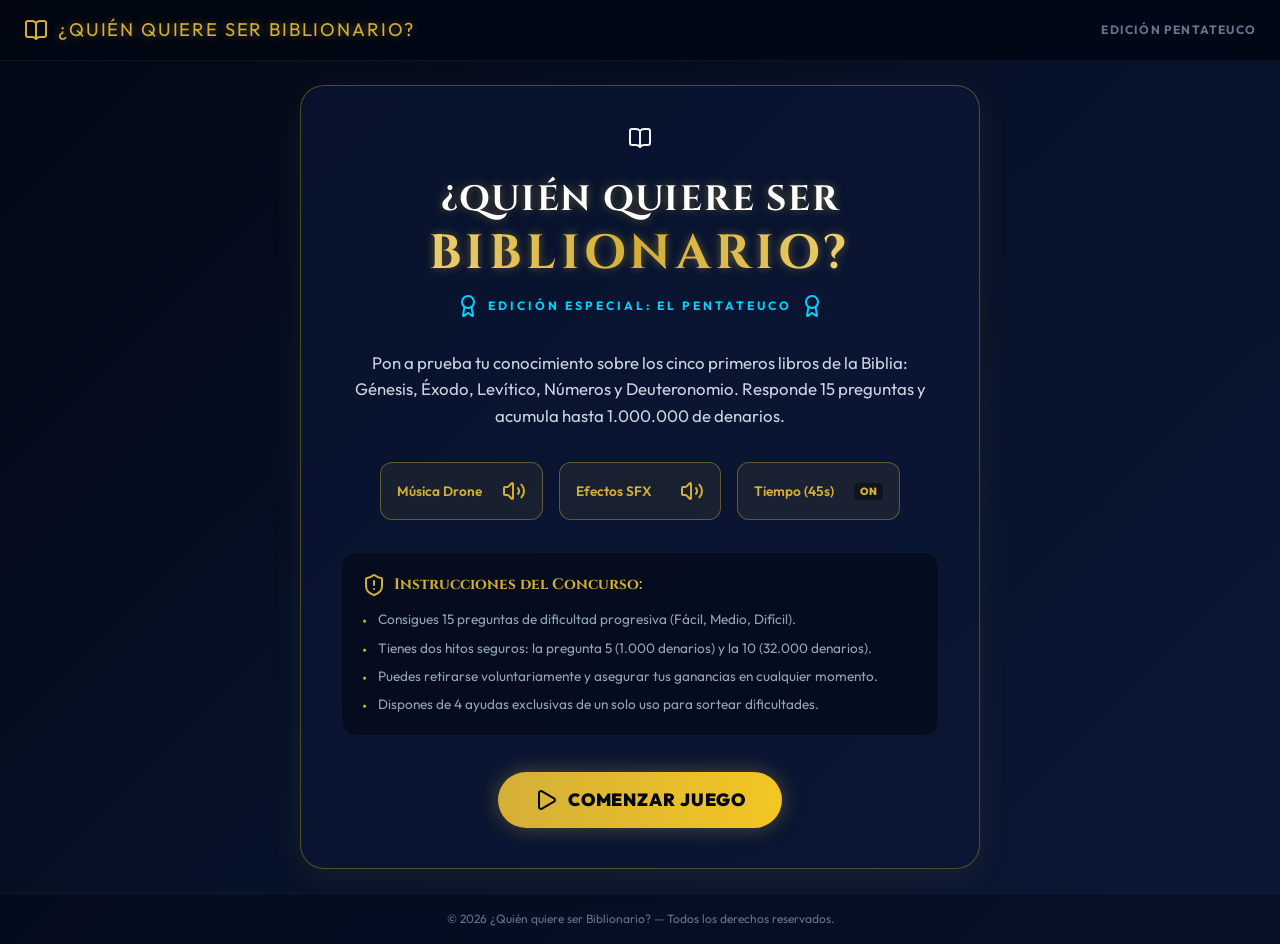
<file: tools/biblionario-pentateuco/index.html>
<!doctype html>
<html lang="es">
  <head>
    <meta charset="UTF-8" />
    <link rel="icon" type="image/svg+xml" href="assets/react-CHdo91hT.svg" />
    <meta name="viewport" content="width=device-width, initial-scale=1.0" />
    <title>¿Quién quiere ser Biblionario? - Edición Pentateuco</title>
    <script type="module" crossorigin src="assets/index-C0cCr70f.js"></script>
    <link rel="stylesheet" crossorigin href="assets/index-Bv5iWjD-.css">
  </head>
  <body>
    <div id="root"></div>
  </body>
</html>
</file>
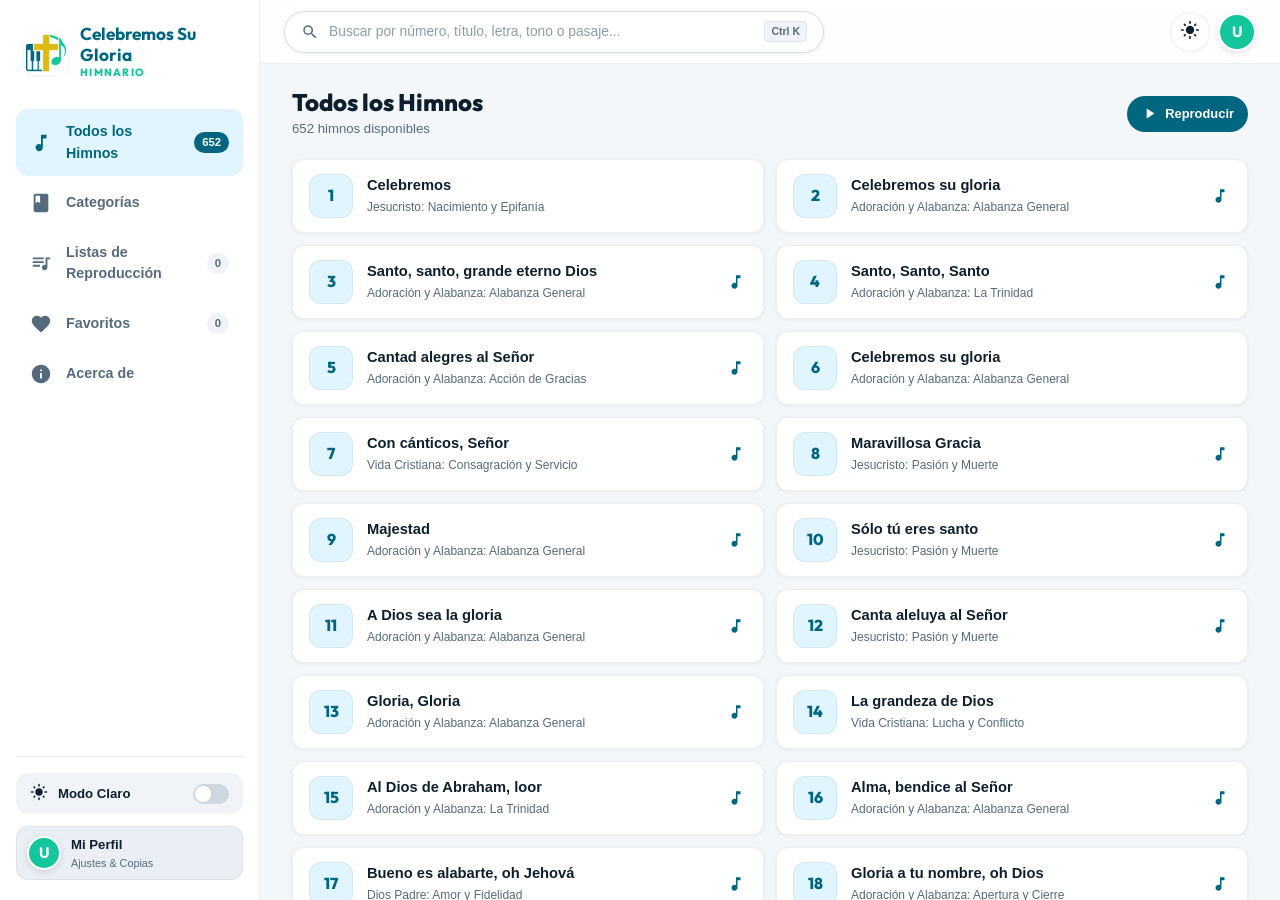
<file: tools/apps/himnario/index.html>
<!DOCTYPE html>
<html lang="es">
<head>
  <meta charset="UTF-8" />
  <meta name="viewport" content="width=device-width, initial-scale=1.0, maximum-scale=1.0, user-scalable=no, viewport-fit=cover" />
  
  <!-- Google Analytics (gtag.js) -->
  <script async src="https://www.googletagmanager.com/gtag/js?id=G-PZC9BFRY47"></script>
  <script>
    window.dataLayer = window.dataLayer || [];
    function gtag() { dataLayer.push(arguments); }
    gtag('js', new Date());
    gtag('config', 'G-PZC9BFRY47');
  </script>
  
  <!-- Primary Meta Tags -->
  <title>Celebremos Su Gloria - Himnario Cristiano</title>
  <meta name="title" content="Celebremos Su Gloria - Himnario Cristiano" />
  <meta name="description" content="Himnario Celebremos Su Gloria en línea con letras completas, audios por tono, coros destacados, búsqueda rápida, listas de reproducción y favoritos." />
  <meta name="keywords" content="himnario, celebremos su gloria, himnos cristianos, alabanza, partituras, tonos, mp3, letras de himnos" />
  <meta name="author" content="Alejandro Morales" />
  <meta name="robots" content="index, follow" />

  <!-- PWA & Mobile Web App Meta Tags -->
  <meta name="theme-color" content="#006680" />
  <meta name="mobile-web-app-capable" content="yes" />
  <meta name="apple-mobile-web-app-capable" content="yes" />
  <meta name="apple-mobile-web-app-status-bar-style" content="black-translucent" />
  <meta name="apple-mobile-web-app-title" content="Himnario" />
  <link rel="manifest" href="./manifest.webmanifest" />

  <!-- Favicons -->
  <link rel="icon" type="image/svg+xml" href="./favicon.svg" />
  <link rel="apple-touch-icon" href="./logo.png" />

  <!-- Open Graph / Facebook / WhatsApp -->
  <meta property="og:type" content="website" />
  <meta property="og:title" content="Celebremos Su Gloria - Himnario Cristiano" />
  <meta property="og:description" content="Himnario Celebremos Su Gloria con letras, audios, tonos, listas y favoritos." />
  <meta property="og:image" content="./logo.png" />

  <!-- Preconnect to Google Fonts and Berea Audio CDN -->
  <link rel="preconnect" href="https://fonts.googleapis.com" />
  <link rel="preconnect" href="https://fonts.gstatic.com" crossorigin />
  <link rel="stylesheet" href="https://fonts.googleapis.com/css2?family=Bebas+Neue&family=Montserrat:wght@400;600;700;800;900&family=Outfit:wght@400;500;600;700;800;900&family=Plus+Jakarta+Sans:wght@400;500;600;700;800&family=Poppins:wght@400;500;600;700;800;900&display=swap" />
  <link rel="preconnect" href="https://www.palabradeverdad.com" />
  <script type="module" crossorigin src="./assets/index-BE0G1ej4.js"></script>
  <link rel="stylesheet" crossorigin href="./assets/index-qxqsViNw.css">
</head>
<body>
  <noscript>
    <div style="padding: 24px; text-align: center; font-family: sans-serif;">
      <h2>JavaScript requerido</h2>
      <p>Por favor activa JavaScript para utilizar el Himnario Celebremos Su Gloria.</p>
    </div>
  </noscript>

  <div id="app"></div>

</body>
</html>
</file>
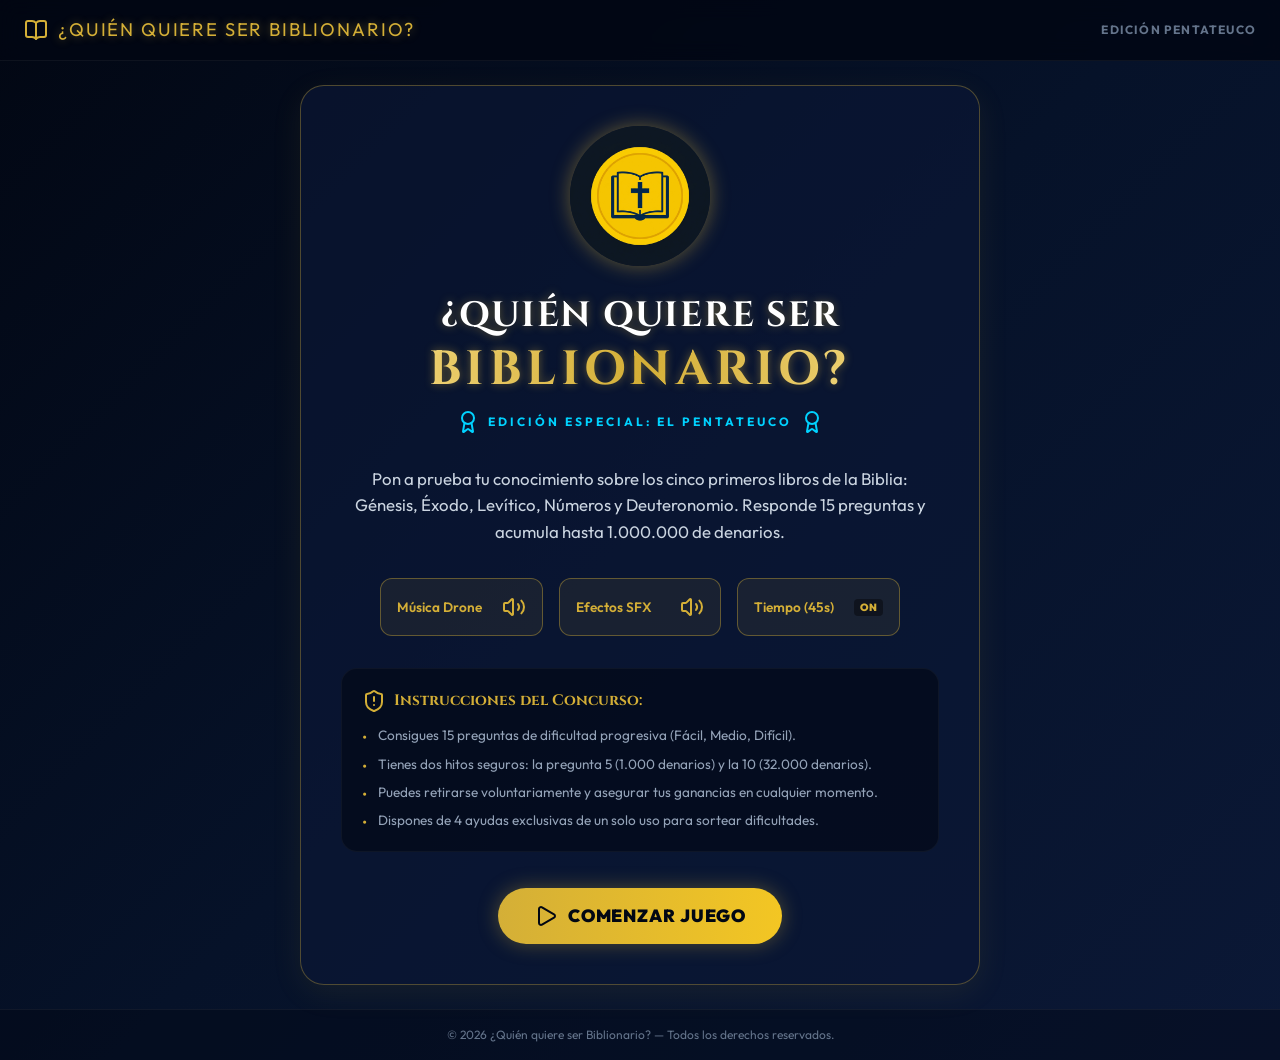
<file: tools/juegos/biblionario/pentateuco/index.html>
<!doctype html>
<html lang="es">
  <head>
    <meta charset="UTF-8" />
    <link rel="icon" type="image/png" href="favicon.png" />
    <meta name="viewport" content="width=device-width, initial-scale=1.0" />
    <title>¿Quién quiere ser Biblionario? - Edición Pentateuco</title>

    <!-- Google Analytics (gtag.js) -->
    <script async src="https://www.googletagmanager.com/gtag/js?id=G-PZC9BFRY47"></script>
    <script>
      window.dataLayer = window.dataLayer || [];
      function gtag(){dataLayer.push(arguments);}
      gtag('js', new Date());
      gtag('config', 'G-PZC9BFRY47', {
        anonymize_ip: true,
        send_page_view: true
      });
    </script>

    <script type="module" crossorigin src="assets/index-BnfIRSNo.js"></script>
    <link rel="stylesheet" crossorigin href="assets/index-B8v30rRr.css">
  </head>
  <body>
    <div id="root"></div>
  </body>
</html>
</file>
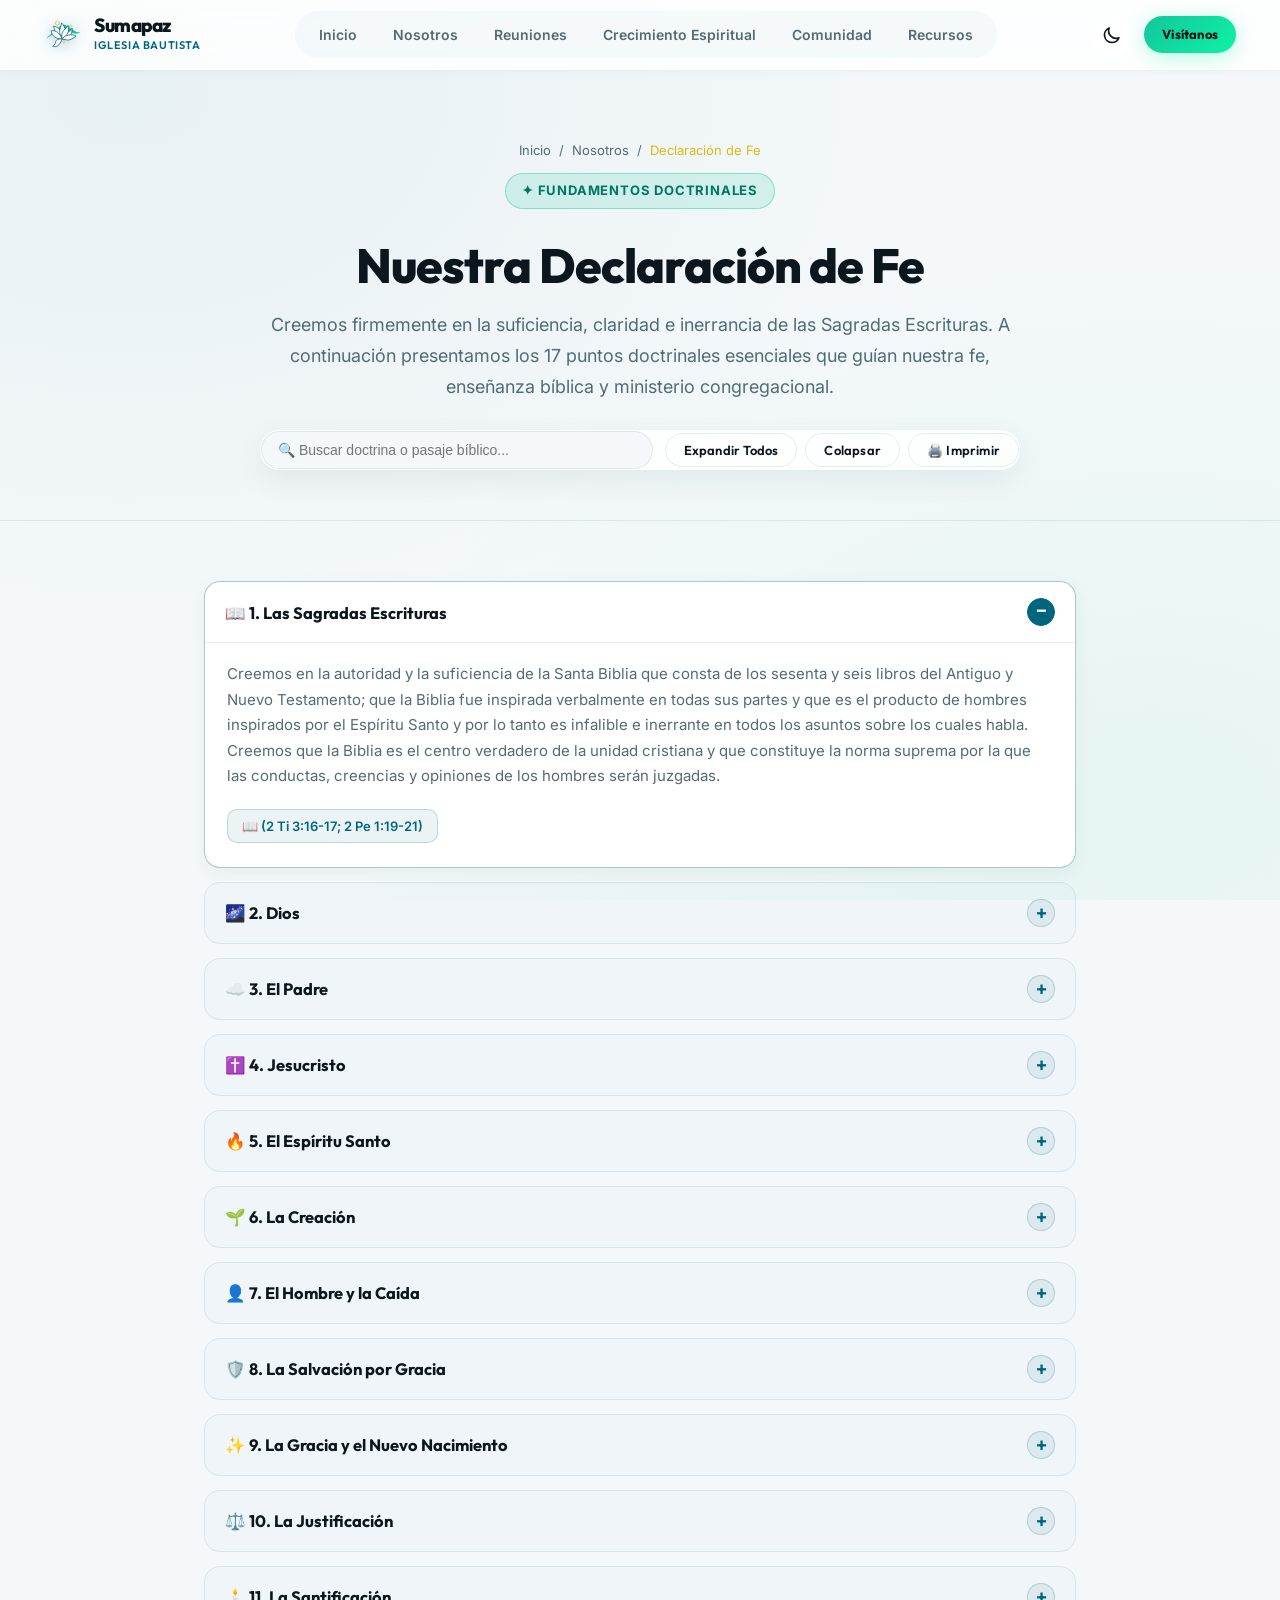
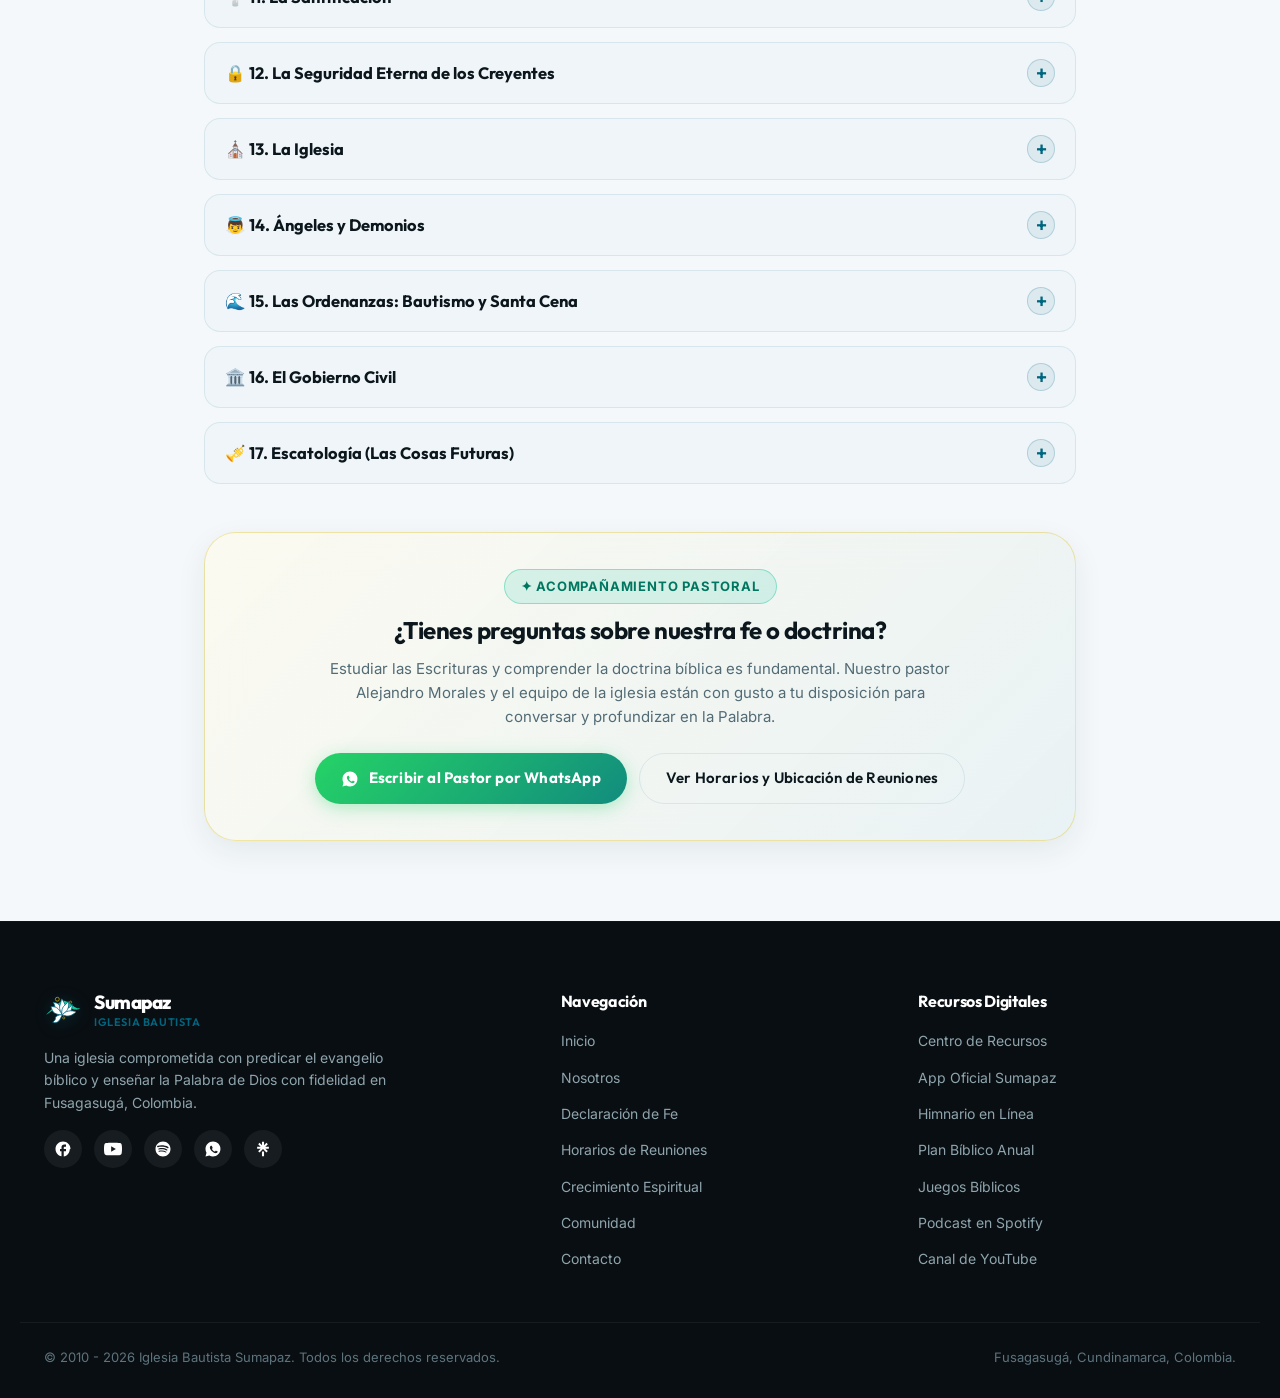
<file: declaracion-de-fe.html>
<!DOCTYPE html>
<html lang="es">

<head>
    <meta charset="UTF-8">
    <meta name="viewport" content="width=device-width, initial-scale=1.0">

    <!-- Google Analytics (gtag.js) -->
    <script async src="https://www.googletagmanager.com/gtag/js?id=G-PZC9BFRY47"></script>
    <script>
        window.dataLayer = window.dataLayer || [];
        function gtag() { dataLayer.push(arguments); }
        gtag('js', new Date());
        gtag('config', 'G-PZC9BFRY47');
    </script>

    <!-- SEO Optimization Meta Tags -->
    <title>Declaración de Fe y Creencias | Iglesia Bautista Sumapaz</title>
    <meta name="description"
        content="Conoce los 17 fundamentos doctrinales y principios bíblicos de la Iglesia Bautista Sumapaz en Fusagasugá: Las Escrituras, Trinidad, Salvación por Gracia, La Iglesia y Escatología.">
    <meta name="keywords"
        content="Declaracion de Fe, Doctrina Bautista, Creencias Iglesia Bautista Sumapaz, Fusagasuga, Salvacion por gracia, Predicacion expositiva, Teologia bautista">
    <meta name="author" content="Iglesia Bautista Sumapaz">
    <meta name="robots" content="index, follow">

    <!-- Open Graph (Facebook / WhatsApp / LinkedIn) -->
    <meta property="og:title" content="Declaración de Fe y Creencias | Iglesia Bautista Sumapaz">
    <meta property="og:description"
        content="Conoce los 17 fundamentos doctrinales y principios bíblicos esenciales que fundamentan nuestra fe, ministerio y vida de iglesia.">
    <meta property="og:image" content="assets/hero_bg.webp">
    <meta property="og:url" content="https://iglesiabautistasumapaz.org/declaracion-de-fe.html">
    <meta property="og:type" content="website">

    <!-- Twitter Cards -->
    <meta name="twitter:card" content="summary_large_image">
    <meta name="twitter:title" content="Declaración de Fe | Iglesia Bautista Sumapaz">
    <meta name="twitter:description"
        content="17 artículos esenciales de la fe cristiana y la doctrina bíblica que creemos, enseñamos y vivimos en Fusagasugá.">
    <meta name="twitter:image" content="assets/hero_bg.webp">

    <!-- Fonts (Outfit for Headers, Inter for Body) -->
    <link rel="preconnect" href="https://fonts.googleapis.com">
    <link rel="preconnect" href="https://fonts.gstatic.com" crossorigin>
    <link
        href="https://fonts.googleapis.com/css2?family=Inter:wght@300;400;500;600;700&family=Outfit:wght@400;500;600;700;800&display=swap"
        rel="stylesheet">

    <!-- Stylesheets -->
    <link rel="stylesheet" href="css/styles.css">

    <!-- Favicon -->
    <link rel="icon" type="image/svg+xml" href="assets/logo.svg">

    <!-- Inline Script to apply dark theme immediately to avoid flash -->
    <script>
        (function () {
            const savedTheme = localStorage.getItem('theme');
            const systemPrefersDark = window.matchMedia('(prefers-color-scheme: dark)').matches;
            if (savedTheme === 'dark' || (!savedTheme && systemPrefersDark)) {
                document.documentElement.setAttribute('data-theme', 'dark');
            } else {
                document.documentElement.setAttribute('data-theme', 'light');
            }
        })();
    </script>
</head>

<body>

    <!-- Header Navigation -->
    <header class="main-header header-solid scrolled" id="main-header">
        <div class="nav-container">
            <a href="index.html#inicio" class="logo-link">
                <img src="assets/logo.svg" alt="Iglesia Bautista Sumapaz Logo" class="nav-logo" id="header-logo">
                <div class="logo-text-group">
                    <span class="logo-text-main">Sumapaz</span>
                    <span class="logo-text-sub">Iglesia Bautista</span>
                </div>
            </a>

            <nav class="primary-navigation" id="primary-navigation" aria-label="Navegación principal">
                <ul class="nav-pill-wrapper">
                    <li><a href="index.html#inicio">Inicio</a></li>
                    <li><a href="index.html#nosotros">Nosotros</a></li>
                    <li><a href="index.html#reuniones">Reuniones</a></li>
                    <li><a href="index.html#crecimiento">Crecimiento Espiritual</a></li>
                    <li><a href="index.html#comunidad">Comunidad</a></li>
                    <li><a href="recursos.html">Recursos</a></li>
                </ul>
                <div class="mobile-nav-cta">
                    <a href="index.html#reuniones" class="btn btn-primary btn-sm btn-block">Visítanos</a>
                </div>
            </nav>

            <div class="header-actions">
                <button class="theme-toggle" id="theme-toggle" aria-label="Cambiar tema">
                    <svg class="sun-icon" xmlns="http://www.w3.org/2000/svg" fill="none" viewBox="0 0 24 24"
                        stroke="currentColor" stroke-width="2">
                        <path stroke-linecap="round" stroke-linejoin="round"
                            d="M12 3v1m0 16v1m9-9h-1M4 12H3m15.364-6.364l-.707.707M6.343 17.657l-.707.707m12.728 0l-.707-.707M6.343 6.343l-.707-.707m12.728 12.728A9 9 0 115.636 5.636m12.728 12.728L12 12" />
                    </svg>
                    <svg class="moon-icon" xmlns="http://www.w3.org/2000/svg" fill="none" viewBox="0 0 24 24"
                        stroke="currentColor" stroke-width="2">
                        <path stroke-linecap="round" stroke-linejoin="round"
                            d="M20.354 15.354A9 9 0 018.646 3.646 9.003 9.003 0 0012 21a9.003 9.003 0 008.354-5.646z" />
                    </svg>
                </button>
                <a href="index.html#reuniones" class="btn btn-primary btn-sm header-cta-btn">Visítanos</a>
                <button class="mobile-nav-toggle" id="mobile-nav-toggle" aria-controls="primary-navigation" aria-expanded="false"
                    aria-label="Abrir menú">
                    <div class="hamburger-icon"></div>
                </button>
            </div>
        </div>
    </header>

    <main>
        <!-- Hero Section -->
        <section class="resources-page-hero">
            <div class="container">
                <div style="display: flex; justify-content: center; gap: 8px; font-size: 13px; color: var(--text-muted); margin-bottom: 12px;">
                    <a href="index.html" style="color: var(--text-muted); text-decoration: none;">Inicio</a>
                    <span>/</span>
                    <a href="index.html#nosotros" style="color: var(--text-muted); text-decoration: none;">Nosotros</a>
                    <span>/</span>
                    <span style="color: var(--gold);">Declaración de Fe</span>
                </div>

                <div class="section-pill-badge">✦ Fundamentos Doctrinales</div>
                <h1 class="section-title" style="font-size: clamp(30px, 4.5vw, 48px); margin-top: 12px;">Nuestra Declaración de Fe</h1>
                <p class="section-desc" style="max-width: 760px; margin: 0 auto 28px;">
                    Creemos firmemente en la suficiencia, claridad e inerrancia de las Sagradas Escrituras. A continuación presentamos los 17 puntos doctrinales esenciales que guían nuestra fe, enseñanza bíblica y ministerio congregacional.
                </p>

                <!-- Action Controls Bar -->
                <div style="max-width: 760px; margin: 0 auto; display: flex; flex-wrap: wrap; gap: 12px; justify-content: space-between; align-items: center;" class="card-glass" style="padding: 16px 20px; border-radius: var(--radius-md);">
                    <div style="flex: 1; min-width: 240px; position: relative;">
                        <input type="text" id="doctrina-search" placeholder="🔍 Buscar doctrina o pasaje bíblico..." 
                            style="width: 100%; padding: 10px 16px; border-radius: var(--radius-round); border: 1px solid var(--border-color); background: var(--bg-color); color: var(--text-color); font-size: 14px; outline: none; transition: border-color 0.2s;">
                    </div>
                    <div style="display: flex; gap: 8px;">
                        <button id="expand-all-btn" class="btn btn-outline btn-sm" style="font-size: 13px;">Expandir Todos</button>
                        <button id="collapse-all-btn" class="btn btn-outline btn-sm" style="font-size: 13px;">Colapsar</button>
                        <button onclick="window.print()" class="btn btn-outline btn-sm" style="font-size: 13px;" title="Imprimir o Guardar en PDF">🖨️ Imprimir</button>
                    </div>
                </div>
            </div>
        </section>

        <!-- Doctrinal Points Section -->
        <section class="resources-container-section" style="padding: 40px 0 80px;">
            <div class="container" style="max-width: 920px;">
                <div class="declaracion-content" id="doctrinal-list">

                    <details class="faith-section" open id="punto-1">
                        <summary>📖 1. Las Sagradas Escrituras</summary>
                        <div class="faith-section-content">
                            <p>Creemos en la autoridad y la suficiencia de la Santa Biblia que consta de los sesenta y
                                seis libros del Antiguo y Nuevo Testamento; que la Biblia fue inspirada verbalmente en
                                todas sus partes y que es el producto de hombres inspirados por el Espíritu Santo y por
                                lo tanto es infalible e inerrante en todos los asuntos sobre los cuales habla. Creemos
                                que la Biblia es el centro verdadero de la unidad cristiana y que constituye la norma
                                suprema por la que las conductas, creencias y opiniones de los hombres serán juzgadas.
                            </p>
                            <span class="bible-citations">📖 (2 Ti 3:16-17; 2 Pe 1:19-21)</span>
                        </div>
                    </details>

                    <details class="faith-section" id="punto-2">
                        <summary>🌌 2. Dios</summary>
                        <div class="faith-section-content">
                            <p>Creemos que existe solamente un Dios vivo y verdadero, espíritu infinito, creador y
                                gobernador supremo del cielo y de la tierra; inefablemente glorioso en santidad y digno
                                de todo honor, toda confianza y todo amor. Que en la unidad de la Deidad existen tres
                                personas: el Padre, el Hijo y el Espíritu Santo, que son iguales en todas las
                                perfecciones divinas y que desempeñan oficios distintos pero armoniosos en la gran obra
                                de la salvación.</p>
                            <span class="bible-citations">📖 (Ex 20:2-3; Mt 28:19; 1 Co 8:6; 2 Co 13:14; Ap 4:11)</span>
                        </div>
                    </details>

                    <details class="faith-section" id="punto-3">
                        <summary>☁️ 3. El Padre</summary>
                        <div class="faith-section-content">
                            <p>Creemos que Dios el Padre, la primera persona de la Trinidad, ordena y dispone todo según
                                sus propósitos y gracia. Él es Creador de todo lo que existe. Siendo el único gobernador
                                absoluto y omnipotente en el universo, es soberano en la creación, providencia, y
                                redención. Su paternidad involucra su designación dentro de la Trinidad y su relación
                                con la humanidad. Siendo Creador es Padre de todo hombre, pero únicamente es Padre
                                espiritual de los creyentes.</p>
                            <span class="bible-citations">📖 (Sal 145:8-9; 2 Co 13:14; Gn 1:1-31; Ef 3:9; Sal 103:19; Ro
                                11:36; Ef 4:6; Ro 8:14; 2 Co 6:18)</span>
                        </div>
                    </details>

                    <details class="faith-section" id="punto-4">
                        <summary>✝️ 4. Jesucristo</summary>
                        <div class="faith-section-content">
                            <p>Creemos que el Hijo de Dios es una persona divina, igual con Dios el Padre y Dios el
                                Espíritu Santo; que cuando llegó la plenitud del tiempo, tomó sobre sí la naturaleza del
                                hombre, aunque sin pecado, siendo engendrado por el Espíritu Santo de una manera
                                milagrosa en el vientre de María, una virgen; de manera que, dos naturalezas completas,
                                perfectas y distintas se unieron inseparablemente en una persona. Esta persona es
                                verdadero Dios y verdadero hombre; y sin embargo, un solo Cristo, el único Mediador
                                entre Dios y los seres humanos. Creemos en la resurrección corporal de Jesucristo y en
                                su ascensión al cielo, donde ahora está sentado a la diestra del Padre como nuestro Sumo
                                Sacerdote quien intercede por nosotros.</p>
                            <span class="bible-citations">📖 (Mt 1:18-25; Lc 1:35; Jn 1:1,14; Jn 8:58; Gá 4:4; Flp
                                2:5-11; 1 Ti 2:5; Heb 2:14; Mt 28:6-7; Jn 20:27; Hch 1:9-11; 1 Co 15:4; Heb 7:25; 1 Jn
                                2:1)</span>
                        </div>
                    </details>

                    <details class="faith-section" id="punto-5">
                        <summary>🔥 5. El Espíritu Santo</summary>
                        <div class="faith-section-content">
                            <p>Creemos que el Espíritu Santo es una persona divina, igual con Dios el Padre y Dios el
                                Hijo; que Él estuvo activo en la creación; que en su relación con el mundo incrédulo
                                restringirá el mal hasta que el propósito de Dios se haya cumplido y que Él convence de
                                pecado, de justicia y de juicio; que Él da testimonio de la verdad del Evangelio en su
                                proclamación; que Él es el Autor del nuevo nacimiento; que Él sella, dota, guía, enseña,
                                testifica, santifica y ayuda al creyente.</p>
                            <span class="bible-citations">📖 (Gn 1:1-3; Mt 28:19; Jn 3:5-6; Jn 14:16-17; Jn 16:8-11; Ro
                                8:14,26-27; Ef 1:13-14)</span>
                        </div>
                    </details>

                    <details class="faith-section" id="punto-6">
                        <summary>🌱 6. La Creación</summary>
                        <div class="faith-section-content">
                            <p>Creemos la narración bíblica acerca de la creación del universo físico, de los ángeles y
                                del hombre; que este relato no es ni alegoría, ni mito, sino un relato literal e
                                histórico de los actos creativos directos e inmediatos de Dios sin ningún tipo de
                                proceso evolutivo; que el hombre fue creado por una obra directa de Dios y no de formas
                                ya existentes de la vida; y que todos los hombres descienden de Adán y Eva.</p>
                            <span class="bible-citations">📖 (Gn 1-2; Jn 1:3; Col 1:16-17)</span>
                        </div>
                    </details>

                    <details class="faith-section" id="punto-7">
                        <summary>👤 7. El Hombre y la Caída</summary>
                        <div class="faith-section-content">
                            <p>Creemos que el ser humano fue creado en inocencia a imagen y semejanza de Dios, pero que
                                por su transgresión voluntaria Adán cayó de su estado de inocencia y felicidad, y que
                                todos los seres humanos pecaron en él y como resultado están destituidos de la gloria de
                                Dios, son pecadores por naturaleza y por práctica, razón por la cuál están bajo justa
                                condenación.</p>
                            <span class="bible-citations">📖 (Gn 3:1-6; Ro 3:10-19; Ro 5:12,19)</span>
                        </div>
                    </details>

                    <details class="faith-section" id="punto-8">
                        <summary>🛡️ 8. La Salvación por Gracia</summary>
                        <div class="faith-section-content">
                            <p>Creemos que la salvación del justo juicio de Dios para el pecador se recibe por gracia, a
                                través de la fe en la obra que el Señor Jesucristo consumó en la cruz, muriendo en
                                nuestro lugar, únicamente, y no a través de buenas obras.</p>
                            <span class="bible-citations">📖 (Ef 2:8-9; Ro 8:35-39; 1 Co 15:51-52; Ap 20:12-15)</span>
                        </div>
                    </details>

                    <details class="faith-section" id="punto-9">
                        <summary>✨ 9. La Gracia y el Nuevo Nacimiento</summary>
                        <div class="faith-section-content">
                            <p>Creemos que para ser salvos, los pecadores tienen que nacer de nuevo; que el nuevo
                                nacimiento es una nueva creación en Cristo Jesús; que es instantáneo y no un proceso;
                                que la persona recibe vida eterna, don gratuito de Dios por medio del Espíritu Santo.
                            </p>
                            <span class="bible-citations">📖 (Jn 3:3-8; Ro 6:23; 2 Co 5:17; Ef 2:1)</span>
                        </div>
                    </details>

                    <details class="faith-section" id="punto-10">
                        <summary>⚖️ 10. La Justificación</summary>
                        <div class="faith-section-content">
                            <p>Creemos que la justificación es el acto judicial de Dios por el cual Él declara justo al
                                creyente con base en la justicia imputada de Cristo, únicamente por medio de la fe en el
                                Redentor.</p>
                            <span class="bible-citations">📖 (Ro 3:24; Ro 4:5; Ro 5:1,9; Gál 2:16)</span>
                        </div>
                    </details>

                    <details class="faith-section" id="punto-11">
                        <summary>🕯️ 11. La Santificación</summary>
                        <div class="faith-section-content">
                            <p>Creemos que la santificación es el acto divino de apartar al creyente para Dios,
                                haciéndonos más como Cristo en santificación posicional, progresiva y completa.</p>
                            <span class="bible-citations">📖 (Heb 10:10-14; Jn 17:17; 2 Co 3:18; 1 Ts 5:23-24)</span>
                        </div>
                    </details>

                    <details class="faith-section" id="punto-12">
                        <summary>🔒 12. La Seguridad Eterna de los Creyentes</summary>
                        <div class="faith-section-content">
                            <p>Creemos que todos los que verdaderamente han nacido de nuevo son guardados por Dios el
                                Padre para Jesucristo de modo que ciertamente perseverarán en Cristo hasta el fin.</p>
                            <span class="bible-citations">📖 (Flp 1:6; Jn 10:28-29; Ro 8:35-39; 1 Pe 1:3-9)</span>
                        </div>
                    </details>

                    <details class="faith-section" id="punto-13">
                        <summary>⛪ 13. La Iglesia</summary>
                        <div class="faith-section-content">
                            <p>Creemos en la iglesia local como una congregación de creyentes bautizados, asociados en
                                la fe y comunión del Evangelio, y en la iglesia como el cuerpo universal de todos los
                                creyentes en Cristo.</p>
                            <span class="bible-citations">📖 (Mt 28:19-20; Hch 2:41-42; 1 Co 12:13; Ef 1:22-23; 1 Ti 3;
                                Tit 1)</span>
                        </div>
                    </details>

                    <details class="faith-section" id="punto-14">
                        <summary>👼 14. Ángeles y Demonios</summary>
                        <div class="faith-section-content">
                            <p>Creemos en la existencia de los santos ángeles como siervos de Dios, y en la realidad de
                                Satanás y sus demonios como enemigos vencidos que sufrirán juicio eterno.</p>
                            <span class="bible-citations">📖 (Sal 148:2; Heb 1:14; Is 14:12-17; Mt 25:41; Ap
                                20:10)</span>
                        </div>
                    </details>

                    <details class="faith-section" id="punto-15">
                        <summary>🌊 15. Las Ordenanzas: Bautismo y Santa Cena</summary>
                        <div class="faith-section-content">
                            <p>Creemos que el bautismo cristiano es por inmersión de un creyente en agua en el nombre
                                del Padre, del Hijo y del Espíritu Santo, y que la Cena del Señor es la conmemoración de
                                Su muerte hasta que Él venga.</p>
                            <span class="bible-citations">📖 (Mt 28:19-20; Hch 8:36-39; Ro 6:3-5; 1 Co 11:23-28)</span>
                        </div>
                    </details>

                    <details class="faith-section" id="punto-16">
                        <summary>🏛️ 16. El Gobierno Civil</summary>
                        <div class="faith-section-content">
                            <p>Creemos que el gobierno civil es establecido por Dios para el bienestar y orden de la
                                sociedad humana, debiendo orar por los gobernantes y obedecer las leyes justas.</p>
                            <span class="bible-citations">📖 (Ro 13:1-7; 1 Ti 2:1-2; Hch 5:29)</span>
                        </div>
                    </details>

                    <details class="faith-section" id="punto-17">
                        <summary>🎺 17. Escatología (Las Cosas Futuras)</summary>
                        <div class="faith-section-content">
                            <p>Creemos en la bendita esperanza del regreso visible y corporal de nuestro Señor
                                Jesucristo, la resurrección de los santos para vida eterna en Su presencia y el juicio
                                final del Gran Trono Blanco.</p>
                            <span class="bible-citations">📖 (Tit 2:13; 1 Ts 4:13-18; Ap 19:11-16; Ap 20:11-15; Ap
                                21)</span>
                        </div>
                    </details>
                </div>

                <!-- Pastoral Dialogue Box -->
                <div class="card-glass" style="margin-top: 48px; padding: 36px 32px; border-radius: var(--radius-xl); border: 1.5px solid rgba(220, 187, 17, 0.35); text-align: center; background: linear-gradient(135deg, rgba(220, 187, 17, 0.06) 0%, rgba(0, 102, 128, 0.08) 100%), var(--surface-glass);">
                    <div class="section-pill-badge" style="margin-bottom: 12px;">✦ Acompañamiento Pastoral</div>
                    <h3 style="font-family: var(--font-heading); font-size: 24px; margin-bottom: 12px; color: var(--text-color);">¿Tienes preguntas sobre nuestra fe o doctrina?</h3>
                    <p style="font-size: 15px; color: var(--text-muted); max-width: 620px; margin: 0 auto 24px; line-height: 1.6;">
                        Estudiar las Escrituras y comprender la doctrina bíblica es fundamental. Nuestro pastor Alejandro Morales y el equipo de la iglesia están con gusto a tu disposición para conversar y profundizar en la Palabra.
                    </p>
                    <div style="display: flex; gap: 12px; justify-content: center; flex-wrap: wrap;">
                        <a href="https://wa.me/573209056394?text=Hola%20Pastor%20Alejandro,%20quisiera%20conversar%20sobre%20la%20declaraci%C3%B3n%20de%20fe%20de%20la%20iglesia."
                            target="_blank" rel="noopener noreferrer" class="btn btn-whatsapp btn-md">
                            <svg viewBox="0 0 24 24" width="18" height="18" fill="currentColor">
                                <path
                                    d="M12.031 2C6.49 2 2 6.48 2 12.01c0 1.77.46 3.48 1.33 4.99L2 22l5.13-1.34c1.45.79 3.09 1.21 4.76 1.21 5.54 0 10.03-4.48 10.03-10.01 0-2.67-1.04-5.18-2.93-7.07C17.09 2.94 14.59 2 12.03 2zm5.79 14.21c-.24.68-1.19 1.23-1.63 1.27-.45.04-.89.22-2.89-.57-2.56-1.01-4.21-3.62-4.34-3.8-.13-.17-1.09-1.45-1.09-2.76 0-1.31.68-1.96.93-2.22.25-.26.54-.33.72-.33.18 0 .36 0 .52.01.17.01.39-.06.61.47.23.55.77 1.88.84 2 .07.13.12.28.03.45-.09.18-.13.28-.27.43-.14.15-.3.34-.43.46-.15.15-.3.31-.13.61.17.3.75 1.23 1.62 2.01.88.78 1.62 1.02 1.85 1.15.23.13.36.11.5-.05.14-.15.61-.71.77-.95.16-.24.33-.2.55-.12.23.08 1.45.68 1.7.81.25.13.41.19.47.3.06.11.06.64-.18 1.32z" />
                            </svg>
                            Escribir al Pastor por WhatsApp
                        </a>
                        <a href="index.html#reuniones" class="btn btn-outline btn-md">
                            Ver Horarios y Ubicación de Reuniones
                        </a>
                    </div>
                </div>
            </div>
        </section>
    </main>

    <!-- Footer -->
    <footer class="main-footer">
        <div class="container footer-grid">
            <div class="footer-brand">
                <a href="index.html#inicio" class="logo-link footer-logo">
                    <img src="assets/logo.svg" alt="Iglesia Bautista Sumapaz Logo" class="nav-logo">
                    <div class="logo-text-group">
                        <span class="logo-text-main" style="color: #ffffff;">Sumapaz</span>
                        <span class="logo-text-sub">Iglesia Bautista</span>
                    </div>
                </a>
                <p class="footer-tagline">
                    Una iglesia comprometida con predicar el evangelio bíblico y enseñar la Palabra de Dios con
                    fidelidad en Fusagasugá, Colombia.
                </p>
                <div class="footer-social-links">
                    <a href="https://www.facebook.com/iglesiabautistasumapaz" target="_blank" rel="noopener noreferrer"
                        class="footer-social-btn" aria-label="Facebook">
                        <svg viewBox="0 0 24 24" width="18" height="18" fill="currentColor">
                            <path
                                d="M22 12c0-5.52-4.48-10-10-10S2 6.48 2 12c0 4.84 3.44 8.87 8 9.8V15H8v-3h2V9.5C10 7.57 11.57 6 13.5 6H16v3h-2c-.55 0-1 .45-1 1v2h3v3h-3v6.95c4.56-.93 8-4.96 8-9.75z" />
                        </svg>
                    </a>
                    <a href="https://www.youtube.com/@IglesiaBautistaSumapaz" target="_blank" rel="noopener noreferrer"
                        class="footer-social-btn" aria-label="YouTube">
                        <svg viewBox="0 0 24 24" width="18" height="18" fill="currentColor">
                            <path
                                d="M23.498 6.163a3.003 3.003 0 0 0-2.11-2.11C19.517 3.545 12 3.545 12 3.545s-7.517 0-9.388.508a3.003 3.003 0 0 0-2.11 2.11C0 8.033 0 12 0 12s0 3.967.502 5.837a3.003 3.003 0 0 0 2.11 2.11c1.871.508 9.388.508 9.388.508s7.517 0 9.388-.508a3.003 3.003 0 0 0 2.11-2.11C24 15.967 24 12 24 12s0-3.967-.502-5.837zM9.545 15.568V8.432L15.818 12l-6.273 3.568z" />
                        </svg>
                    </a>
                    <a href="https://open.spotify.com/show/2WONi2DdFl5oHKLg0FNgMj" target="_blank"
                        rel="noopener noreferrer" class="footer-social-btn" aria-label="Spotify">
                        <svg viewBox="0 0 24 24" width="18" height="18" fill="currentColor">
                            <path
                                d="M12 2C6.477 2 2 6.477 2 12s4.477 10 10 10 10-4.477 10-10S17.523 2 12 2zm4.586 14.424c-.18.295-.565.387-.86.207-2.377-1.454-5.37-1.783-8.893-.982-.336.075-.67-.136-.746-.472-.075-.337.136-.67.472-.746 3.852-.878 7.144-.504 9.822 1.134.295.18.387.565.207.86zm1.225-2.72c-.227.367-.707.487-1.074.26-2.72-1.672-6.87-2.157-10.073-1.185-.413.125-.847-.107-.972-.52-.125-.413.107-.847.52-.972 3.657-1.11 8.224-.567 11.34 1.348.366.226.486.706.26 1.073zm.106-2.833C14.484 8.78 8.74 8.59 5.405 9.602c-.512.155-1.046-.135-1.202-.647-.156-.512.135-1.047.647-1.202 3.82-1.16 10.158-.942 14.15 1.43.46.273.61.87.337 1.33-.273.46-.87.61-1.33.337z" />
                        </svg>
                    </a>
                    <a href="https://wa.me/573209056394" target="_blank" rel="noopener noreferrer"
                        class="footer-social-btn" aria-label="WhatsApp">
                        <svg viewBox="0 0 24 24" width="18" height="18" fill="currentColor">
                            <path
                                d="M12.031 2C6.49 2 2 6.48 2 12.01c0 1.77.46 3.48 1.33 4.99L2 22l5.13-1.34c1.45.79 3.09 1.21 4.76 1.21 5.54 0 10.03-4.48 10.03-10.01 0-2.67-1.04-5.18-2.93-7.07C17.09 2.94 14.59 2 12.03 2zm5.79 14.21c-.24.68-1.19 1.23-1.63 1.27-.45.04-.89.22-2.89-.57-2.56-1.01-4.21-3.62-4.34-3.8-.13-.17-1.09-1.45-1.09-2.76 0-1.31.68-1.96.93-2.22.25-.26.54-.33.72-.33.18 0 .36 0 .52.01.17.01.39-.06.61.47.23.55.77 1.88.84 2 .07.13.12.28.03.45-.09.18-.13.28-.27.43-.14.15-.3.34-.43.46-.15.15-.3.31-.13.61.17.3.75 1.23 1.62 2.01.88.78 1.62 1.02 1.85 1.15.23.13.36.11.5-.05.14-.15.61-.71.77-.95.16-.24.33-.2.55-.12.23.08 1.45.68 1.7.81.25.13.41.19.47.3.06.11.06.64-.18 1.32z" />
                        </svg>
                    </a>
                    <a href="https://linktr.ee/sumapaz" target="_blank" rel="noopener noreferrer"
                        class="footer-social-btn" aria-label="Linktree">
                        <svg viewBox="0 0 24 24" width="18" height="18" fill="currentColor">
                            <g transform="translate(2.4, 2.4) scale(0.8)">
                                <path
                                    d="m13.73635 5.85251 4.00467-4.11665 2.3248 2.3808-4.20064 4.00466h5.9085v3.30473h-5.9365l4.22865 4.10766-2.3248 2.3338L12.0005 12.099l-5.74052 5.76852-2.3248-2.3248 4.22864-4.10766h-5.9375V8.12132h5.9085L3.93417 4.11666l2.3248-2.3808 4.00468 4.11665V0h3.4727zm-3.4727 10.30614h3.4727V24h-3.4727z" />
                            </g>
                        </svg>
                    </a>
                </div>
            </div>

            <div class="footer-col">
                <h4>Navegación</h4>
                <ul>
                    <li><a href="index.html#inicio">Inicio</a></li>
                    <li><a href="index.html#nosotros">Nosotros</a></li>
                    <li><a href="declaracion-de-fe.html">Declaración de Fe</a></li>
                    <li><a href="index.html#reuniones">Horarios de Reuniones</a></li>
                    <li><a href="index.html#crecimiento">Crecimiento Espiritual</a></li>
                    <li><a href="index.html#comunidad">Comunidad</a></li>
                    <li><a href="index.html#contacto">Contacto</a></li>
                </ul>
            </div>

            <div class="footer-col">
                <h4>Recursos Digitales</h4>
                <ul>
                    <li><a href="recursos.html">Centro de Recursos</a></li>
                    <li><a href="recursos.html#app-iglesia">App Oficial Sumapaz</a></li>
                    <li><a href="recursos.html#himnario">Himnario en Línea</a></li>
                    <li><a href="recursos.html#plan">Plan Bíblico Anual</a></li>
                    <li><a href="recursos.html#juegos">Juegos Bíblicos</a></li>
                    <li><a href="https://open.spotify.com/show/2WONi2DdFl5oHKLg0FNgMj" target="_blank"
                            rel="noopener noreferrer">Podcast en Spotify</a></li>
                    <li><a href="https://www.youtube.com/@IglesiaBautistaSumapaz" target="_blank"
                            rel="noopener noreferrer">Canal de YouTube</a></li>
                </ul>
            </div>
        </div>

        <div class="container footer-bottom">
            <p>&copy; 2010 - 2026 Iglesia Bautista Sumapaz. Todos los derechos reservados.</p>
            <p>Fusagasugá, Cundinamarca, Colombia.</p>
        </div>
    </footer>

    <!-- App Scripts -->
    <script src="js/app.js"></script>

    <!-- Page Specific Script: Search & Expand/Collapse Accordions -->
    <script>
        document.addEventListener('DOMContentLoaded', () => {
            const searchInput = document.getElementById('doctrina-search');
            const sections = document.querySelectorAll('.faith-section');
            const expandAllBtn = document.getElementById('expand-all-btn');
            const collapseAllBtn = document.getElementById('collapse-all-btn');

            if (expandAllBtn) {
                expandAllBtn.addEventListener('click', () => {
                    sections.forEach(s => s.setAttribute('open', ''));
                });
            }

            if (collapseAllBtn) {
                collapseAllBtn.addEventListener('click', () => {
                    sections.forEach(s => s.removeAttribute('open'));
                });
            }

            if (searchInput) {
                searchInput.addEventListener('input', (e) => {
                    const query = e.target.value.toLowerCase().trim();
                    sections.forEach(section => {
                        const text = section.textContent.toLowerCase();
                        if (text.includes(query)) {
                            section.style.display = '';
                            if (query.length > 2) {
                                section.setAttribute('open', '');
                            }
                        } else {
                            section.style.display = 'none';
                        }
                    });
                });
            }
        });
    </script>

    <!-- Logos RefTagger for Spanish Bible Verses -->
    <script>
        var refTagger = {
            settings: {
                bibleVersion: "RVR60",
                tooltipStyle: "dark",
                tagChapters: true,
                customStyle: {
                    heading: {
                        backgroundColor: "#006680",
                        color: "#ffffff"
                    },
                    body: {
                        moreLink: {
                            color: "#dcbb11"
                        }
                    }
                }
            }
        };
        (function (d, t) {
            var n = d.querySelector("[nonce]");
            refTagger.settings.nonce = n && (n.nonce || n.getAttribute("nonce"));
            var g = d.createElement(t),
                s = d.getElementsByTagName(t)[0];
            g.src = "https://api.reftagger.com/v2/RefTagger.es.js";
            g.nonce = refTagger.settings.nonce;
            s.parentNode.insertBefore(g, s);
        }(document, "script"));
    </script>
</body>

</html>
</file>
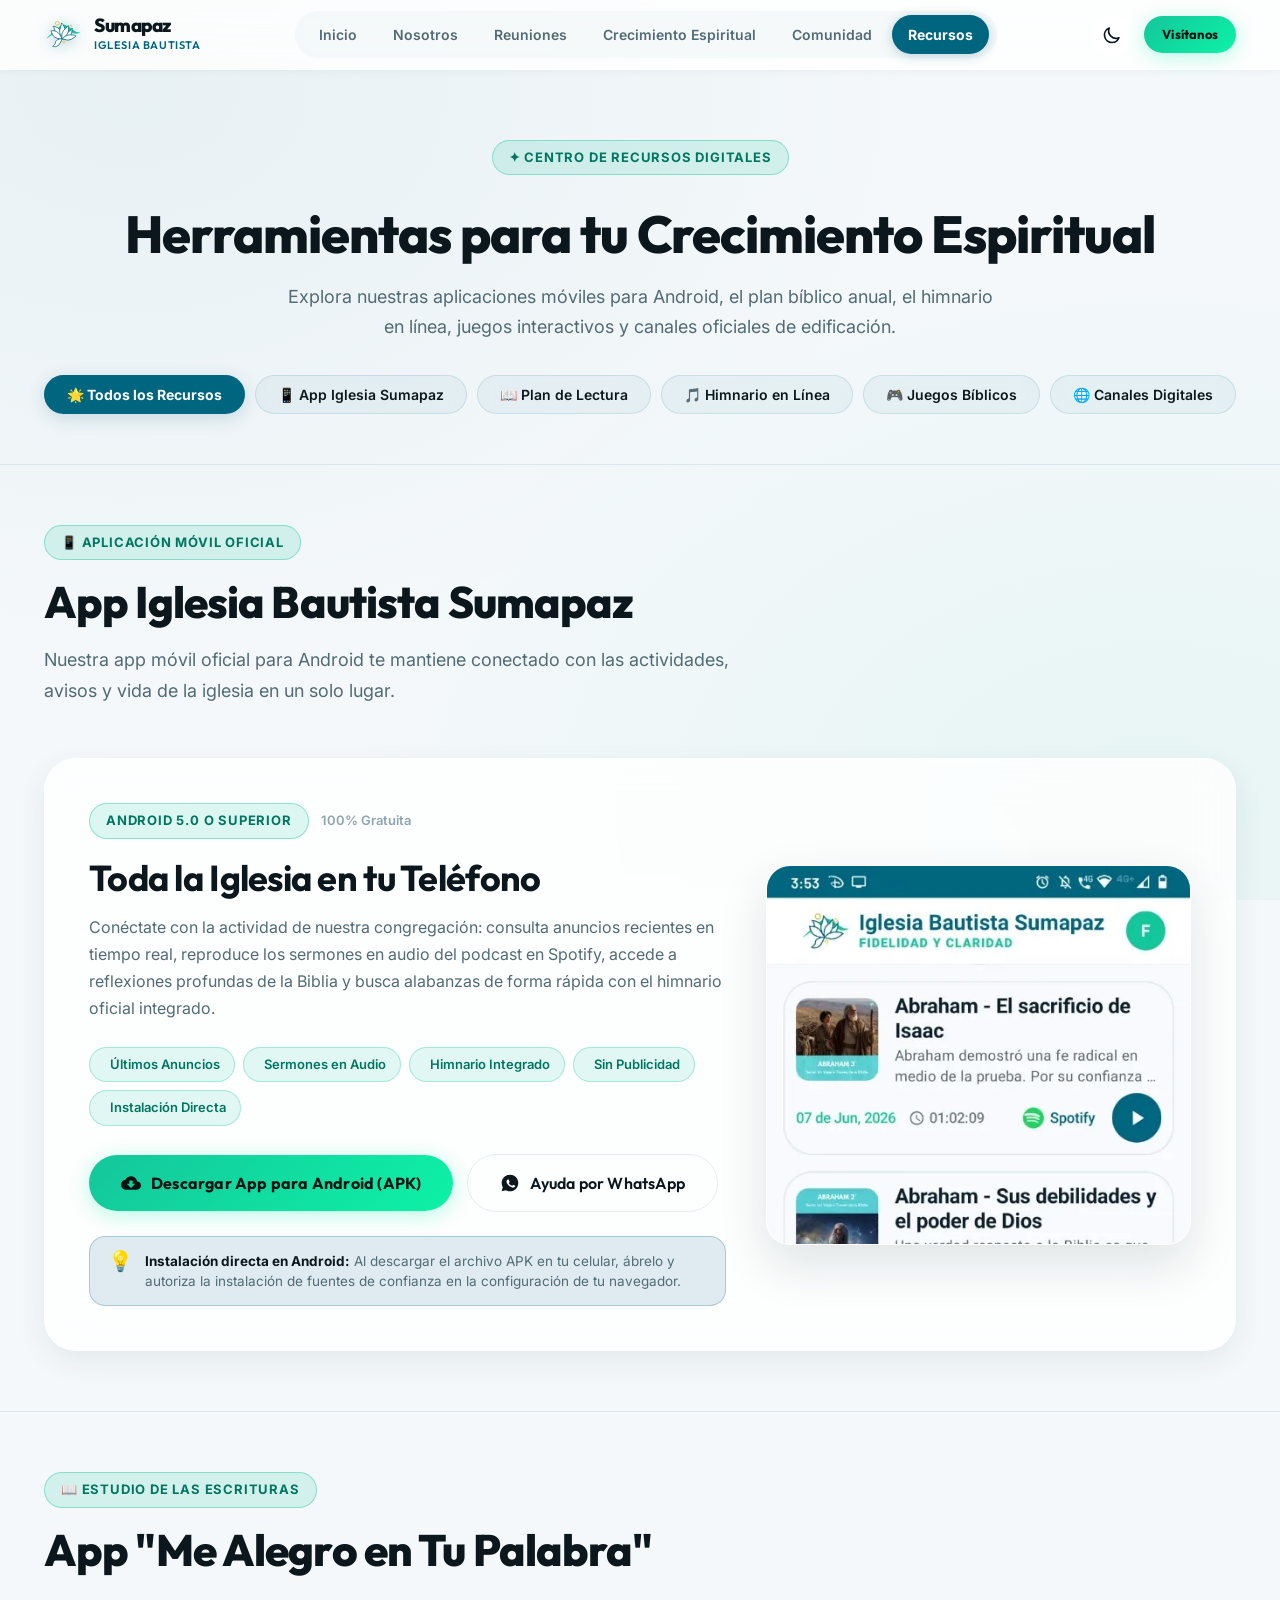
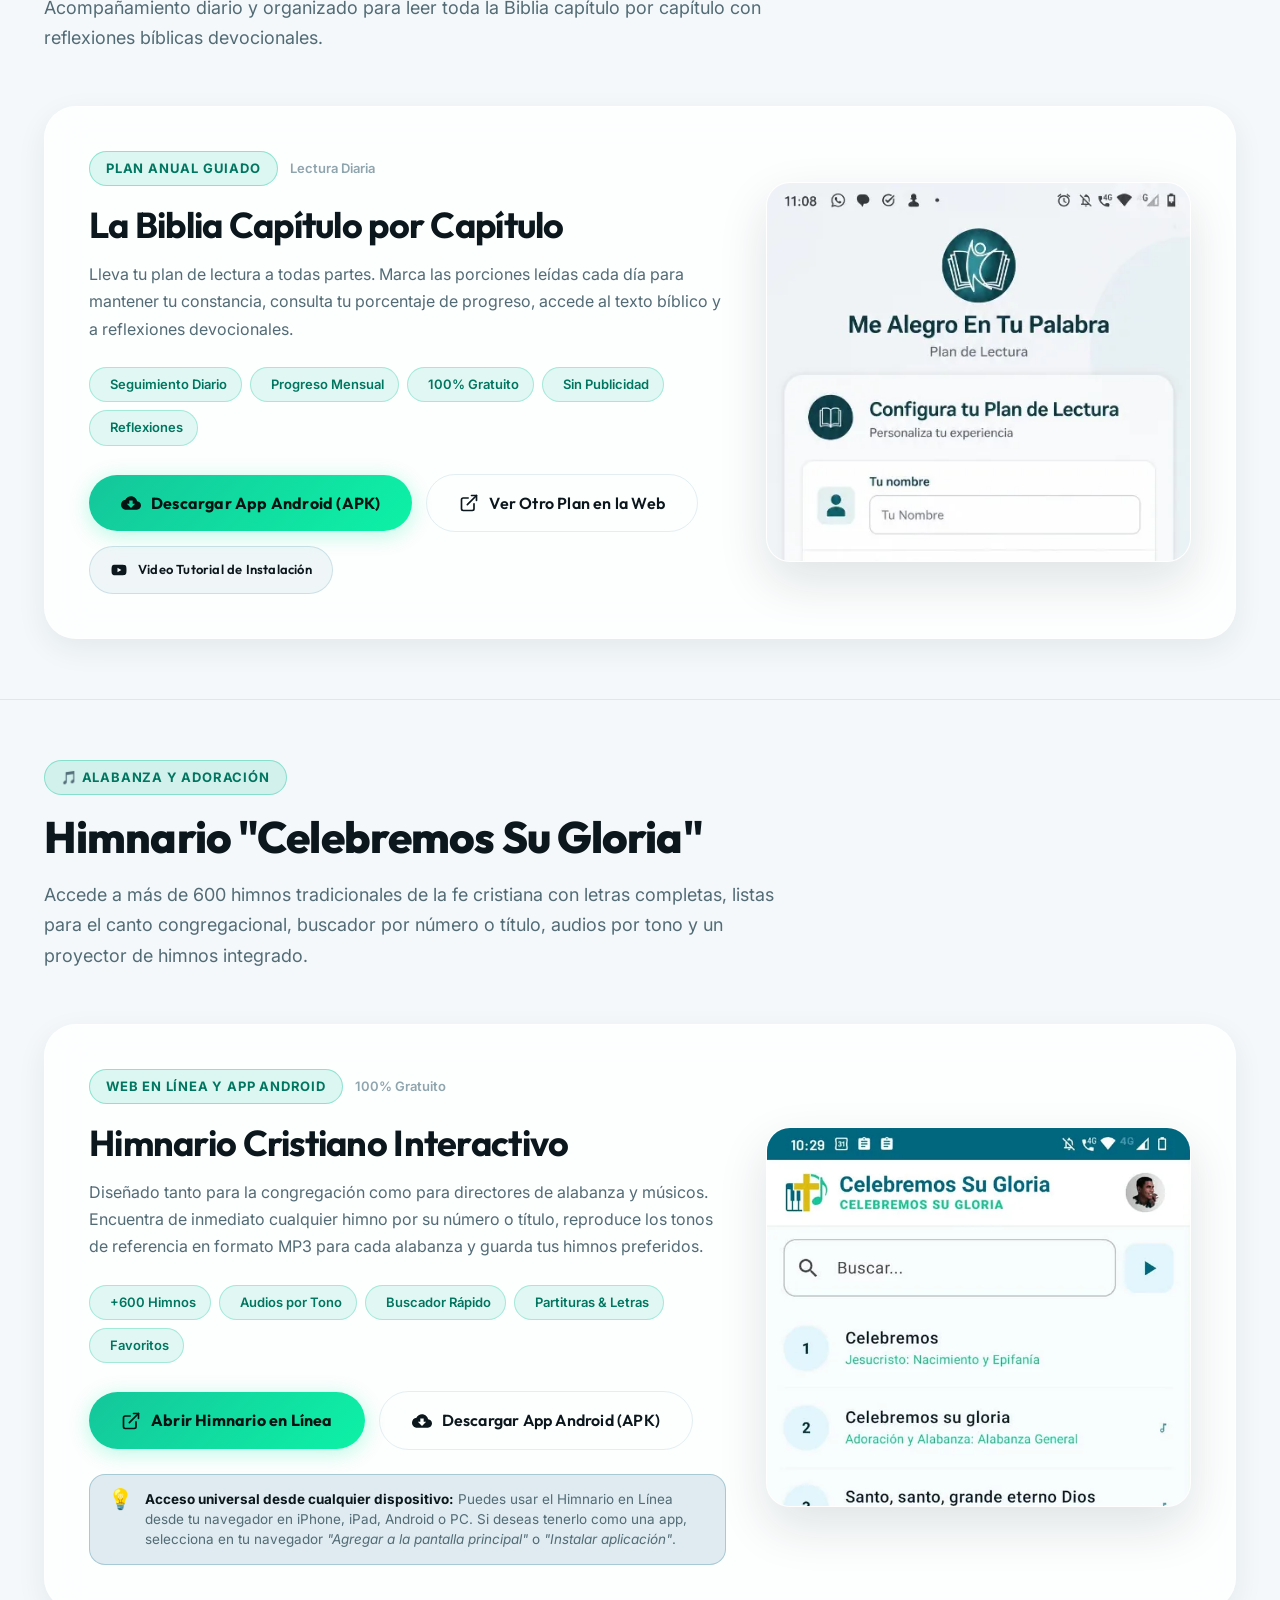
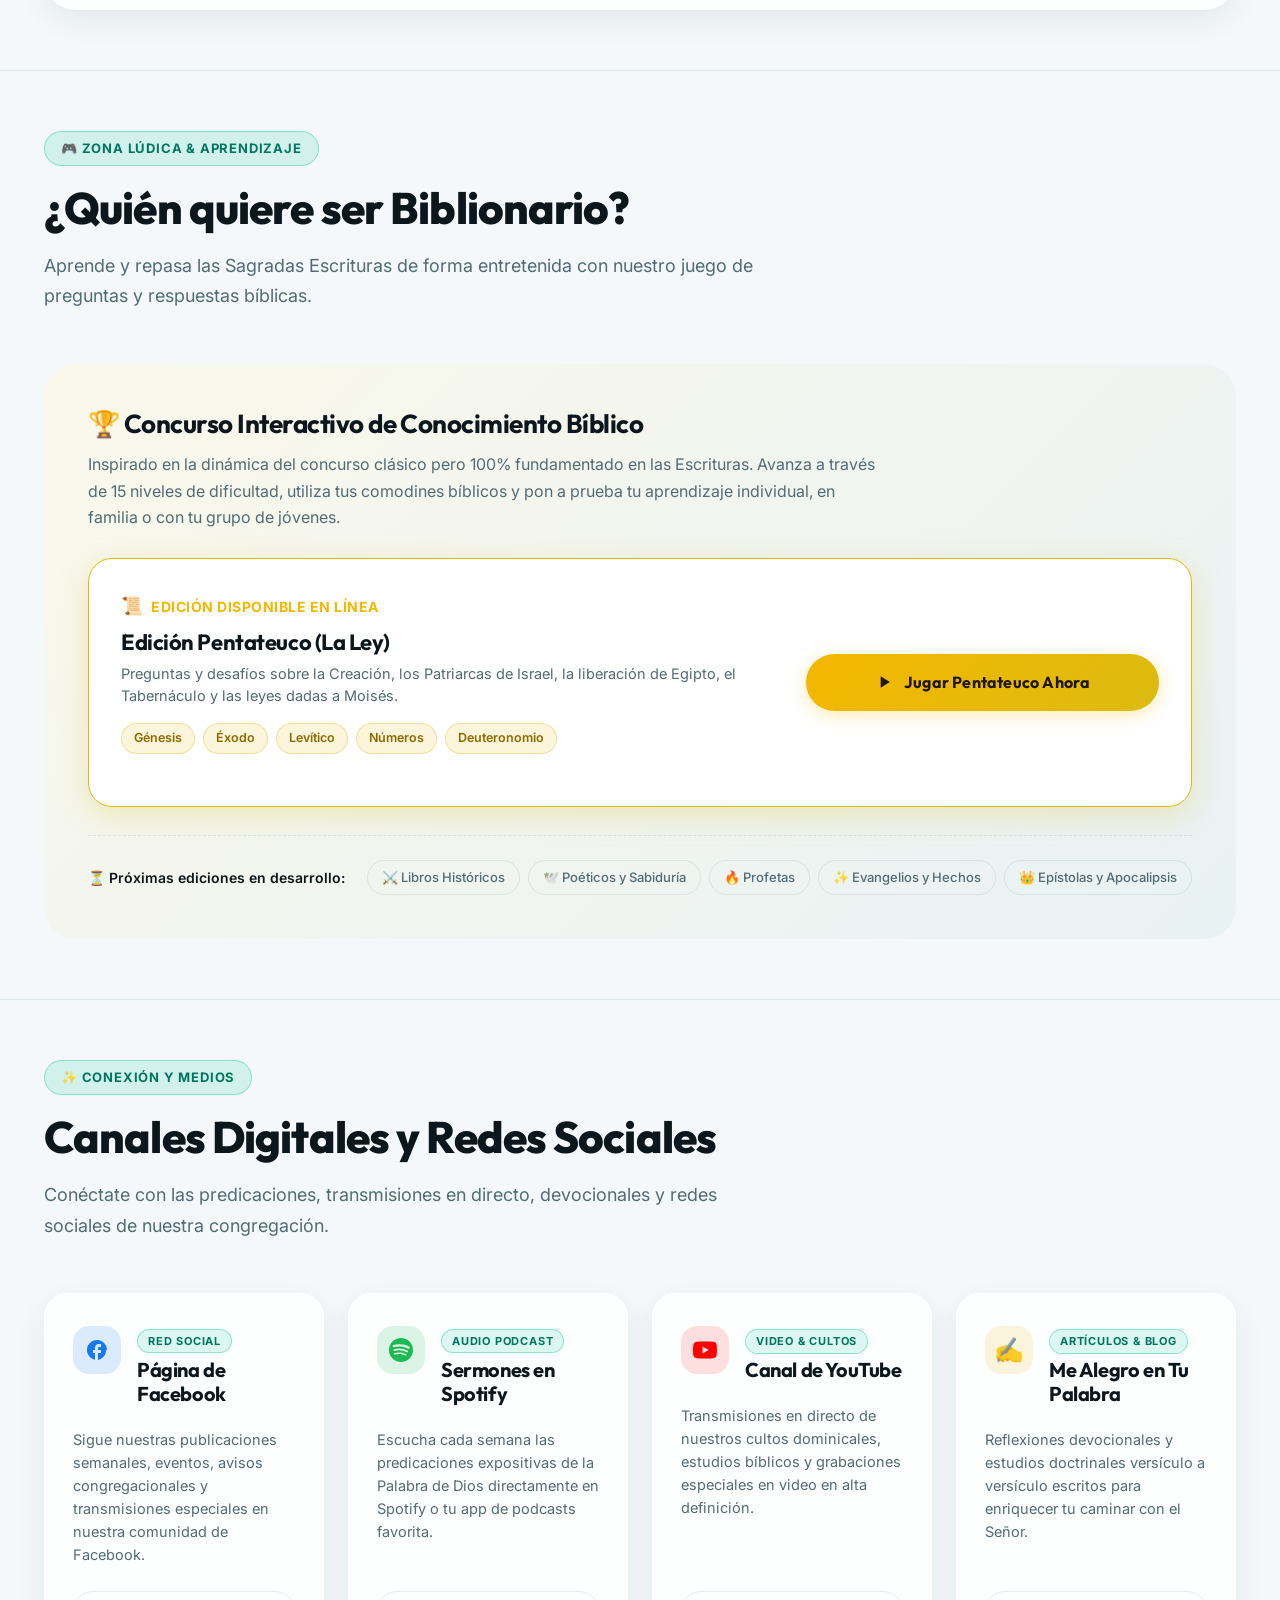
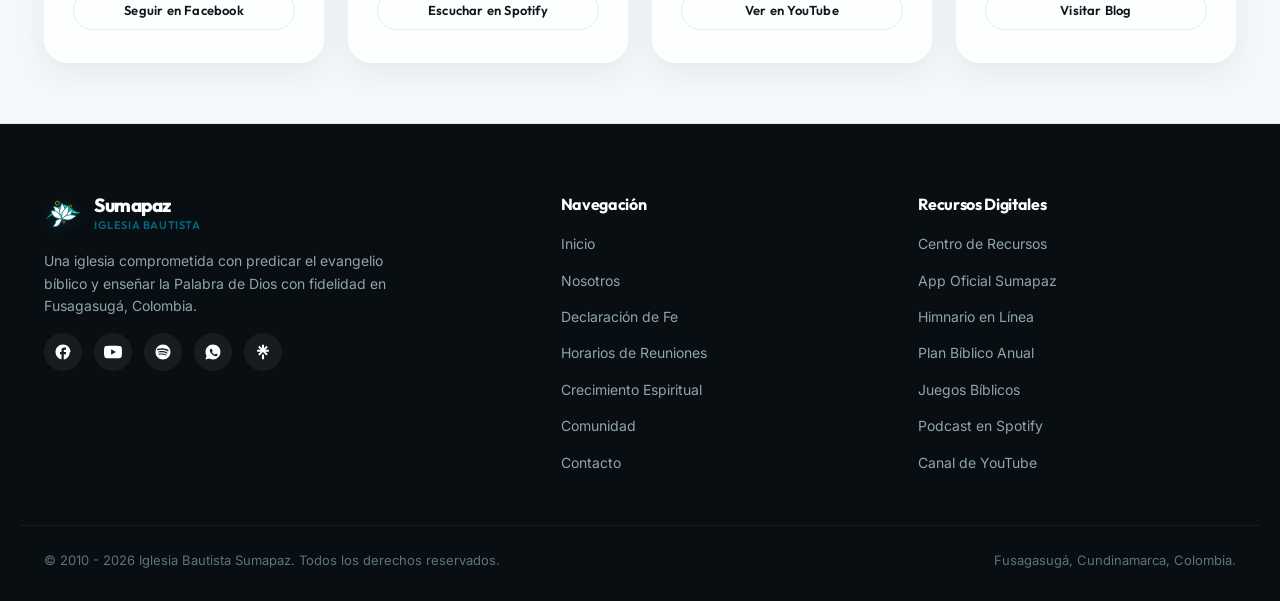
<file: recursos.html>
<!DOCTYPE html>
<html lang="es">

<head>
    <meta charset="UTF-8">
    <meta name="viewport" content="width=device-width, initial-scale=1.0">

    <!-- Google Analytics (gtag.js) -->
    <script async src="https://www.googletagmanager.com/gtag/js?id=G-PZC9BFRY47"></script>
    <script>
        window.dataLayer = window.dataLayer || [];
        function gtag() { dataLayer.push(arguments); }
        gtag('js', new Date());
        gtag('config', 'G-PZC9BFRY47');
    </script>

    <!-- SEO Optimization Meta Tags -->
    <title>Centro de Recursos Digitales | Iglesia Bautista Sumapaz</title>
    <meta name="description"
        content="App Oficial Sumapaz, App Plan de Lectura Bíblica, Himnario en Línea Celebremos Su Gloria, juegos bíblicos y canales de predicación.">
    <meta name="keywords"
        content="App Iglesia Bautista Sumapaz, Plan de lectura biblica, Himnario en linea, Himnario Celebremos Su Gloria, Quien quiere ser biblionario, Biblionario Pentateuco, Fusagasuga">
    <meta name="author" content="Iglesia Bautista Sumapaz">
    <meta name="robots" content="index, follow">

    <!-- Open Graph (Facebook / WhatsApp / LinkedIn) -->
    <meta property="og:title" content="Centro de Recursos Digitales | Iglesia Bautista Sumapaz">
    <meta property="og:description"
        content="App Oficial de la iglesia, plan bíblico anual, himnario en línea, juegos bíblicos interactivos y canales digitales.">
    <meta property="og:image" content="assets/hero_bg.webp">
    <meta property="og:url" content="https://iglesiabautistasumapaz.org/recursos.html">
    <meta property="og:type" content="website">

    <!-- Twitter Cards -->
    <meta name="twitter:card" content="summary_large_image">
    <meta name="twitter:title" content="Centro de Recursos Digitales | Iglesia Bautista Sumapaz">
    <meta name="twitter:description"
        content="Accede a la app de la iglesia, plan de lectura, himnario digital, juegos bíblicos y canales de la Iglesia Bautista Sumapaz.">
    <meta name="twitter:image" content="assets/hero_bg.webp">

    <!-- Fonts (Outfit for Headers, Inter for Body) -->
    <link rel="preconnect" href="https://fonts.googleapis.com">
    <link rel="preconnect" href="https://fonts.gstatic.com" crossorigin>
    <link
        href="https://fonts.googleapis.com/css2?family=Inter:wght@300;400;500;600;700&family=Outfit:wght@400;500;600;700;800&display=swap"
        rel="stylesheet">

    <!-- Stylesheets -->
    <link rel="stylesheet" href="css/styles.css">

    <!-- Favicon -->
    <link rel="icon" type="image/svg+xml" href="assets/logo.svg">

    <!-- Inline Script to apply dark theme immediately to avoid flash -->
    <script>
        (function () {
            const savedTheme = localStorage.getItem('theme');
            const systemPrefersDark = window.matchMedia('(prefers-color-scheme: dark)').matches;
            if (savedTheme === 'dark' || (!savedTheme && systemPrefersDark)) {
                document.documentElement.setAttribute('data-theme', 'dark');
            } else {
                document.documentElement.setAttribute('data-theme', 'light');
            }
        })();
    </script>
</head>

<body>

    <!-- Header Navigation -->
    <header class="main-header header-solid scrolled" id="main-header">
        <div class="nav-container">
            <a href="index.html#inicio" class="logo-link">
                <img src="assets/logo.svg" alt="Iglesia Bautista Sumapaz Logo" class="nav-logo" id="header-logo">
                <div class="logo-text-group">
                    <span class="logo-text-main">Sumapaz</span>
                    <span class="logo-text-sub">Iglesia Bautista</span>
                </div>
            </a>

            <nav class="primary-navigation" id="primary-navigation" aria-label="Navegación principal">
                <ul class="nav-pill-wrapper">
                    <li><a href="index.html#inicio">Inicio</a></li>
                    <li><a href="index.html#nosotros">Nosotros</a></li>
                    <li><a href="index.html#reuniones">Reuniones</a></li>
                    <li><a href="index.html#crecimiento">Crecimiento Espiritual</a></li>
                    <li><a href="index.html#comunidad">Comunidad</a></li>
                    <li><a href="recursos.html" class="active">Recursos</a></li>
                </ul>
                <div class="mobile-nav-cta">
                    <a href="index.html#reuniones" class="btn btn-primary btn-sm btn-block">Visítanos</a>
                </div>
            </nav>

            <div class="header-actions">
                <button class="theme-toggle" id="theme-toggle" aria-label="Cambiar tema">
                    <svg class="sun-icon" xmlns="http://www.w3.org/2000/svg" fill="none" viewBox="0 0 24 24"
                        stroke="currentColor" stroke-width="2">
                        <path stroke-linecap="round" stroke-linejoin="round"
                            d="M12 3v1m0 16v1m9-9h-1M4 12H3m15.364-6.364l-.707.707M6.343 17.657l-.707.707m12.728 0l-.707-.707M6.343 6.343l-.707-.707m12.728 12.728A9 9 0 115.636 5.636m12.728 12.728L12 12" />
                    </svg>
                    <svg class="moon-icon" xmlns="http://www.w3.org/2000/svg" fill="none" viewBox="0 0 24 24"
                        stroke="currentColor" stroke-width="2">
                        <path stroke-linecap="round" stroke-linejoin="round"
                            d="M20.354 15.354A9 9 0 018.646 3.646 9.003 9.003 0 0012 21a9.003 9.003 0 008.354-5.646z" />
                    </svg>
                </button>
                <a href="index.html#reuniones" class="btn btn-primary btn-sm header-cta-btn">Visítanos</a>
                <button class="mobile-nav-toggle" id="mobile-nav-toggle" aria-controls="primary-navigation"
                    aria-expanded="false" aria-label="Abrir menú">
                    <div class="hamburger-icon"></div>
                </button>
            </div>
        </div>
    </header>

    <main>
        <!-- Hero Section -->
        <section class="resources-page-hero">
            <div class="container">
                <div class="section-pill-badge">✦ Centro de Recursos Digitales</div>
                <h1 class="section-title" style="font-size: clamp(32px, 5vw, 52px); margin-top: 12px;">Herramientas para
                    tu Crecimiento Espiritual</h1>
                <p class="section-desc" style="max-width: 720px; margin: 0 auto;">
                    Explora nuestras aplicaciones móviles para Android, el plan bíblico anual, el himnario en línea,
                    juegos interactivos y canales oficiales de edificación.
                </p>

                <!-- Category Filters -->
                <div class="resources-filter-container">
                    <button class="resource-filter-btn active" data-filter="all">
                        <span>🌟 Todos los Recursos</span>
                    </button>
                    <button class="resource-filter-btn" data-filter="iglesia">
                        <span>📱 App Iglesia Sumapaz</span>
                    </button>
                    <button class="resource-filter-btn" data-filter="plan">
                        <span>📖 Plan de Lectura</span>
                    </button>
                    <button class="resource-filter-btn" data-filter="himnario">
                        <span>🎵 Himnario en Línea</span>
                    </button>
                    <button class="resource-filter-btn" data-filter="juegos">
                        <span>🎮 Juegos Bíblicos</span>
                    </button>
                    <button class="resource-filter-btn" data-filter="canales">
                        <span>🌐 Canales Digitales</span>
                    </button>
                </div>
            </div>
        </section>

        <!-- Section 1: App Oficial de la Iglesia -->
        <section id="app-iglesia" class="resource-category-section" data-category="iglesia">
            <div class="container">
                <div class="section-header text-left">
                    <div class="section-pill-badge">📱 Aplicación Móvil Oficial</div>
                    <h2 class="section-title">App Iglesia Bautista Sumapaz</h2>
                    <p class="section-desc">
                        Nuestra app móvil oficial para Android te mantiene conectado con las actividades, avisos y vida
                        de la iglesia en un solo lugar.
                    </p>
                </div>

                <div class="resource-showcase-card card-glass shadow-premium">
                    <div class="resource-showcase-content">
                        <div class="resource-card-top">
                            <span class="section-pill-badge" style="margin-bottom: 0;">Android 5.0 o Superior</span>
                            <span style="font-size: 13px; color: var(--text-light); font-weight: 600;">100%
                                Gratuita</span>
                        </div>

                        <h3 class="resource-title">Toda la Iglesia en tu Teléfono</h3>
                        <p class="resource-description">
                            Conéctate con la actividad de nuestra congregación: consulta anuncios recientes en tiempo
                            real, reproduce los sermones en audio del podcast en Spotify, accede a reflexiones profundas
                            de la Biblia y busca alabanzas de forma rápida con el himnario oficial integrado.
                        </p>

                        <div class="resource-tags-wrap">
                            <span class="resource-tag"><span class="feature-dot"></span> Últimos Anuncios</span>
                            <span class="resource-tag"><span class="feature-dot"></span> Sermones en Audio</span>
                            <span class="resource-tag"><span class="feature-dot"></span> Himnario Integrado</span>
                            <span class="resource-tag"><span class="feature-dot"></span> Sin Publicidad</span>
                            <span class="resource-tag"><span class="feature-dot"></span> Instalación Directa</span>
                        </div>

                        <div class="resource-actions-group">
                            <a href="assets/apks/app-ibsumapaz-release.apk" class="btn btn-primary btn-lg" download>
                                <svg class="btn-icon" viewBox="0 0 24 24" width="20" height="20" fill="currentColor">
                                    <path
                                        d="M19.35 10.04C18.67 6.59 15.64 4 12 4 9.11 4 6.6 5.64 5.35 8.04 2.34 8.36 0 10.91 0 14c0 3.31 2.69 6 6 6h13c2.76 0 5-2.24 5-5 0-2.64-2.05-4.78-4.65-4.96zM17 13l-5 5-5-5h3V9h4v4h3z" />
                                </svg>
                                Descargar App para Android (APK)
                            </a>

                            <a href="https://wa.me/573209056394?text=Hola,%20quisiera%20ayuda%20para%20instalar%20la%20App%20de%20la%20iglesia"
                                target="_blank" rel="noopener noreferrer" class="btn btn-outline btn-lg">
                                <svg viewBox="0 0 24 24" width="20" height="20" fill="currentColor">
                                    <path
                                        d="M12.031 2C6.49 2 2 6.48 2 12.01c0 1.77.46 3.48 1.33 4.99L2 22l5.13-1.34c1.45.79 3.09 1.21 4.76 1.21 5.54 0 10.03-4.48 10.03-10.01 0-2.67-1.04-5.18-2.93-7.07C17.09 2.94 14.59 2 12.03 2zm5.79 14.21c-.24.68-1.19 1.23-1.63 1.27-.45.04-.89.22-2.89-.57-2.56-1.01-4.21-3.62-4.34-3.8-.13-.17-1.09-1.45-1.09-2.76 0-1.31.68-1.96.93-2.22.25-.26.54-.33.72-.33.18 0 .36 0 .52.01.17.01.39-.06.61.47.23.55.77 1.88.84 2 .07.13.12.28.03.45-.09.18-.13.28-.27.43-.14.15-.3.34-.43.46-.15.15-.3.31-.13.61.17.3.75 1.23 1.62 2.01.88.78 1.62 1.02 1.85 1.15.23.13.36.11.5-.05.14-.15.61-.71.77-.95.16-.24.33-.2.55-.12.23.08 1.45.68 1.7.81.25.13.41.19.47.3.06.11.06.64-.18 1.32z" />
                                </svg>
                                Ayuda por WhatsApp
                            </a>
                        </div>

                        <div class="resource-tip-banner">
                            <span style="font-size: 20px; line-height: 1;">💡</span>
                            <div>
                                <strong>Instalación directa en Android:</strong> Al descargar el archivo APK en tu
                                celular, ábrelo y autoriza la instalación de fuentes de confianza en la configuración de
                                tu navegador.
                            </div>
                        </div>
                    </div>

                    <div class="resource-preview-wrapper">
                        <div class="resource-preview-frame">
                            <img src="assets/app_screenshot_iglesia.webp" alt="App Iglesia Bautista Sumapaz"
                                class="resource-preview-img" loading="lazy" decoding="async" width="484" height="1024">
                        </div>
                    </div>
                </div>
            </div>
        </section>

        <!-- Section 2: App "Me Alegro en Tu Palabra" (Plan de Lectura) -->
        <section id="plan" class="resource-category-section" data-category="plan">
            <div class="container">
                <div class="section-header text-left">
                    <div class="section-pill-badge">📖 Estudio de las Escrituras</div>
                    <h2 class="section-title">App "Me Alegro en Tu Palabra"</h2>
                    <p class="section-desc">
                        Acompañamiento diario y organizado para leer toda la Biblia capítulo por capítulo con
                        reflexiones bíblicas
                        devocionales.
                    </p>
                </div>

                <div class="resource-showcase-card card-glass shadow-premium">
                    <div class="resource-showcase-content">
                        <div class="resource-card-top">
                            <span class="section-pill-badge" style="margin-bottom: 0;">Plan Anual Guiado</span>
                            <span style="font-size: 13px; color: var(--text-light); font-weight: 600;">Lectura
                                Diaria</span>
                        </div>

                        <h3 class="resource-title">La Biblia Capítulo por Capítulo</h3>
                        <p class="resource-description">
                            Lleva tu plan de lectura a todas partes. Marca las porciones leídas cada día para
                            mantener tu constancia, consulta tu porcentaje de progreso, accede al texto bíblico
                            y a reflexiones devocionales.
                        </p>

                        <div class="resource-tags-wrap">
                            <span class="resource-tag"><span class="feature-dot"></span> Seguimiento Diario</span>
                            <span class="resource-tag"><span class="feature-dot"></span> Progreso Mensual</span>
                            <span class="resource-tag"><span class="feature-dot"></span> 100% Gratuito</span>
                            <span class="resource-tag"><span class="feature-dot"></span> Sin Publicidad</span>
                            <span class="resource-tag"><span class="feature-dot"></span> Reflexiones</span>
                        </div>

                        <div class="resource-actions-group">
                            <a href="assets/apks/plan-lectura-release.apk" class="btn btn-primary btn-lg" download>
                                <svg class="btn-icon" viewBox="0 0 24 24" width="20" height="20" fill="currentColor">
                                    <path
                                        d="M19.35 10.04C18.67 6.59 15.64 4 12 4 9.11 4 6.6 5.64 5.35 8.04 2.34 8.36 0 10.91 0 14c0 3.31 2.69 6 6 6h13c2.76 0 5-2.24 5-5 0-2.64-2.05-4.78-4.65-4.96zM17 13l-5 5-5-5h3V9h4v4h3z" />
                                </svg>
                                Descargar App Android (APK)
                            </a>

                            <a href="https://mealegroentupalabra.wordpress.com/la-biblia-en-un-ano/" target="_blank"
                                rel="noopener noreferrer" class="btn btn-outline btn-lg">
                                <svg xmlns="http://www.w3.org/2000/svg" width="20" height="20" viewBox="0 0 24 24"
                                    fill="none" stroke="currentColor" stroke-width="2" stroke-linecap="round"
                                    stroke-linejoin="round">
                                    <path d="M18 13v6a2 2 0 0 1-2 2H5a2 2 0 0 1-2-2V8a2 2 0 0 1 2-2h6"></path>
                                    <polyline points="15 3 21 3 21 9"></polyline>
                                    <line x1="10" y1="14" x2="21" y2="3"></line>
                                </svg>
                                Ver Otro Plan en la Web
                            </a>

                            <a href="https://youtube.com/shorts/JXOZL3YsGV0?si=9oM7huWuBEZTTfnN" target="_blank"
                                rel="noopener noreferrer" class="btn btn-secondary btn-sm" style="padding: 12px 20px;">
                                <svg xmlns="http://www.w3.org/2000/svg" width="18" height="18" viewBox="0 0 24 24"
                                    fill="currentColor">
                                    <path
                                        d="M10 15l5.19-3L10 9v6m11.56-7.83c.13.47.22 1.1.28 1.9.07.8.1 1.49.1 2.09L22 12c0 2.19-.16 3.8-.44 4.83-.25.9-.83 1.48-1.73 1.73-.47.13-1.33.22-2.65.28-1.3.07-2.49.1-3.59.1L12 19c-4.19 0-6.8-.16-7.83-.44-.9-.25-1.48-.83-1.73-1.73-.13-.47-.22-1.1-.28-1.9-.07-.8-.1-1.49-.1-2.09L2 12c0-2.19.16-3.8.44-4.83.25-.9.83-1.48 1.73-1.73.47-.13 1.33-.22 2.65-.28 1.3-.07 2.49-.1 3.59-.1L12 5c4.19 0 6.8.16 7.83.44.9.25 1.48.83 1.73 1.73z" />
                                </svg>
                                Video Tutorial de Instalación
                            </a>
                        </div>
                    </div>

                    <div class="resource-preview-wrapper">
                        <div class="resource-preview-frame">
                            <img src="assets/app_screenshot_plan.webp" alt="App Plan de Lectura Bíblica"
                                class="resource-preview-img" loading="lazy" decoding="async" width="485" height="1024">
                        </div>
                    </div>
                </div>
            </div>
        </section>

        <!-- Section 3: Himnario Digital "Celebremos Su Gloria" -->
        <section id="himnario" class="resource-category-section" data-category="himnario">
            <div class="container">
                <div class="section-header text-left">
                    <div class="section-pill-badge">🎵 Alabanza y Adoración</div>
                    <h2 class="section-title">Himnario "Celebremos Su Gloria"</h2>
                    <p class="section-desc">
                        Accede a más de 600 himnos tradicionales de la fe cristiana con letras completas, listas
                        para el canto congregacional, buscador por número o título, audios por tono y un proyector
                        de himnos integrado.
                    </p>
                </div>

                <div class="resource-showcase-card card-glass shadow-premium">
                    <div class="resource-showcase-content">
                        <div class="resource-card-top">
                            <span class="section-pill-badge" style="margin-bottom: 0;">Web en Línea y App Android</span>
                            <span style="font-size: 13px; color: var(--text-light); font-weight: 600;">100%
                                Gratuito</span>
                        </div>

                        <h3 class="resource-title">Himnario Cristiano Interactivo</h3>
                        <p class="resource-description">
                            Diseñado tanto para la congregación como para directores de alabanza y músicos. Encuentra de
                            inmediato cualquier himno por su número o título, reproduce los tonos de referencia en
                            formato MP3 para cada alabanza y guarda tus himnos preferidos.
                        </p>

                        <div class="resource-tags-wrap">
                            <span class="resource-tag"><span class="feature-dot"></span> +600 Himnos</span>
                            <span class="resource-tag"><span class="feature-dot"></span> Audios por Tono</span>
                            <span class="resource-tag"><span class="feature-dot"></span> Buscador Rápido</span>
                            <span class="resource-tag"><span class="feature-dot"></span> Partituras & Letras</span>
                            <span class="resource-tag"><span class="feature-dot"></span> Favoritos</span>
                        </div>

                        <div class="resource-actions-group">
                            <a href="tools/apps/himnario/" target="_blank" rel="noopener noreferrer"
                                class="btn btn-primary btn-lg">
                                <svg xmlns="http://www.w3.org/2000/svg" width="20" height="20" viewBox="0 0 24 24"
                                    fill="none" stroke="currentColor" stroke-width="2" stroke-linecap="round"
                                    stroke-linejoin="round">
                                    <path d="M18 13v6a2 2 0 0 1-2 2H5a2 2 0 0 1-2-2V8a2 2 0 0 1 2-2h6"></path>
                                    <polyline points="15 3 21 3 21 9"></polyline>
                                    <line x1="10" y1="14" x2="21" y2="3"></line>
                                </svg>
                                Abrir Himnario en Línea
                            </a>

                            <a href="assets/apks/app-himnario-release.apk" class="btn btn-outline btn-lg" download>
                                <svg class="btn-icon" viewBox="0 0 24 24" width="20" height="20" fill="currentColor">
                                    <path
                                        d="M19.35 10.04C18.67 6.59 15.64 4 12 4 9.11 4 6.6 5.64 5.35 8.04 2.34 8.36 0 10.91 0 14c0 3.31 2.69 6 6 6h13c2.76 0 5-2.24 5-5 0-2.64-2.05-4.78-4.65-4.96zM17 13l-5 5-5-5h3V9h4v4h3z" />
                                </svg>
                                Descargar App Android (APK)
                            </a>
                        </div>

                        <div class="resource-tip-banner">
                            <span style="font-size: 20px; line-height: 1;">💡</span>
                            <div>
                                <strong>Acceso universal desde cualquier dispositivo:</strong> Puedes usar el Himnario
                                en Línea desde tu navegador en iPhone, iPad, Android o PC. Si deseas tenerlo como una
                                app, selecciona en tu navegador <em>"Agregar a la pantalla principal"</em> o
                                <em>"Instalar aplicación"</em>.
                            </div>
                        </div>
                    </div>

                    <div class="resource-preview-wrapper">
                        <div class="resource-preview-frame">
                            <img src="assets/app_screenshot_himnario.webp" alt="Himnario Celebremos Su Gloria"
                                class="resource-preview-img" loading="lazy" decoding="async" width="758" height="1600">
                        </div>
                    </div>
                </div>
            </div>
        </section>

        <!-- Section 4: Zona de Juegos Bíblicos -->
        <section id="juegos" class="resource-category-section" data-category="juegos">
            <div class="container">
                <div class="section-header text-left">
                    <div class="section-pill-badge">🎮 Zona Lúdica & Aprendizaje</div>
                    <h2 class="section-title">¿Quién quiere ser Biblionario?</h2>
                    <p class="section-desc">
                        Aprende y repasa las Sagradas Escrituras de forma entretenida con nuestro juego de preguntas y
                        respuestas bíblicas.
                    </p>
                </div>

                <div class="game-showcase-box shadow-premium">
                    <div style="max-width: 800px;">
                        <h3
                            style="font-size: 26px; color: var(--text-color); margin-bottom: 12px; font-family: var(--font-heading);">
                            🏆 Concurso Interactivo de Conocimiento Bíblico
                        </h3>
                        <p style="color: var(--text-muted); font-size: 16px; line-height: 1.65; margin-bottom: 0;">
                            Inspirado en la dinámica del concurso clásico pero 100% fundamentado en las Escrituras.
                            Avanza a través de 15 niveles de dificultad, utiliza tus comodines bíblicos y pon a prueba
                            tu aprendizaje individual, en familia o con tu grupo de jóvenes.
                        </p>
                    </div>

                    <!-- Active Edition Card: Pentateuco -->
                    <div class="game-active-edition-card">
                        <div>
                            <div style="display: flex; align-items: center; gap: 8px; margin-bottom: 8px;">
                                <span style="font-size: 18px;">📜</span>
                                <span
                                    style="color: var(--gold-light); font-weight: 700; font-size: 14px; text-transform: uppercase; letter-spacing: 0.5px;">Edición
                                    Disponible en Línea</span>
                            </div>
                            <h4 style="font-size: 22px; color: var(--text-color); margin-bottom: 8px;">Edición
                                Pentateuco (La Ley)</h4>
                            <p
                                style="font-size: 14.5px; color: var(--text-muted); line-height: 1.5; margin-bottom: 12px;">
                                Preguntas y desafíos sobre la Creación, los Patriarcas de Israel, la liberación de
                                Egipto, el Tabernáculo y las leyes dadas a Moisés.
                            </p>
                            <div class="books-pill-list">
                                <span class="book-pill">Génesis</span>
                                <span class="book-pill">Éxodo</span>
                                <span class="book-pill">Levítico</span>
                                <span class="book-pill">Números</span>
                                <span class="book-pill">Deuteronomio</span>
                            </div>
                        </div>

                        <div
                            style="display: flex; flex-direction: column; justify-content: center; align-items: center;">
                            <a href="tools/juegos/biblionario/pentateuco/" target="_blank" rel="noopener noreferrer"
                                class="btn btn-gold btn-lg btn-block" style="text-align: center;">
                                <svg xmlns="http://www.w3.org/2000/svg" width="20" height="20" viewBox="0 0 24 24"
                                    fill="currentColor">
                                    <path d="M8 5v14l11-7z" />
                                </svg>
                                Jugar Pentateuco Ahora
                            </a>
                        </div>
                    </div>

                    <!-- Clean Roadmap for upcoming editions -->
                    <div class="game-roadmap-strip">
                        <span style="font-size: 14px; font-weight: 600; color: var(--text-color);">
                            ⏳ Próximas ediciones en desarrollo:
                        </span>
                        <div class="roadmap-pills-container">
                            <span class="roadmap-pill">⚔️ Libros Históricos</span>
                            <span class="roadmap-pill">🕊️ Poéticos y Sabiduría</span>
                            <span class="roadmap-pill">🔥 Profetas</span>
                            <span class="roadmap-pill">✨ Evangelios y Hechos</span>
                            <span class="roadmap-pill">👑 Epístolas y Apocalipsis</span>
                        </div>
                    </div>
                </div>
            </div>
        </section>

        <!-- Section 5: Canales Digitales y Redes Sociales -->
        <section id="canales" class="resource-category-section" data-category="canales">
            <div class="container">
                <div class="section-header text-left">
                    <div class="section-pill-badge">✨ Conexión y Medios</div>
                    <h2 class="section-title">Canales Digitales y Redes Sociales</h2>
                    <p class="section-desc">
                        Conéctate con las predicaciones, transmisiones en directo, devocionales y redes sociales de
                        nuestra congregación.
                    </p>
                </div>

                <div class="quick-resources-grid">
                    <!-- Facebook Page Card (Replaces App card as requested) -->
                    <div class="quick-resource-card card-glass shadow-premium">
                        <div>
                            <div class="quick-resource-header">
                                <div class="quick-resource-icon"
                                    style="background: rgba(24, 119, 242, 0.15); color: var(--brand-facebook);">
                                    <svg viewBox="0 0 24 24" width="24" height="24" fill="currentColor">
                                        <path
                                            d="M22 12c0-5.52-4.48-10-10-10S2 6.48 2 12c0 4.84 3.44 8.87 8 9.8V15H8v-3h2V9.5C10 7.57 11.57 6 13.5 6H16v3h-2c-.55 0-1 .45-1 1v2h3v3h-3v6.95c4.56-.93 8-4.96 8-9.75z" />
                                    </svg>
                                </div>
                                <div>
                                    <span class="section-pill-badge"
                                        style="padding: 2px 10px; font-size: 11px; margin-bottom: 4px;">Red
                                        Social</span>
                                    <h3 class="quick-resource-title">Página de Facebook</h3>
                                </div>
                            </div>
                            <p class="quick-resource-desc">
                                Sigue nuestras publicaciones semanales, eventos, avisos congregacionales y transmisiones
                                especiales en nuestra comunidad de Facebook.
                            </p>
                        </div>
                        <a href="https://www.facebook.com/iglesiabautistasumapaz" target="_blank"
                            rel="noopener noreferrer" class="btn btn-outline btn-sm btn-block">
                            Seguir en Facebook
                        </a>
                    </div>

                    <!-- Spotify Podcast -->
                    <div class="quick-resource-card card-glass shadow-premium">
                        <div>
                            <div class="quick-resource-header">
                                <div class="quick-resource-icon"
                                    style="background: rgba(29, 185, 84, 0.15); color: var(--brand-spotify);">
                                    <svg viewBox="0 0 24 24" width="24" height="24" fill="currentColor">
                                        <path
                                            d="M12 0C5.373 0 0 5.373 0 12s5.373 12 12 12 12-5.373 12-12S18.627 0 12 0zm5.498 17.31c-.22.355-.68.468-1.035.248-2.836-1.733-6.406-2.126-10.61-1.165-.403.092-.806-.16-.898-.563-.092-.403.16-.806.563-.898 4.605-1.053 8.563-.604 11.732 1.343.355.22.468.68.248 1.035zm1.468-3.26c-.276.446-.86.588-1.306.313-3.245-1.995-8.192-2.572-12.03-1.407-.5.152-1.03-.133-1.182-.633-.152-.5.133-1.03.633-1.182 4.387-1.332 9.855-.688 13.572 1.603.446.276.588.86.313 1.306zm.127-3.39c-3.89-2.31-10.31-2.524-14.032-1.394-.596.18-1.228-.155-1.408-.752-.18-.596.155-1.228.752-1.408 4.282-1.3 11.365-1.054 15.823 1.594.536.318.71 1.01.392 1.546-.318.536-1.01.71-1.527.414z" />
                                    </svg>
                                </div>
                                <div>
                                    <span class="section-pill-badge"
                                        style="padding: 2px 10px; font-size: 11px; margin-bottom: 4px;">Audio
                                        Podcast</span>
                                    <h3 class="quick-resource-title">Sermones en Spotify</h3>
                                </div>
                            </div>
                            <p class="quick-resource-desc">
                                Escucha cada semana las predicaciones expositivas de la Palabra de Dios directamente en
                                Spotify o tu app de podcasts favorita.
                            </p>
                        </div>
                        <a href="https://open.spotify.com/show/2WONi2DdFl5oHKLg0FNgMj" target="_blank"
                            rel="noopener noreferrer" class="btn btn-outline btn-sm btn-block">
                            Escuchar en Spotify
                        </a>
                    </div>

                    <!-- YouTube Channel -->
                    <div class="quick-resource-card card-glass shadow-premium">
                        <div>
                            <div class="quick-resource-header">
                                <div class="quick-resource-icon"
                                    style="background: rgba(255, 0, 0, 0.12); color: var(--brand-youtube);">
                                    <svg viewBox="0 0 24 24" width="24" height="24" fill="currentColor">
                                        <path
                                            d="M23.498 6.186a3.016 3.016 0 0 0-2.122-2.136C19.505 3.545 12 3.545 12 3.545s-7.505 0-9.377.505A3.017 3.017 0 0 0 .502 6.186C0 8.07 0 12 0 12s0 3.93.502 5.814a3.016 3.016 0 0 0 2.122 2.136c1.871.505 9.376.505 9.376.505s7.505 0 9.377-.505a3.015 3.015 0 0 0 2.122-2.136C24 15.93 24 12 24 12s0-3.93-.502-5.814zM9.545 15.568V8.432L15.818 12l-6.273 3.568z" />
                                    </svg>
                                </div>
                                <div>
                                    <span class="section-pill-badge"
                                        style="padding: 2px 10px; font-size: 11px; margin-bottom: 4px;">Video &
                                        Cultos</span>
                                    <h3 class="quick-resource-title">Canal de YouTube</h3>
                                </div>
                            </div>
                            <p class="quick-resource-desc">
                                Transmisiones en directo de nuestros cultos dominicales, estudios bíblicos y grabaciones
                                especiales en video en alta definición.
                            </p>
                        </div>
                        <a href="https://www.youtube.com/@IglesiaBautistaSumapaz" target="_blank"
                            rel="noopener noreferrer" class="btn btn-outline btn-sm btn-block">
                            Ver en YouTube
                        </a>
                    </div>

                    <!-- WordPress Blog -->
                    <div class="quick-resource-card card-glass shadow-premium">
                        <div>
                            <div class="quick-resource-header">
                                <div class="quick-resource-icon"
                                    style="background: rgba(220, 187, 17, 0.15); color: var(--gold-light);">
                                    ✍️
                                </div>
                                <div>
                                    <span class="section-pill-badge"
                                        style="padding: 2px 10px; font-size: 11px; margin-bottom: 4px;">Artículos &
                                        Blog</span>
                                    <h3 class="quick-resource-title">Me Alegro en Tu Palabra</h3>
                                </div>
                            </div>
                            <p class="quick-resource-desc">
                                Reflexiones devocionales y estudios doctrinales versículo a versículo escritos para
                                enriquecer tu caminar con el Señor.
                            </p>
                        </div>
                        <a href="https://mealegroentupalabra.wordpress.com/" target="_blank" rel="noopener noreferrer"
                            class="btn btn-outline btn-sm btn-block">
                            Visitar Blog
                        </a>
                    </div>
                </div>
            </div>
        </section>
    </main>

    <!-- Footer -->
    <footer class="main-footer">
        <div class="container footer-grid">
            <div class="footer-brand">
                <a href="index.html#inicio" class="logo-link footer-logo">
                    <img src="assets/logo.svg" alt="Iglesia Bautista Sumapaz Logo" class="nav-logo">
                    <div class="logo-text-group">
                        <span class="logo-text-main" style="color: #ffffff;">Sumapaz</span>
                        <span class="logo-text-sub">Iglesia Bautista</span>
                    </div>
                </a>
                <p class="footer-tagline">
                    Una iglesia comprometida con predicar el evangelio bíblico y enseñar la Palabra de Dios con
                    fidelidad en Fusagasugá, Colombia.
                </p>
                <div class="footer-social-links">
                    <a href="https://www.facebook.com/iglesiabautistasumapaz" target="_blank" rel="noopener noreferrer"
                        class="footer-social-btn" aria-label="Facebook">
                        <svg viewBox="0 0 24 24" width="18" height="18" fill="currentColor">
                            <path
                                d="M22 12c0-5.52-4.48-10-10-10S2 6.48 2 12c0 4.84 3.44 8.87 8 9.8V15H8v-3h2V9.5C10 7.57 11.57 6 13.5 6H16v3h-2c-.55 0-1 .45-1 1v2h3v3h-3v6.95c4.56-.93 8-4.96 8-9.75z" />
                        </svg>
                    </a>
                    <a href="https://www.youtube.com/@IglesiaBautistaSumapaz" target="_blank" rel="noopener noreferrer"
                        class="footer-social-btn" aria-label="YouTube">
                        <svg viewBox="0 0 24 24" width="18" height="18" fill="currentColor">
                            <path
                                d="M23.498 6.163a3.003 3.003 0 0 0-2.11-2.11C19.517 3.545 12 3.545 12 3.545s-7.517 0-9.388.508a3.003 3.003 0 0 0-2.11 2.11C0 8.033 0 12 0 12s0 3.967.502 5.837a3.003 3.003 0 0 0 2.11 2.11c1.871.508 9.388.508 9.388.508s7.517 0 9.388-.508a3.003 3.003 0 0 0 2.11-2.11C24 15.967 24 12 24 12s0-3.967-.502-5.837zM9.545 15.568V8.432L15.818 12l-6.273 3.568z" />
                        </svg>
                    </a>
                    <a href="https://open.spotify.com/show/2WONi2DdFl5oHKLg0FNgMj" target="_blank"
                        rel="noopener noreferrer" class="footer-social-btn" aria-label="Spotify">
                        <svg viewBox="0 0 24 24" width="18" height="18" fill="currentColor">
                            <path
                                d="M12 2C6.477 2 2 6.477 2 12s4.477 10 10 10 10-4.477 10-10S17.523 2 12 2zm4.586 14.424c-.18.295-.565.387-.86.207-2.377-1.454-5.37-1.783-8.893-.982-.336.075-.67-.136-.746-.472-.075-.337.136-.67.472-.746 3.852-.878 7.144-.504 9.822 1.134.295.18.387.565.207.86zm1.225-2.72c-.227.367-.707.487-1.074.26-2.72-1.672-6.87-2.157-10.073-1.185-.413.125-.847-.107-.972-.52-.125-.413.107-.847.52-.972 3.657-1.11 8.224-.567 11.34 1.348.366.226.486.706.26 1.073zm.106-2.833C14.484 8.78 8.74 8.59 5.405 9.602c-.512.155-1.046-.135-1.202-.647-.156-.512.135-1.047.647-1.202 3.82-1.16 10.158-.942 14.15 1.43.46.273.61.87.337 1.33-.273.46-.87.61-1.33.337z" />
                        </svg>
                    </a>
                    <a href="https://wa.me/573209056394" target="_blank" rel="noopener noreferrer"
                        class="footer-social-btn" aria-label="WhatsApp">
                        <svg viewBox="0 0 24 24" width="18" height="18" fill="currentColor">
                            <path
                                d="M12.031 2C6.49 2 2 6.48 2 12.01c0 1.77.46 3.48 1.33 4.99L2 22l5.13-1.34c1.45.79 3.09 1.21 4.76 1.21 5.54 0 10.03-4.48 10.03-10.01 0-2.67-1.04-5.18-2.93-7.07C17.09 2.94 14.59 2 12.03 2zm5.79 14.21c-.24.68-1.19 1.23-1.63 1.27-.45.04-.89.22-2.89-.57-2.56-1.01-4.21-3.62-4.34-3.8-.13-.17-1.09-1.45-1.09-2.76 0-1.31.68-1.96.93-2.22.25-.26.54-.33.72-.33.18 0 .36 0 .52.01.17.01.39-.06.61.47.23.55.77 1.88.84 2 .07.13.12.28.03.45-.09.18-.13.28-.27.43-.14.15-.3.34-.43.46-.15.15-.3.31-.13.61.17.3.75 1.23 1.62 2.01.88.78 1.62 1.02 1.85 1.15.23.13.36.11.5-.05.14-.15.61-.71.77-.95.16-.24.33-.2.55-.12.23.08 1.45.68 1.7.81.25.13.41.19.47.3.06.11.06.64-.18 1.32z" />
                        </svg>
                    </a>
                    <a href="https://linktr.ee/sumapaz" target="_blank" rel="noopener noreferrer"
                        class="footer-social-btn" aria-label="Linktree">
                        <svg viewBox="0 0 24 24" width="18" height="18" fill="currentColor">
                            <g transform="translate(2.4, 2.4) scale(0.8)">
                                <path
                                    d="m13.73635 5.85251 4.00467-4.11665 2.3248 2.3808-4.20064 4.00466h5.9085v3.30473h-5.9365l4.22865 4.10766-2.3248 2.3338L12.0005 12.099l-5.74052 5.76852-2.3248-2.3248 4.22864-4.10766h-5.9375V8.12132h5.9085L3.93417 4.11666l2.3248-2.3808 4.00468 4.11665V0h3.4727zm-3.4727 10.30614h3.4727V24h-3.4727z" />
                            </g>
                        </svg>
                    </a>
                </div>
            </div>

            <div class="footer-col">
                <h4>Navegación</h4>
                <ul>
                    <li><a href="index.html#inicio">Inicio</a></li>
                    <li><a href="index.html#nosotros">Nosotros</a></li>
                    <li><a href="declaracion-de-fe.html">Declaración de Fe</a></li>
                    <li><a href="index.html#reuniones">Horarios de Reuniones</a></li>
                    <li><a href="index.html#crecimiento">Crecimiento Espiritual</a></li>
                    <li><a href="index.html#comunidad">Comunidad</a></li>
                    <li><a href="index.html#contacto">Contacto</a></li>
                </ul>
            </div>

            <div class="footer-col">
                <h4>Recursos Digitales</h4>
                <ul>
                    <li><a href="recursos.html">Centro de Recursos</a></li>
                    <li><a href="recursos.html#app-iglesia">App Oficial Sumapaz</a></li>
                    <li><a href="recursos.html#himnario">Himnario en Línea</a></li>
                    <li><a href="recursos.html#plan">Plan Bíblico Anual</a></li>
                    <li><a href="recursos.html#juegos">Juegos Bíblicos</a></li>
                    <li><a href="https://open.spotify.com/show/2WONi2DdFl5oHKLg0FNgMj" target="_blank"
                            rel="noopener noreferrer">Podcast en Spotify</a></li>
                    <li><a href="https://www.youtube.com/@IglesiaBautistaSumapaz" target="_blank"
                            rel="noopener noreferrer">Canal de YouTube</a></li>
                </ul>
            </div>
        </div>

        <div class="container footer-bottom">
            <p>&copy; 2010 - 2026 Iglesia Bautista Sumapaz. Todos los derechos reservados.</p>
            <p>Fusagasugá, Cundinamarca, Colombia.</p>
        </div>
    </footer>

    <!-- App JavaScript -->
    <script src="js/app.js"></script>

    <!-- Script for category filtering in recursos.html -->
    <script>
        document.addEventListener('DOMContentLoaded', () => {
            const filterButtons = document.querySelectorAll('.resource-filter-btn');
            const sections = document.querySelectorAll('.resource-category-section');

            function applyFilter(filter) {
                filterButtons.forEach(b => {
                    if (b.getAttribute('data-filter') === filter) {
                        b.classList.add('active');
                    } else {
                        b.classList.remove('active');
                    }
                });

                sections.forEach(sec => {
                    const categories = (sec.getAttribute('data-category') || '').split(' ');
                    if (filter === 'all' || categories.includes(filter)) {
                        sec.classList.remove('hidden');
                    } else {
                        sec.classList.add('hidden');
                    }
                });
            }

            filterButtons.forEach(btn => {
                btn.addEventListener('click', () => {
                    const filter = btn.getAttribute('data-filter');
                    applyFilter(filter);
                });
            });

            // Handle direct hash navigation (e.g. recursos.html#himnario or recursos.html#app-iglesia)
            const hash = window.location.hash.replace('#', '');
            if (hash && ['app-iglesia', 'plan', 'himnario', 'juegos', 'canales'].includes(hash)) {
                applyFilter(hash === 'app-iglesia' ? 'iglesia' : hash);
                const targetSec = document.getElementById(hash);
                if (targetSec) {
                    setTimeout(() => {
                        targetSec.scrollIntoView({ behavior: 'smooth' });
                    }, 150);
                }
            }
        });
    </script>
</body>

</html>
</file>
<file: tools/biblionario-pentateuco/assets/index-Bv5iWjD-.css>
@import "https://fonts.googleapis.com/css2?family=Cinzel:wght@700;900&family=Outfit:wght@300;400;500;700;900&display=swap";:root{--bg-deep:#020713;--bg-cosmic:linear-gradient(135deg, #020713 0%, #061229 50%, #0b1836 100%);--gold-primary:#d4af37;--gold-hover:#f3c623;--gold-glow:#d4af3773;--gold-light:#ffebad;--blue-accent:#00d2ff;--blue-accent-glow:#00d2ff66;--blue-card:#061127b3;--blue-card-border:#00d2ff2e;--color-correct:#10b981;--color-correct-border:#34d399;--color-correct-glow:#34d39973;--color-wrong:#ef4444;--color-wrong-border:#f87171;--color-wrong-glow:#f8717166;--color-selected:#f97316;--color-selected-border:#fb923c;--color-selected-glow:#fb923c66;--font-title:"Cinzel", serif;--font-body:"Outfit", sans-serif}*{box-sizing:border-box;margin:0;padding:0}body{font-family:var(--font-body);background-color:var(--bg-deep);background-image:var(--bg-cosmic);color:#f1f5f9;min-height:100vh;line-height:1.5;overflow-x:hidden}h1,h2,h3,h4,.brand-font{font-family:var(--font-title);font-weight:700}.app-layout{flex-direction:column;justify-content:space-between;min-height:100vh;display:flex}.app-header{-webkit-backdrop-filter:blur(10px);backdrop-filter:blur(10px);z-index:50;background-color:#020713d9;border-bottom:1px solid #ffffff0d;justify-content:space-between;align-items:center;width:100%;padding:16px 24px;display:flex;position:sticky;top:0}.header-brand{align-items:center;gap:10px;display:flex}.brand-title{letter-spacing:.1em;color:var(--gold-primary);text-shadow:0 0 10px var(--gold-glow);text-transform:uppercase;font-size:1.15rem}.header-tag{color:#64748b;text-transform:uppercase;letter-spacing:.1em;font-size:.75rem;font-weight:700}.app-main{flex-direction:column;flex:1;justify-content:center;width:100%;max-width:1200px;margin:0 auto;padding:24px 16px;display:flex}.app-footer{text-align:center;color:#64748b;background-color:#02071366;border-top:1px solid #ffffff0d;width:100%;padding:16px;font-size:.75rem}.gameplay-layout{grid-template-columns:1fr;align-items:start;gap:24px;width:100%;display:grid}@media (width>=1024px){.gameplay-layout{grid-template-columns:3fr 1fr}}.main-column{flex-direction:column;gap:24px;display:flex}.glass-panel{background:var(--blue-card);-webkit-backdrop-filter:blur(12px);border:1px solid var(--blue-card-border);border-radius:20px;width:100%;transition:all .3s cubic-bezier(.4,0,.2,1);box-shadow:0 8px 32px #00000080}.glass-panel-gold{-webkit-backdrop-filter:blur(16px);background:#0b1836a6;border:1.5px solid #d4af3759;border-radius:24px;width:100%;box-shadow:0 8px 32px #d4af3714}.glass-panel-gold:hover{border-color:#d4af378c;box-shadow:0 8px 32px #d4af3729}.intro-container{flex-direction:column;justify-content:center;align-items:center;width:100%;min-height:75vh;display:flex}.intro-card{text-align:center;max-width:680px;padding:40px;position:relative}.intro-logo{justify-content:center;margin-bottom:24px;display:flex}.intro-title-group{margin-bottom:32px}.title-line-1{color:#fff;text-transform:uppercase;letter-spacing:.05em;font-size:2.2rem}.title-line-2{background:linear-gradient(90deg,#ffe89c,#d4af37,#ffe89c);-webkit-text-fill-color:transparent;text-shadow:0 0 15px #d4af374d;text-transform:uppercase;letter-spacing:.1em;-webkit-background-clip:text;font-size:3rem;line-height:1.15}.subtitle-tag{color:var(--blue-accent);letter-spacing:.25em;text-transform:uppercase;justify-content:center;align-items:center;gap:8px;margin-top:12px;font-size:.75rem;font-weight:700;display:flex}.intro-description{color:#cbd5e1;margin-bottom:32px;font-size:1.05rem;line-height:1.6}.config-grid{grid-template-columns:1fr;gap:16px;max-width:520px;margin:32px auto;display:grid}@media (width>=580px){.config-grid{grid-template-columns:repeat(3,1fr)}}.config-btn{cursor:pointer;color:#94a3b8;font-family:var(--font-body);background:#02071380;border:1px solid #ffffff14;border-radius:12px;justify-content:space-between;align-items:center;padding:16px;transition:all .2s;display:flex}.config-btn.active{color:var(--gold-primary);background:#d4af3714;border-color:#d4af3766}.config-btn:hover{background:#ffffff0d}.config-label{text-align:left;font-size:.85rem;font-weight:600}.config-badge{background:#0006;border-radius:4px;padding:2px 6px;font-size:.65rem;font-weight:900}.rules-panel{text-align:left;background:#02071399;border:1px solid #ffffff0a;border-radius:16px;margin-bottom:36px;padding:20px}.rules-title{color:var(--gold-primary);align-items:center;gap:8px;margin-bottom:12px;font-size:.95rem;font-weight:700;display:flex}.rules-list{flex-direction:column;gap:8px;list-style:none;display:flex}.rules-list li{color:#94a3b8;padding-left:16px;font-size:.85rem;line-height:1.5;position:relative}.rules-list li:before{content:"•";color:var(--gold-primary);font-size:1rem;position:absolute;left:0}.btn-primary{color:#020713;font-family:var(--font-body);text-transform:uppercase;letter-spacing:.05em;cursor:pointer;background:linear-gradient(90deg,#d4af37,#f3c623);border:none;border-radius:50px;justify-content:center;align-items:center;gap:10px;padding:16px 36px;font-size:1.1rem;font-weight:900;transition:all .3s cubic-bezier(.175,.885,.32,1.275);display:inline-flex;box-shadow:0 0 20px #d4af3759}.btn-primary:hover{background:linear-gradient(90deg,#f3c623,#ffebad);transform:translateY(-2px)scale(1.03);box-shadow:0 0 30px #d4af3799}.btn-primary:active{transform:translateY(0)scale(.98)}.board-header{flex-wrap:wrap;justify-content:space-between;align-items:center;gap:16px;padding:20px 24px;display:flex}.header-left{flex-direction:column;display:flex}.book-tag{text-transform:uppercase;letter-spacing:.15em;color:var(--blue-accent);align-items:center;gap:6px;margin-bottom:4px;font-size:.65rem;font-weight:700;display:flex}.question-index{font-size:1.4rem;font-weight:900}.question-index span{color:#64748b;font-size:.9rem;font-weight:400}.header-prizes{gap:24px;display:flex}.prize-box{flex-direction:column;align-items:flex-end;display:flex}.prize-box-label{color:#64748b;text-transform:uppercase;letter-spacing:.1em;margin-bottom:2px;font-size:.65rem;font-weight:700}.prize-box-value{font-family:monospace;font-size:1.4rem;font-weight:900}.prize-box.gold .prize-box-value{color:var(--gold-hover);text-shadow:0 0 10px #f3c62333}.prize-box.safe .prize-box-value{color:var(--color-correct-border)}.question-card{text-align:center;justify-content:center;align-items:center;min-height:150px;padding:32px;display:flex;position:relative}.question-text{color:#f1f5f9;font-size:1.25rem;font-weight:700;line-height:1.6}.options-grid{grid-template-columns:1fr;gap:16px;display:grid}@media (width>=768px){.options-grid{grid-template-columns:1fr 1fr}}.btn-retire-container{justify-content:center;margin-top:16px;display:flex}.btn-retire{color:#f87171;font-family:var(--font-body);cursor:pointer;background:#ef444414;border:1px solid #ef444433;border-radius:50px;align-items:center;gap:8px;padding:12px 28px;font-size:.85rem;font-weight:700;transition:all .2s;display:inline-flex}.btn-retire:hover{color:#ef4444;background:#ef444426;border-color:#ef444466;transform:scale(1.02)}.lifelines-card{padding:20px}.lifelines-title{color:var(--gold-primary);text-transform:uppercase;letter-spacing:.2em;text-align:center;margin-bottom:16px;font-size:.75rem;font-weight:700}.lifelines-grid{grid-template-columns:repeat(4,1fr);gap:12px;display:grid}.lifeline-btn{color:var(--gold-primary);cursor:pointer;font-family:var(--font-body);background:#02071380;border:1px solid #d4af3740;border-radius:14px;flex-direction:column;justify-content:center;align-items:center;padding:12px 6px;transition:all .2s;display:flex}.lifeline-btn:hover:not(:disabled){border-color:var(--gold-hover);background:#d4af3714;transform:scale(1.05)}.lifeline-btn:disabled{opacity:.15;color:#64748b;cursor:not-allowed;border-color:#ffffff0d}.lifeline-label{text-transform:uppercase;margin-top:6px;font-size:.65rem;font-weight:700}.clue-panel{border-color:#d4af374d;padding:24px;animation:.3s cubic-bezier(.175,.885,.32,1.275) slide-down;position:relative}.clue-close-btn{color:#94a3b8;cursor:pointer;background:#0000004d;border:1px solid #ffffff0f;border-radius:50%;justify-content:center;align-items:center;width:28px;height:28px;transition:all .2s;display:flex;position:absolute;top:12px;right:12px}.clue-close-btn:hover{color:#fff;background:#ffffff1a}.prophet-layout{align-items:flex-start;gap:16px;display:flex}.prophet-avatar{background:#d4af3714;border:1px solid #d4af3733;border-radius:16px;flex-shrink:0;justify-content:center;align-items:center;width:64px;height:64px;font-size:2.2rem;display:flex}.clue-content{flex:1}.clue-header{color:var(--gold-primary);margin-bottom:6px;font-size:.95rem;font-weight:700}.clue-bubble{color:#cbd5e1;background:#02071380;border:1px solid #ffffff0a;border-radius:14px;padding:14px 16px;font-size:.85rem;font-style:italic;line-height:1.6}.poll-option-row{align-items:center;gap:12px;margin-bottom:10px;display:flex}.poll-option-letter{color:var(--blue-accent);width:20px;font-weight:700}.poll-track{background:#0006;border:1px solid #ffffff0a;border-radius:50px;flex:1;height:24px;position:relative;overflow:hidden}.poll-fill{background:linear-gradient(to right, #08c, var(--blue-accent));border-radius:50px;height:100%;transition:width 1s ease-out}.poll-percentage{color:#fff;align-items:center;font-size:.7rem;font-weight:900;display:flex;position:absolute;top:0;bottom:0;right:12px}.sidebar-layout{flex-direction:column;gap:20px;width:100%;display:flex}.timer-card{border-width:2px;flex-direction:column;justify-content:center;align-items:center;padding:24px;display:flex}.timer-title{text-transform:uppercase;letter-spacing:.15em;align-items:center;gap:6px;margin-bottom:8px;font-size:.75rem;font-weight:700;display:flex}.timer-countdown{letter-spacing:-.05em;font-size:3rem;font-weight:900;line-height:1}.timer-bar-track{background:#00000080;border:1px solid #ffffff0d;border-radius:4px;width:100%;height:8px;margin-top:16px;overflow:hidden}.timer-bar-fill{border-radius:4px;height:100%;transition:width 1s linear}.ladder-card{padding:20px}.ladder-title{text-align:center;color:var(--gold-primary);text-transform:uppercase;letter-spacing:.15em;border-bottom:1px solid #d4af3726;margin-bottom:16px;padding-bottom:10px;font-size:.95rem;font-weight:700}.ladder-list{flex-direction:column;gap:6px;display:flex}.ladder-row{border:1px solid #ffffff05;border-radius:10px;justify-content:space-between;align-items:center;padding:8px 16px;font-size:.8rem;transition:all .2s;display:flex}.ladder-row.default{color:#94a3b8;background:#02071359;border-color:#ffffff08}.ladder-row.safe{color:var(--color-correct-border);background:#10b9810a;border-color:#10b98140;font-weight:600}.ladder-row.completed{color:#d4af3780;background:#d4af3708;border-color:#d4af3714}.ladder-row-label{align-items:center;gap:6px;display:flex}.ladder-row-num{text-align:right;color:#475569;width:16px;font-size:.75rem;font-weight:700}.ladder-row.ladder-active .ladder-row-num{color:#000}.ladder-row-value{font-family:monospace;font-weight:700}.ladder-legend{color:#64748b;border-top:1px solid #ffffff0d;justify-content:space-between;margin-top:16px;padding-top:12px;font-size:.65rem;display:flex}.legend-item{align-items:center;gap:6px;display:flex}.legend-dot{border-radius:50%;width:8px;height:8px}.legend-dot.safe{background:var(--color-correct);box-shadow:0 0 6px var(--color-correct-glow)}.legend-dot.active{background:var(--gold-primary);box-shadow:0 0 6px var(--gold-glow)}.outro-container{flex-direction:column;justify-content:center;align-items:center;width:100%;min-height:75vh;display:flex}.outro-card{text-align:center;max-width:540px;padding:48px 36px;position:relative}.outro-icon-wrapper{justify-content:center;margin-bottom:24px;display:flex}.outro-icon-circle{border-radius:50%;justify-content:center;align-items:center;padding:20px;transition:all .3s;display:flex}.outro-icon-circle.winner{background:#d4af3714;border:1px solid #d4af3740}.outro-icon-circle.lost{background:#ef444414;border:1px solid #ef444440}.outro-icon-circle.retired{background:#06b6d414;border:1px solid #06b6d440}.outro-headline{text-transform:uppercase;letter-spacing:.08em;margin-bottom:16px;font-size:2.2rem}.outro-headline.winner{background:linear-gradient(90deg,#ffe89c,#d4af37,#ffe89c);-webkit-text-fill-color:transparent;text-shadow:0 0 15px #d4af3740;-webkit-background-clip:text}.outro-headline.lost{color:#ef4444}.outro-headline.retired{color:var(--blue-accent)}.outro-text{color:#94a3b8;max-width:400px;margin-bottom:28px;margin-left:auto;margin-right:auto;font-size:.95rem;line-height:1.6}.failed-correction-box{text-align:left;background:#0207138c;border:1px solid #ffffff0f;border-radius:18px;margin-bottom:24px;padding:20px}.correction-label{text-transform:uppercase;color:var(--blue-accent);letter-spacing:.1em;margin-bottom:8px;font-size:.65rem;font-weight:700;display:block}.failed-question-title{color:#e2e8f0;margin-bottom:10px;font-size:.9rem;font-weight:700;line-height:1.5}.correction-row{color:#94a3b8;margin-top:4px;font-size:.8rem}.correction-row span{font-weight:700}.correction-row.answer span{color:var(--color-correct-border)}.correction-row.scripture{color:var(--gold-light);align-items:center;gap:6px;margin-top:8px;display:flex}.prize-summary-box{background:#02071399;border:1px solid #ffffff0a;border-radius:18px;max-width:280px;margin:0 auto 36px;padding:20px}.prize-summary-label{text-transform:uppercase;color:#64748b;letter-spacing:.15em;margin-bottom:6px;font-size:.65rem;font-weight:700;display:block}.prize-summary-value{color:#fff;font-family:monospace;font-size:2.2rem;font-weight:900;line-height:1}.prize-summary-denom{text-transform:uppercase;color:var(--gold-primary);letter-spacing:.1em;margin-top:4px;font-size:.7rem;font-weight:700;display:block}@keyframes slide-down{0%{opacity:0;transform:translateY(-15px)}to{opacity:1;transform:translateY(0)}}.hex-container{cursor:pointer;justify-content:center;align-items:center;width:100%;height:64px;transition:transform .2s;display:flex;position:relative}.hex-container:hover{transform:scale(1.02)}.hex-container:active{transform:scale(.98)}.hex-border{clip-path:polygon(15px 0%,calc(100% - 15px) 0%,100% 50%,calc(100% - 15px) 100%,15px 100%,0% 50%);background:#00d2ff59;width:100%;height:100%;transition:all .3s;position:absolute;top:0;left:0}.hex-bg{clip-path:polygon(14px 0%,calc(100% - 14px) 0%,100% 50%,calc(100% - 14px) 100%,14px 100%,0% 50%);color:#e2e8f0;background:#061127eb;align-items:center;width:calc(100% - 4px);height:calc(100% - 4px);padding:0 24px;font-weight:500;transition:all .3s;display:flex;position:absolute;top:2px;left:2px}.hex-container.default:hover .hex-border{background:var(--gold-primary);filter:drop-shadow(0 0 8px var(--gold-glow))}.hex-container.default:hover .hex-bg{color:var(--gold-light);background:#0b1b38f5}.hex-container.selected .hex-border{background:var(--color-selected);filter:drop-shadow(0 0 12px var(--color-selected-glow))}.hex-container.selected .hex-bg{color:#fff;background:#f9731640}.hex-container.correct .hex-border{background:var(--color-correct);filter:drop-shadow(0 0 16px var(--color-correct-glow))}.hex-container.correct .hex-bg{color:#fff;background:#10b9814d;animation:1.5s infinite alternate pulse-green}.hex-container.incorrect .hex-border{background:var(--color-wrong);filter:drop-shadow(0 0 12px var(--color-wrong-glow))}.hex-container.incorrect .hex-bg{color:#fff;background:#ef444440;animation:.4s ease-in-out shake}.hex-container.disabled{opacity:.12;pointer-events:none;cursor:not-allowed}@keyframes pulse-green{0%{filter:drop-shadow(0 0 6px #34d39973)}to{filter:drop-shadow(0 0 18px #34d399f2)}}@keyframes shake{0%,to{transform:translate(0)}20%,60%{transform:translate(-6px)}40%,80%{transform:translate(6px)}}.text-gold-glow{text-shadow:0 0 10px var(--gold-glow)}.text-blue-glow{text-shadow:0 0 10px var(--blue-accent-glow)}.ladder-active{box-shadow:0 0 15px var(--gold-glow);transform:scale(1.03);color:#020713!important;background:linear-gradient(90deg,#d4af37 0%,#f3c623 100%)!important;font-weight:900!important}#confetti-canvas{pointer-events:none;z-index:9999;width:100%;height:100%;position:fixed;top:0;left:0}
</file>
<file: tools/apps/himnario/assets/index-qxqsViNw.css>
@import"https://fonts.googleapis.com/css2?family=Bebas+Neue&family=Montserrat:wght@400;600;700;800;900&family=Outfit:wght@400;500;600;700;800;900&family=Plus+Jakarta+Sans:wght@400;500;600;700;800&family=Poppins:wght@400;500;600;700;800;900&display=swap";:root{--brand-blue: #006680;--brand-blue-hover: #004d61;--brand-green: #14C69B;--brand-green-hover: #10a883;--brand-gold: #DCBB11;--brand-red: #E53935;--brand-purple: #8E24AA;--brand-indigo: #3949AB;--font-scale: 1;--sidebar-width: 260px;--topbar-height: 64px;--player-height: 80px;--transition-fast: .15s cubic-bezier(.4, 0, .2, 1);--transition-normal: .25s cubic-bezier(.4, 0, .2, 1);--transition-smooth: .35s cubic-bezier(.16, 1, .3, 1)}[data-theme=light]{--bg-color: #F4F7FA;--bg-subtle: #EAEFF5;--surface-color: #FFFFFF;--surface-variant: #F0F4F8;--surface-hover: #E2E8F0;--surface-glass: rgba(255, 255, 255, .88);--primary: #006680;--primary-hover: #005066;--primary-light: #E1F5FE;--on-primary: #FFFFFF;--primary-container: #E1F5FE;--on-primary-container: #002F3C;--secondary: #14C69B;--secondary-container: #E0F7F4;--on-secondary-container: #004D40;--tertiary: #DCBB11;--tertiary-container: #FFF9E6;--on-tertiary-container: #5D4A00;--text-main: #0D1F2D;--text-muted: #556B7D;--text-subtle: #8A9EAD;--outline: rgba(176, 190, 197, .5);--outline-subtle: rgba(176, 190, 197, .25);--border-radius-sm: 8px;--border-radius-md: 12px;--border-radius-lg: 18px;--border-radius-xl: 24px;--border-radius-full: 9999px;--shadow-sm: 0 1px 4px rgba(13, 31, 45, .06);--shadow-md: 0 4px 16px rgba(13, 31, 45, .08);--shadow-lg: 0 10px 30px rgba(13, 31, 45, .12);--shadow-player: 0 -4px 20px rgba(13, 31, 45, .07);--shadow-modal: 0 20px 45px rgba(0, 0, 0, .2)}[data-theme=dark]{--bg-color: #081120;--bg-subtle: #0E1B2E;--surface-color: #112238;--surface-variant: #182C46;--surface-hover: #203857;--surface-glass: rgba(17, 34, 56, .92);--primary: #14C69B;--primary-hover: #1cdcb0;--primary-light: #0C3834;--on-primary: #081120;--primary-container: #0D3534;--on-primary-container: #A7F3D0;--secondary: #38B2AC;--secondary-container: #0E363A;--on-secondary-container: #99F6E4;--tertiary: #DCBB11;--tertiary-container: #3D350A;--on-tertiary-container: #FEF08A;--text-main: #F8FAFC;--text-muted: #94A3B8;--text-subtle: #64748B;--outline: rgba(71, 85, 105, .55);--outline-subtle: rgba(71, 85, 105, .3);--border-radius-sm: 8px;--border-radius-md: 12px;--border-radius-lg: 18px;--border-radius-xl: 24px;--border-radius-full: 9999px;--shadow-sm: 0 1px 4px rgba(0, 0, 0, .3);--shadow-md: 0 4px 16px rgba(0, 0, 0, .4);--shadow-lg: 0 10px 30px rgba(0, 0, 0, .6);--shadow-player: 0 -4px 24px rgba(0, 0, 0, .5);--shadow-modal: 0 20px 45px rgba(0, 0, 0, .8)}*,*:before,*:after{box-sizing:border-box;margin:0;padding:0;-webkit-tap-highlight-color:transparent}html,body{width:100%;height:100%;font-family:Inter,-apple-system,BlinkMacSystemFont,Segoe UI,Roboto,Helvetica,Arial,sans-serif;background-color:var(--bg-color);color:var(--text-main);font-size:calc(15px * var(--font-scale));line-height:1.5;overflow:hidden;-webkit-user-select:text;user-select:text;-webkit-font-smoothing:antialiased;-moz-osx-font-smoothing:grayscale}h1,h2,h3,h4,h5,h6{font-family:Outfit,sans-serif;font-weight:700;color:var(--text-main)}button,input,select,textarea{font-family:inherit;font-size:inherit;color:inherit}button{cursor:pointer;border:none;background:none;outline:none}#app{display:flex;width:100vw;height:100vh;height:100dvh;background-color:var(--bg-color);position:relative;overflow:hidden}.app-stage{flex:1;display:flex;flex-direction:column;min-width:0;height:100%;position:relative;overflow:hidden}.main-viewport{flex:1;overflow-y:auto;overflow-x:hidden;position:relative;display:flex;flex-direction:column;scroll-behavior:smooth;-webkit-overflow-scrolling:touch;padding-bottom:var(--player-height)}.main-viewport::-webkit-scrollbar,.custom-scroll::-webkit-scrollbar{width:6px;height:6px}.main-viewport::-webkit-scrollbar-track,.custom-scroll::-webkit-scrollbar-track{background:transparent}.main-viewport::-webkit-scrollbar-thumb,.custom-scroll::-webkit-scrollbar-thumb{background:var(--outline);border-radius:4px}.main-viewport::-webkit-scrollbar-thumb:hover,.custom-scroll::-webkit-scrollbar-thumb:hover{background:var(--primary)}.hidden{display:none!important}.fade-in{opacity:1}@keyframes slideUp{0%{opacity:0;transform:translateY(14px)}to{opacity:1;transform:translateY(0)}}.toast-container{position:fixed;bottom:calc(var(--player-height) + 16px);left:50%;transform:translate(-50%);z-index:9999;display:flex;flex-direction:column;gap:8px;pointer-events:none}.toast{background:var(--surface-color);color:var(--text-main);border:1px solid var(--outline);box-shadow:var(--shadow-lg);padding:10px 22px;border-radius:var(--border-radius-full);font-size:.9rem;font-weight:500;display:flex;align-items:center;gap:8px;pointer-events:auto;animation:toastIn .25s var(--transition-smooth) forwards}@keyframes toastIn{0%{opacity:0;transform:translateY(12px) scale(.95)}to{opacity:1;transform:translateY(0) scale(1)}}.app-sidebar{width:var(--sidebar-width);min-width:var(--sidebar-width);height:100%;background-color:var(--surface-color);border-right:1px solid var(--outline-subtle);display:flex;flex-direction:column;justify-content:space-between;padding:20px 16px;-webkit-user-select:none;user-select:none;z-index:110;transition:transform var(--transition-normal)}@media(max-width:768px){.app-sidebar{display:none}}.sidebar-top{display:flex;flex-direction:column;gap:24px}.sidebar-brand{display:flex;align-items:center;gap:12px;cursor:pointer;padding:4px 8px;border-radius:var(--border-radius-md);transition:background-color var(--transition-fast)}.sidebar-brand:hover{background-color:var(--surface-variant)}.sidebar-logo{width:44px;height:44px;border-radius:12px;object-fit:cover;box-shadow:var(--shadow-sm)}.sidebar-titles{display:flex;flex-direction:column}.sidebar-title{font-family:Outfit,sans-serif;font-size:1.15rem;font-weight:700;color:var(--primary);line-height:1.2}.sidebar-badge{font-family:Outfit,sans-serif;font-size:.7rem;font-weight:800;color:var(--secondary);letter-spacing:.12em;text-transform:uppercase}.sidebar-nav{display:flex;flex-direction:column;gap:4px}.sidebar-nav-item{display:flex;align-items:center;gap:14px;padding:12px 14px;border-radius:var(--border-radius-md);color:var(--text-muted);font-size:.95rem;font-weight:600;text-decoration:none;transition:all var(--transition-fast);cursor:pointer;position:relative}.sidebar-nav-item svg{width:22px;height:22px;fill:currentColor;flex-shrink:0;transition:transform var(--transition-fast)}.sidebar-nav-item:hover{color:var(--text-main);background-color:var(--surface-variant);transform:translate(3px)}.sidebar-nav-item.active{color:var(--primary);background-color:var(--primary-container);font-weight:700}.sidebar-nav-item.active svg{color:var(--primary)}.sidebar-badge-count{margin-left:auto;font-size:.75rem;font-weight:700;padding:2px 8px;border-radius:var(--border-radius-full);background-color:var(--surface-variant);color:var(--text-muted)}.sidebar-nav-item.active .sidebar-badge-count{background-color:var(--primary);color:var(--on-primary)}.sidebar-bottom{display:flex;flex-direction:column;gap:12px;padding-top:16px;border-top:1px solid var(--outline-subtle)}.sidebar-theme-toggle{display:flex;align-items:center;justify-content:space-between;padding:10px 14px;background-color:var(--surface-variant);border-radius:var(--border-radius-md);color:var(--text-main);font-size:.88rem;font-weight:600;transition:background-color var(--transition-fast)}.sidebar-theme-toggle:hover{background-color:var(--surface-hover)}.theme-toggle-left{display:flex;align-items:center;gap:10px}.theme-toggle-left svg{width:18px;height:18px;fill:currentColor}.theme-toggle-switch{width:36px;height:20px;border-radius:10px;background-color:var(--outline);position:relative;transition:background-color var(--transition-fast)}[data-theme=dark] .theme-toggle-switch{background-color:var(--primary)}.theme-toggle-dot{width:16px;height:16px;border-radius:50%;background-color:#fff;position:absolute;top:2px;left:2px;transition:transform var(--transition-fast)}[data-theme=dark] .theme-toggle-dot{transform:translate(16px);background-color:#081120}.sidebar-profile-card{display:flex;align-items:center;gap:10px;padding:8px 10px;border-radius:var(--border-radius-md);background-color:var(--bg-subtle);border:1px solid var(--outline-subtle);cursor:pointer;transition:all var(--transition-fast)}.sidebar-profile-card:hover{border-color:var(--primary);background-color:var(--surface-variant)}.sidebar-profile-info{flex:1;min-width:0;display:flex;flex-direction:column}.sidebar-profile-name{font-size:.88rem;font-weight:700;color:var(--text-main);white-space:nowrap;overflow:hidden;text-overflow:ellipsis}.sidebar-profile-sub{font-size:.72rem;color:var(--text-muted)}.app-header{height:var(--topbar-height);min-height:var(--topbar-height);background-color:var(--surface-glass);backdrop-filter:blur(12px);-webkit-backdrop-filter:blur(12px);display:flex;align-items:center;justify-content:space-between;padding:0 24px;border-bottom:1px solid var(--outline-subtle);position:sticky;top:0;z-index:90;-webkit-user-select:none;user-select:none}@media(max-width:768px){.app-header{padding:0 16px}}.mobile-header-brand{display:none;align-items:center;gap:10px;cursor:pointer}@media(max-width:768px){.mobile-header-brand{display:flex}}.mobile-header-logo{width:38px;height:38px;border-radius:10px}.mobile-header-title{font-family:Outfit,sans-serif;font-size:1.1rem;font-weight:700;color:var(--primary);line-height:1.1}.mobile-header-sub{font-family:Outfit,sans-serif;font-size:.65rem;font-weight:800;color:var(--secondary);letter-spacing:.1em;text-transform:uppercase}.desktop-header-left{display:flex;align-items:center;gap:16px;flex:1;max-width:540px}@media(max-width:768px){.desktop-header-left{display:none}}.top-search-box{flex:1;display:flex;align-items:center;gap:10px;background-color:var(--surface-color);border:1px solid var(--outline);border-radius:var(--border-radius-full);padding:0 16px;height:42px;box-shadow:var(--shadow-sm);transition:all var(--transition-fast)}.top-search-box:focus-within{border-color:var(--primary);box-shadow:0 0 0 3px var(--primary-container);background-color:var(--surface-color)}.top-search-icon{width:18px;height:18px;color:var(--text-muted);flex-shrink:0}.top-search-input{flex:1;border:none;outline:none;background:transparent;font-size:.92rem;color:var(--text-main)}.top-search-input::placeholder{color:var(--text-subtle)}.top-search-shortcut{font-size:.7rem;font-weight:700;padding:2px 6px;border-radius:4px;background-color:var(--surface-variant);color:var(--text-muted);border:1px solid var(--outline-subtle)}.search-clear-btn{display:flex;align-items:center;justify-content:center;width:24px;height:24px;border-radius:50%;border:none;background-color:var(--surface-variant);color:var(--text-muted);cursor:pointer;padding:0;flex-shrink:0;transition:all var(--transition-fast)}.search-clear-btn:hover{background-color:var(--outline);color:var(--text-main)}.search-clear-btn svg{width:14px;height:14px;fill:currentColor}.header-actions{display:flex;align-items:center;gap:8px}.header-action-btn{width:40px;height:40px;border-radius:50%;display:flex;align-items:center;justify-content:center;color:var(--text-main);background-color:var(--surface-color);border:1px solid var(--outline-subtle);transition:all var(--transition-fast)}.header-action-btn:hover{background-color:var(--surface-variant);color:var(--primary);transform:scale(1.05)}.header-action-btn:active{transform:scale(.95)}.header-action-btn svg{width:20px;height:20px;fill:currentColor}.user-avatar-badge{width:38px;height:38px;border-radius:var(--border-radius-full);display:flex;align-items:center;justify-content:center;font-family:Outfit,sans-serif;font-weight:700;font-size:1rem;color:#fff;overflow:hidden;box-shadow:0 2px 6px #0000001f;border:2px solid var(--surface-color);background-color:var(--brand-green)}.user-avatar-badge img{width:100%;height:100%;object-fit:cover}.bottom-nav{display:none;height:60px;min-height:60px;background-color:var(--surface-color);border-top:1px solid var(--outline-subtle);align-items:center;justify-content:space-around;padding:0 8px;position:relative;z-index:100;-webkit-user-select:none;user-select:none}@media(max-width:768px){.bottom-nav{display:flex}}.nav-item{flex:1;display:flex;flex-direction:column;align-items:center;justify-content:center;gap:2px;padding:4px;color:var(--text-muted);text-decoration:none;border-radius:var(--border-radius-md);transition:all var(--transition-fast);cursor:pointer}.nav-item .icon-wrapper{width:44px;height:26px;display:flex;align-items:center;justify-content:center;border-radius:var(--border-radius-full);transition:all var(--transition-normal)}.nav-item svg{width:20px;height:20px;fill:currentColor}.nav-item .nav-label{font-size:.7rem;font-weight:600;letter-spacing:.01em}.nav-item.active{color:var(--primary)}.nav-item.active .icon-wrapper{background-color:var(--primary-container);color:var(--primary)}.nav-item.active .nav-label{color:var(--primary);font-weight:700}.view-content-wrapper{padding:24px 32px 40px;max-width:1200px;margin:0 auto;width:100%}@media(max-width:768px){.view-content-wrapper{padding:16px 16px 30px}}.view-header-bar{display:flex;align-items:center;justify-content:space-between;margin-bottom:20px;gap:16px;flex-wrap:wrap}.view-heading{font-family:Outfit,sans-serif;font-size:1.6rem;font-weight:800;color:var(--text-main);line-height:1.2}.view-subheading{font-size:.88rem;color:var(--text-muted);font-weight:500}.view-actions-group{display:flex;align-items:center;gap:10px}.mobile-search-bar{display:none;margin-bottom:16px}@media(max-width:768px){.mobile-search-bar{display:block}}.mobile-search-box{display:flex;align-items:center;gap:10px;background-color:var(--surface-color);border:1px solid var(--outline);border-radius:var(--border-radius-md);padding:0 14px;height:46px;box-shadow:var(--shadow-sm)}.mobile-search-box:focus-within{border-color:var(--primary);box-shadow:0 0 0 3px var(--primary-container)}.mobile-search-input{flex:1;border:none;outline:none;background:transparent;font-size:.92rem;color:var(--text-main)}.category-modes-bar{display:flex;align-items:center;gap:8px;margin-bottom:20px;overflow-x:auto;scrollbar-width:none;padding-bottom:4px}.category-modes-bar::-webkit-scrollbar{display:none}.chip-btn{display:inline-flex;align-items:center;gap:6px;padding:8px 16px;border-radius:var(--border-radius-full);font-size:.88rem;font-weight:600;background-color:var(--surface-color);border:1px solid var(--outline);color:var(--text-muted);white-space:nowrap;transition:all var(--transition-fast);cursor:pointer}.chip-btn:hover{border-color:var(--primary);color:var(--text-main)}.chip-btn.active{background-color:var(--primary-container);border-color:var(--primary);color:var(--on-primary-container);font-weight:700}.categories-grid{display:grid;grid-template-columns:repeat(auto-fill,minmax(220px,1fr));gap:16px;margin-top:10px}.category-card{background-color:var(--surface-color);border:1px solid var(--outline-subtle);border-radius:var(--border-radius-lg);padding:24px 18px;display:flex;flex-direction:column;align-items:center;justify-content:center;text-align:center;gap:12px;transition:transform var(--transition-fast),border-color var(--transition-fast),box-shadow var(--transition-fast);cursor:pointer;position:relative;overflow:hidden;box-shadow:var(--shadow-sm)}.category-card:before{content:"";position:absolute;top:0;right:0;bottom:0;left:0;background:linear-gradient(135deg,var(--primary-container),transparent);opacity:.3;pointer-events:none}.category-card:hover{transform:translateY(-3px);border-color:var(--primary);box-shadow:var(--shadow-md)}.category-card:active{transform:scale(.98)}.category-card-icon{width:44px;height:44px;border-radius:50%;background-color:var(--primary-container);color:var(--primary);display:flex;align-items:center;justify-content:center}.category-card-icon svg{width:24px;height:24px;fill:currentColor}.category-card-title{font-family:Outfit,sans-serif;font-size:1.02rem;font-weight:700;color:var(--text-main);line-height:1.25;word-break:break-word}.category-header{display:flex;align-items:center;gap:12px;margin-bottom:20px}.category-header-back{display:flex;align-items:center;justify-content:center;width:40px;height:40px;border-radius:50%;color:var(--text-main);background-color:var(--surface-color);border:1px solid var(--outline-subtle);transition:all var(--transition-fast)}.category-header-back:hover{background-color:var(--surface-variant);color:var(--primary)}.category-header-title{font-family:Outfit,sans-serif;font-size:1.4rem;font-weight:800;color:var(--primary)}.hymns-grid-container{display:grid;grid-template-columns:repeat(auto-fill,minmax(320px,1fr));gap:12px}@media(max-width:600px){.hymns-grid-container{grid-template-columns:1fr;gap:8px}}.hymn-grid-item{display:flex;align-items:center;padding:14px 16px;gap:14px;background-color:var(--surface-color);border:1px solid var(--outline-subtle);border-radius:var(--border-radius-md);box-shadow:var(--shadow-sm);transition:transform var(--transition-fast),border-color var(--transition-fast),box-shadow var(--transition-fast);cursor:pointer;position:relative;min-width:0;width:100%}.hymn-grid-item:hover{transform:translateY(-2px);border-color:var(--primary);box-shadow:var(--shadow-md)}.hymn-grid-item:active{transform:scale(.98)}.hymn-number-badge{width:44px;height:44px;border-radius:12px;background-color:var(--primary-container);color:var(--primary);display:flex;align-items:center;justify-content:center;font-family:Outfit,sans-serif;font-weight:800;font-size:1.05rem;flex-shrink:0;box-shadow:inset 0 0 0 1px var(--outline-subtle)}.hymn-info{flex:1 1 0%;min-width:0;display:flex;flex-direction:column;gap:3px;overflow:hidden}.hymn-title{display:block;font-size:.98rem;font-weight:600;color:var(--text-main);line-height:1.3;white-space:nowrap;overflow:hidden;text-overflow:ellipsis;min-width:0;max-width:100%}.hymn-subtitle{display:block;font-size:.8rem;color:var(--text-muted);white-space:nowrap;overflow:hidden;text-overflow:ellipsis;min-width:0;max-width:100%}.hymn-item-badges{display:flex;align-items:center;gap:6px;flex-shrink:0;margin-left:auto}.hymn-audio-icon{width:22px;height:22px;color:var(--primary);display:flex;align-items:center;justify-content:center;flex-shrink:0}.hymn-audio-icon svg{width:18px;height:18px;fill:currentColor;flex-shrink:0}.hymn-fav-icon{width:22px;height:22px;color:var(--brand-red);display:flex;align-items:center;justify-content:center;flex-shrink:0}.hymn-fav-icon svg{width:18px;height:18px;fill:currentColor;flex-shrink:0}@media(max-width:480px){.view-content-wrapper{padding:12px 10px 28px}.hymn-grid-item{padding:10px 12px;gap:10px}.hymn-number-badge{width:38px;height:38px;border-radius:10px;font-size:.95rem}.hymn-title{font-size:.92rem}.hymn-subtitle{font-size:.78rem}.hymn-item-badges{gap:4px}.hymn-audio-icon,.hymn-fav-icon{width:20px;height:20px}.hymn-audio-icon svg,.hymn-fav-icon svg{width:16px;height:16px}}@media(max-width:360px){.view-content-wrapper{padding:10px 8px 24px}.hymn-grid-item{padding:8px 10px;gap:8px}.hymn-number-badge{width:34px;height:34px;font-size:.88rem;border-radius:8px}.hymn-title{font-size:.88rem}.hymn-subtitle{font-size:.74rem}}mark.search-highlight{background-color:var(--primary-container);color:var(--on-primary-container);padding:1px 4px;border-radius:4px;font-weight:700}.empty-state{display:flex;flex-direction:column;align-items:center;justify-content:center;text-align:center;padding:60px 24px;color:var(--text-muted);gap:16px}.empty-state-icon{width:64px;height:64px;color:var(--primary);opacity:.5}.empty-state-icon svg{width:64px;height:64px;fill:currentColor}.empty-state-title{font-family:Outfit,sans-serif;font-size:1.3rem;font-weight:700;color:var(--text-main)}.empty-state-desc{font-size:.92rem;max-width:360px;line-height:1.45}.hymn-detail-view{display:flex;flex-direction:column;flex:1;background-color:var(--bg-color);padding-bottom:calc(var(--player-height) + 40px)}.detail-top-bar{display:flex;align-items:center;justify-content:space-between;padding:12px 32px;background-color:var(--surface-glass);backdrop-filter:blur(12px);-webkit-backdrop-filter:blur(12px);border-bottom:1px solid var(--outline-subtle);position:sticky;top:0;z-index:20}@media(max-width:768px){.detail-top-bar{padding:10px 16px}}.detail-actions{display:flex;align-items:center;gap:8px}.action-icon-btn{display:flex;align-items:center;justify-content:center;width:42px;height:42px;border-radius:var(--border-radius-full);color:var(--text-main);background-color:var(--surface-color);border:1px solid var(--outline-subtle);box-shadow:var(--shadow-sm);transition:all var(--transition-fast)}.action-icon-btn:hover{background-color:var(--surface-variant);color:var(--primary);transform:translateY(-2px);box-shadow:var(--shadow-md)}.action-icon-btn:active{transform:scale(.95)}.action-icon-btn svg{width:22px;height:22px;fill:currentColor}.action-icon-btn.is-fav{color:var(--brand-red)}.hymn-content{padding:32px 32px 60px;max-width:820px;margin:0 auto;width:100%}@media(max-width:768px){.hymn-content{padding:20px 16px 40px}}.detail-header-badge{display:inline-flex;align-items:center;padding:6px 16px;border-radius:var(--border-radius-full);background-color:var(--primary-container);color:var(--primary);font-family:Outfit,sans-serif;font-weight:800;font-size:.95rem;letter-spacing:.05em;margin-bottom:14px}.detail-hymn-title{font-family:Outfit,sans-serif;font-size:2.2rem;font-weight:800;line-height:1.2;color:var(--text-main);margin-bottom:18px}@media(max-width:768px){.detail-hymn-title{font-size:1.7rem}}.detail-tags-row{display:flex;flex-wrap:wrap;gap:10px;margin-bottom:26px}.tag-pill{display:inline-flex;align-items:center;gap:6px;padding:6px 14px;border-radius:var(--border-radius-full);font-size:.85rem;font-weight:600}.tag-category{background-color:var(--secondary-container);color:var(--on-secondary-container)}.tag-key{background-color:var(--tertiary-container);color:var(--on-tertiary-container)}.tag-mood{background-color:var(--surface-variant);color:var(--text-muted)}.tag-audio{background-color:var(--primary-container);color:var(--on-primary-container);font-weight:700;border:1px solid var(--primary)}.tag-audio svg{width:15px;height:15px;fill:currentColor}.detail-quick-actions-bar{display:flex;gap:12px;flex-wrap:wrap;margin-bottom:24px}.quick-action-pill{display:inline-flex;align-items:center;gap:8px;padding:10px 18px;border-radius:var(--border-radius-full);font-family:Outfit,sans-serif;font-size:.92rem;font-weight:700;cursor:pointer;transition:all var(--transition-fast);border:1px solid var(--outline-subtle);background:var(--surface-color);color:var(--text-main);box-shadow:var(--shadow-sm)}.quick-action-pill svg{width:18px;height:18px;fill:currentColor}.quick-action-pill.pill-present{background:linear-gradient(135deg,#0284c71f,#0ea5e933);border-color:#0284c759;color:#0284c7}[data-theme=dark] .quick-action-pill.pill-present{background:linear-gradient(135deg,#38bdf826,#2563eb40);border-color:#38bdf866;color:#38bdf8}.quick-action-pill.pill-reel{background:linear-gradient(135deg,#d946ef1f,#a855f733);border-color:#d946ef59;color:#c026d3}[data-theme=dark] .quick-action-pill.pill-reel{background:linear-gradient(135deg,#f472b626,#c026d340);border-color:#f472b666;color:#f472b6}.quick-action-pill:hover{transform:translateY(-2px);box-shadow:var(--shadow-md)}.quick-action-pill:active{transform:scale(.96)}.bible-card{display:flex;gap:14px;padding:18px 20px;background-color:var(--surface-color);border:1px solid var(--outline-subtle);border-left:4px solid var(--secondary);border-radius:var(--border-radius-md);margin-bottom:28px;box-shadow:var(--shadow-sm)}.bible-icon{width:24px;height:24px;color:var(--secondary);flex-shrink:0;margin-top:2px}.bible-icon svg{width:24px;height:24px;fill:currentColor}.bible-content{display:flex;flex-direction:column;gap:4px}.bible-text{font-style:italic;font-size:.96rem;line-height:1.5;color:var(--text-main)}.bible-ref{font-weight:700;font-size:.85rem;color:var(--secondary)}.detail-player-card{background-color:var(--surface-color);border:1px solid var(--outline-subtle);border-radius:var(--border-radius-lg);padding:18px 22px;margin-bottom:28px;box-shadow:var(--shadow-md);display:flex;flex-direction:column;gap:14px;position:relative;overflow:hidden}.detail-player-card:before{content:"";position:absolute;top:0;left:0;right:0;height:4px;background:linear-gradient(90deg,var(--primary),var(--secondary))}.player-card-header{display:flex;align-items:center;justify-content:space-between}.player-info{display:flex;align-items:center;gap:14px}.player-music-icon{width:40px;height:40px;border-radius:50%;background-color:var(--primary-container);color:var(--primary);display:flex;align-items:center;justify-content:center}.player-music-icon svg{width:22px;height:22px;fill:currentColor}.player-title{font-family:Outfit,sans-serif;font-weight:700;font-size:1.05rem;color:var(--text-main)}.player-subtitle{font-size:.82rem;color:var(--text-muted)}.player-controls-row{display:flex;align-items:center;gap:10px}.player-btn-prev,.player-btn-next{width:38px;height:38px;display:flex;align-items:center;justify-content:center;color:var(--primary);border-radius:50%;transition:all var(--transition-fast)}.player-btn-prev:hover,.player-btn-next:hover{background-color:var(--surface-variant);transform:scale(1.1)}.player-btn-prev:disabled,.player-btn-next:disabled{opacity:.3;cursor:not-allowed;transform:none}.player-btn-prev svg,.player-btn-next svg{width:22px;height:22px;fill:currentColor}.player-btn-play{width:50px;height:50px;border-radius:50%;background-color:var(--primary);color:var(--on-primary);display:flex;align-items:center;justify-content:center;transition:transform var(--transition-fast),background-color var(--transition-fast);box-shadow:var(--shadow-sm)}.player-btn-play:hover{transform:scale(1.08);background-color:var(--primary-hover)}.player-btn-play:active{transform:scale(.95)}.player-btn-play svg{width:26px;height:26px;fill:currentColor}.player-seekbar-row{display:flex;flex-direction:column;gap:6px}.player-seekbar{width:100%;height:6px;-webkit-appearance:none;-moz-appearance:none;appearance:none;background:var(--outline-subtle);border-radius:3px;outline:none;cursor:pointer}.player-seekbar::-webkit-slider-thumb{-webkit-appearance:none;-moz-appearance:none;appearance:none;width:16px;height:16px;border-radius:50%;background:var(--primary);cursor:pointer;box-shadow:var(--shadow-sm);transition:transform var(--transition-fast)}.player-seekbar::-webkit-slider-thumb:hover{transform:scale(1.3)}.player-times{display:flex;justify-content:space-between;font-size:.78rem;color:var(--text-muted);font-weight:600}.tone-variants-row{display:flex;align-items:center;gap:8px;flex-wrap:wrap;padding-top:10px;border-top:1px solid var(--outline-subtle)}.tone-label{font-size:.88rem;font-weight:700;color:var(--text-main)}.tone-chip{padding:6px 14px;border-radius:var(--border-radius-full);font-size:.82rem;font-weight:600;background-color:var(--surface-variant);color:var(--text-muted);border:1px solid var(--outline-subtle);transition:all var(--transition-fast);cursor:pointer}.tone-chip:hover{color:var(--text-main);border-color:var(--primary)}.tone-chip.active{background-color:var(--primary);color:var(--on-primary);border-color:var(--primary);font-weight:700}.lyrics-container{display:flex;flex-direction:column;gap:24px;margin-bottom:36px}.verse-block{display:flex;flex-direction:column;gap:6px;padding:8px 0}.verse-number{font-family:Outfit,sans-serif;font-weight:800;font-size:1.25rem;color:var(--secondary)}.verse-text{font-size:1.15rem;line-height:1.75;color:var(--text-main);white-space:pre-line}.chorus-card{background-color:var(--surface-color);border:1px solid var(--outline-subtle);border-left:5px solid var(--primary);border-radius:4px var(--border-radius-md) var(--border-radius-md) 4px;padding:18px 24px;position:relative;background:linear-gradient(135deg,var(--primary-container),transparent);box-shadow:var(--shadow-sm)}.chorus-label{font-family:Outfit,sans-serif;font-size:.82rem;font-weight:800;letter-spacing:.12em;color:var(--primary);text-transform:uppercase;margin-bottom:8px}.chorus-text{font-style:italic;font-size:1.15rem;line-height:1.75;color:var(--on-primary-container);white-space:pre-line}.reading-paragraph{font-size:1.15rem;line-height:1.75;color:var(--text-main);margin-bottom:20px;text-align:justify}.footnotes-card{background-color:var(--surface-color);border:1px solid var(--outline-subtle);border-left:5px solid var(--tertiary);border-radius:4px var(--border-radius-md) var(--border-radius-md) 4px;padding:16px 20px;margin-bottom:28px;background:linear-gradient(135deg,var(--tertiary-container),transparent)}.footnote-item{font-style:italic;font-size:.92rem;line-height:1.55;color:var(--on-tertiary-container)}.hymn-credits-footer{padding-top:28px;margin-top:28px;border-top:1px solid var(--outline-subtle);display:flex;flex-direction:column;gap:8px;text-align:center}.credit-line{font-size:.85rem;color:var(--text-muted);line-height:1.5}.detail-pitch-row{display:flex;align-items:center;flex-wrap:wrap;gap:10px;padding-top:8px;border-top:1px dashed var(--outline-subtle)}.pitch-stepper{display:inline-flex;align-items:center;gap:6px}.pitch-step-btn,.pitch-reset-btn{padding:4px 10px;border-radius:var(--border-radius-full);border:1px solid var(--outline-subtle);background:var(--surface-variant);color:var(--text-main);font-size:.78rem;font-weight:700;cursor:pointer;transition:all var(--transition-fast)}.pitch-step-btn:hover,.pitch-reset-btn:hover{border-color:var(--primary);color:var(--primary);transform:translateY(-1px)}.pitch-value-pill{padding:4px 12px;border-radius:var(--border-radius-full);background:var(--surface-variant);border:1px solid var(--outline-subtle);color:var(--text-main);font-size:.8rem;font-weight:700;white-space:nowrap}.pitch-value-pill.shifted{background:var(--primary-container);color:var(--on-primary-container);border-color:var(--primary)}.web-bottom-player{position:absolute;bottom:0;left:0;right:0;height:var(--player-height);background-color:var(--surface-glass);backdrop-filter:blur(16px);-webkit-backdrop-filter:blur(16px);border-top:1px solid var(--outline-subtle);box-shadow:var(--shadow-player);z-index:105;display:flex;align-items:center;justify-content:space-between;padding:0 24px;-webkit-user-select:none;user-select:none;animation:slideUp .25s var(--transition-smooth) forwards}@media(max-width:768px){.web-bottom-player{bottom:60px;padding:0 14px;height:68px;border-top:1px solid var(--outline)}}.player-track-meta{display:flex;align-items:center;gap:14px;width:280px;max-width:30%;cursor:pointer}@media(max-width:768px){.player-track-meta{flex:1;max-width:none;width:auto}}.player-artwork{width:48px;height:48px;border-radius:var(--border-radius-sm);background:linear-gradient(135deg,var(--primary),var(--secondary));display:flex;align-items:center;justify-content:center;color:var(--on-primary);flex-shrink:0;box-shadow:var(--shadow-sm)}.player-artwork svg{width:24px;height:24px;fill:currentColor}.player-text-details{display:flex;flex-direction:column;gap:2px;min-width:0}.player-track-tag{font-size:.72rem;font-weight:700;color:var(--primary);letter-spacing:.04em;text-transform:uppercase;white-space:nowrap;overflow:hidden;text-overflow:ellipsis}.player-track-title{font-family:Outfit,sans-serif;font-size:.95rem;font-weight:700;color:var(--text-main);white-space:nowrap;overflow:hidden;text-overflow:ellipsis}.player-btn-fav{color:var(--text-muted);transition:color var(--transition-fast),transform var(--transition-fast);padding:6px;display:flex;align-items:center;justify-content:center}.player-btn-fav:hover{color:var(--brand-red);transform:scale(1.15)}.player-btn-fav.is-fav{color:var(--brand-red)}.player-btn-fav svg{width:20px;height:20px;fill:currentColor}@media(max-width:768px){.player-btn-fav{display:none}}.player-center-controls{flex:1;max-width:580px;display:flex;flex-direction:column;align-items:center;gap:6px;padding:0 16px}@media(max-width:768px){.player-center-controls{flex:none;max-width:none;padding:0}}.player-transport-buttons{display:flex;align-items:center;gap:12px}.player-icon-btn{width:36px;height:36px;display:flex;align-items:center;justify-content:center;border-radius:50%;color:var(--text-main);transition:all var(--transition-fast)}.player-icon-btn:hover{background-color:var(--surface-variant);color:var(--primary);transform:scale(1.08)}.player-icon-btn:disabled{opacity:.25;cursor:not-allowed;transform:none}.player-icon-btn svg{width:20px;height:20px;fill:currentColor}.player-main-play-btn{width:44px;height:44px;border-radius:50%;background-color:var(--primary);color:var(--on-primary);display:flex;align-items:center;justify-content:center;box-shadow:var(--shadow-sm);transition:all var(--transition-fast)}.player-main-play-btn:hover{background-color:var(--primary-hover);transform:scale(1.08)}.player-main-play-btn:active{transform:scale(.95)}.player-main-play-btn svg{width:22px;height:22px;fill:currentColor}.player-timeline-bar{display:flex;align-items:center;gap:10px;width:100%}@media(max-width:768px){.player-timeline-bar{display:none}}.player-time-current,.player-time-total{font-size:.75rem;color:var(--text-muted);font-weight:600;min-width:36px;text-align:center}.player-timeline-slider{flex:1;height:5px;-webkit-appearance:none;-moz-appearance:none;appearance:none;background:var(--outline-subtle);border-radius:3px;outline:none;cursor:pointer}.player-timeline-slider::-webkit-slider-thumb{-webkit-appearance:none;-moz-appearance:none;appearance:none;width:12px;height:12px;border-radius:50%;background:var(--primary);cursor:pointer;transition:transform var(--transition-fast)}.player-timeline-slider::-webkit-slider-thumb:hover{transform:scale(1.4)}.player-mobile-progress{display:none;position:absolute;top:0;left:0;right:0;height:3px;background-color:var(--outline-subtle)}@media(max-width:768px){.player-mobile-progress{display:block}}.player-mobile-progress-fill{height:100%;background-color:var(--primary);width:0%;transition:width .1s linear}.player-right-tools{display:flex;align-items:center;gap:10px;width:240px;max-width:25%;justify-content:flex-end}@media(max-width:768px){.player-right-tools{display:none}}.player-tones-select-wrapper{position:relative}.player-tone-badge-btn{padding:4px 10px;border-radius:var(--border-radius-full);background-color:var(--surface-variant);border:1px solid var(--outline-subtle);color:var(--text-main);font-size:.8rem;font-weight:700;display:flex;align-items:center;gap:4px;transition:all var(--transition-fast)}.player-tone-badge-btn:hover{border-color:var(--primary);color:var(--primary)}.player-btn-close{color:var(--text-muted);padding:6px;border-radius:50%;display:flex;align-items:center;justify-content:center;transition:all var(--transition-fast)}.player-btn-close:hover{color:var(--text-main);background-color:var(--surface-variant)}.player-btn-close svg{width:18px;height:18px;fill:currentColor}.player-pitch-controls{display:flex;align-items:center;gap:4px}.player-pitch-btn{padding:3px 7px;border-radius:var(--border-radius-full);background-color:var(--surface-variant);border:1px solid var(--outline-subtle);color:var(--text-main);font-size:.74rem;font-weight:700;cursor:pointer;transition:all var(--transition-fast)}.player-pitch-btn:hover{border-color:var(--primary);color:var(--primary)}.player-tone-badge-btn.shifted{background-color:var(--primary-container);border-color:var(--primary);color:var(--on-primary-container);cursor:pointer}.modal-overlay{position:fixed;top:0;right:0;bottom:0;left:0;background-color:#0009;backdrop-filter:blur(6px);-webkit-backdrop-filter:blur(6px);display:flex;align-items:center;justify-content:center;padding:16px;z-index:1000;animation:fadeIn .2s ease-out}.modal-dialog{background-color:var(--surface-color);border:1px solid var(--outline);border-radius:var(--border-radius-xl);width:100%;max-width:480px;max-height:90vh;display:flex;flex-direction:column;box-shadow:var(--shadow-modal);overflow:hidden;animation:slideUp .25s cubic-bezier(.16,1,.3,1)}.modal-header{display:flex;align-items:center;justify-content:space-between;padding:18px 24px;border-bottom:1px solid var(--outline-subtle)}.modal-title{font-family:Outfit,sans-serif;font-size:1.25rem;font-weight:700;color:var(--primary)}.modal-title.title-error{color:var(--brand-red)}.modal-close-btn{display:flex;align-items:center;justify-content:center;width:32px;height:32px;border-radius:50%;color:var(--text-muted);transition:all var(--transition-fast)}.modal-close-btn:hover{background-color:var(--surface-variant);color:var(--text-main)}.modal-body{padding:20px 24px;overflow-y:auto;display:flex;flex-direction:column;gap:20px}.modal-footer{display:flex;align-items:center;justify-content:flex-end;gap:12px;padding:16px 24px;border-top:1px solid var(--outline-subtle);background-color:var(--surface-variant)}.form-group{display:flex;flex-direction:column;gap:8px}.form-label{font-size:.85rem;font-weight:600;color:var(--text-muted)}.form-input{width:100%;height:48px;padding:0 14px;border-radius:var(--border-radius-md);border:1px solid var(--outline);background-color:var(--bg-color);color:var(--text-main);outline:none;font-size:.95rem;transition:border-color var(--transition-fast),box-shadow var(--transition-fast)}.form-input:focus{border-color:var(--primary);box-shadow:0 0 0 3px var(--primary-container)}.profile-avatar-editor{display:flex;flex-direction:column;align-items:center;gap:12px}.avatar-upload-box{width:90px;height:90px;border-radius:50%;position:relative;overflow:hidden;cursor:pointer;box-shadow:var(--shadow-md);border:3px solid var(--surface-color);display:flex;align-items:center;justify-content:center}.avatar-upload-box img{width:100%;height:100%;object-fit:cover}.avatar-initial{font-family:Outfit,sans-serif;font-size:2.2rem;font-weight:700;color:#fff}.avatar-upload-overlay{position:absolute;top:0;right:0;bottom:0;left:0;background-color:#0006;display:flex;align-items:center;justify-content:center;color:#fff;opacity:0;transition:opacity var(--transition-fast)}.avatar-upload-box:hover .avatar-upload-overlay{opacity:1}.avatar-colors-row{display:flex;align-items:center;justify-content:center;gap:12px;flex-wrap:wrap}.color-option{width:32px;height:32px;border-radius:50%;cursor:pointer;border:2px solid transparent;padding:2px;transition:transform var(--transition-fast),border-color var(--transition-fast)}.color-option:hover{transform:scale(1.15)}.color-option.selected{border-color:var(--primary);transform:scale(1.15)}.color-circle-inner{width:100%;height:100%;border-radius:50%}.segmented-group{display:flex;gap:8px;width:100%}.segmented-btn{flex:1;padding:10px 8px;border-radius:var(--border-radius-md);border:1px solid var(--outline);background-color:var(--bg-color);color:var(--text-muted);font-size:.88rem;font-weight:600;text-align:center;transition:all var(--transition-fast);cursor:pointer}.segmented-btn:hover{border-color:var(--primary);color:var(--text-main)}.segmented-btn.active{background-color:var(--primary-container);color:var(--on-primary-container);border-color:var(--primary);font-weight:700}.btn-primary{padding:8px 18px;border-radius:var(--border-radius-md);background-color:var(--primary);color:var(--on-primary);font-weight:600;font-size:.9rem;display:inline-flex;align-items:center;justify-content:center;gap:7px;border:none;cursor:pointer;width:auto;max-width:fit-content;white-space:nowrap;transition:background-color var(--transition-fast),transform var(--transition-fast),box-shadow var(--transition-fast)}.btn-primary:hover{background-color:var(--primary-hover);transform:translateY(-1px);box-shadow:var(--shadow-sm)}.btn-primary:active{transform:scale(.97)}.btn-compact{padding:7px 14px;height:36px;font-size:.86rem;font-weight:600;width:auto;max-width:fit-content;white-space:nowrap;border-radius:var(--border-radius-full);flex-shrink:0}.btn-compact svg{width:17px;height:17px}.btn-danger{background-color:var(--brand-red);color:#fff}.btn-danger:hover{background-color:#d32f2f}.btn-outlined{padding:8px 18px;border-radius:var(--border-radius-md);border:1px solid var(--outline);background-color:transparent;color:var(--text-main);font-weight:600;font-size:.9rem;display:inline-flex;align-items:center;justify-content:center;gap:7px;cursor:pointer;transition:all var(--transition-fast)}.btn-outlined:hover{background-color:var(--surface-variant);border-color:var(--text-muted)}.btn-text{padding:8px 16px;color:var(--text-muted);font-weight:600;font-size:.9rem;border-radius:var(--border-radius-md);border:none;background:transparent;cursor:pointer;transition:all var(--transition-fast)}.btn-text:hover{background-color:var(--surface-variant);color:var(--text-main)}.modal-target-hymn-pill{display:inline-flex;align-items:center;gap:8px;margin-top:6px;padding:4px 10px;background-color:var(--surface-variant);border:1px solid var(--outline-subtle);border-radius:var(--border-radius-full);font-size:.82rem;color:var(--text-muted)}.modal-target-badge{font-family:Outfit,sans-serif;font-weight:800;color:var(--primary);font-size:.85rem}.modal-target-title{font-weight:600;color:var(--text-main);max-width:240px;overflow:hidden;text-overflow:ellipsis;white-space:nowrap}.modal-quick-create-box{display:flex;flex-direction:column;gap:8px;padding-bottom:14px;border-bottom:1px solid var(--outline-subtle)}.modal-section-label{font-size:.78rem;font-weight:700;text-transform:uppercase;letter-spacing:.04em;color:var(--text-muted)}.modal-create-row{display:flex;align-items:center;gap:8px}.modal-create-input{flex:1;height:38px;font-size:.9rem;padding:0 12px}.modal-playlists-section{display:flex;flex-direction:column;gap:8px}.playlist-modal-list{display:flex;flex-direction:column;gap:8px;max-height:240px;overflow-y:auto;padding-right:2px}.modal-empty-playlists{display:flex;flex-direction:column;align-items:center;text-align:center;gap:8px;padding:24px 12px;color:var(--text-muted);font-size:.88rem}.playlist-select-item{display:flex;align-items:center;justify-content:space-between;padding:10px 14px;background-color:var(--surface-variant);border:1px solid var(--outline-subtle);border-radius:var(--border-radius-md);cursor:pointer;transition:all var(--transition-fast)}.playlist-select-item:hover{border-color:var(--primary);background-color:var(--surface-hover);transform:translateY(-1px)}.playlist-select-item.contains-hymn{border-color:var(--primary);background-color:var(--primary-container)}.playlist-select-info{display:flex;align-items:center;gap:10px;min-width:0}.playlist-select-icon{width:32px;height:32px;border-radius:8px;background-color:var(--surface-color);color:var(--primary);display:flex;align-items:center;justify-content:center;flex-shrink:0}.playlist-select-icon svg{width:18px;height:18px;fill:currentColor}.playlist-select-name{font-family:Outfit,sans-serif;font-weight:700;font-size:.94rem;color:var(--text-main);overflow:hidden;text-overflow:ellipsis;white-space:nowrap;max-width:200px}.playlist-select-count{font-size:.78rem;color:var(--text-muted)}.playlist-select-btn{display:inline-flex;align-items:center;gap:5px;padding:5px 12px;border-radius:var(--border-radius-full);font-size:.8rem;font-weight:700;border:1px solid var(--outline);background-color:var(--surface-color);color:var(--text-muted);transition:all var(--transition-fast);flex-shrink:0;cursor:pointer}.playlist-select-btn:hover{border-color:var(--primary);color:var(--primary)}.playlist-select-btn.active{background-color:var(--primary);color:var(--on-primary);border-color:var(--primary)}.playlist-select-btn svg{width:14px;height:14px;fill:currentColor}.info-view-container{display:flex;flex-direction:column;align-items:center;padding:10px 0 40px;gap:20px;max-width:760px;margin:0 auto;width:100%}.info-hero{display:flex;flex-direction:column;align-items:center;gap:12px;margin-bottom:12px}.info-logo{width:110px;height:110px;border-radius:24px;box-shadow:var(--shadow-md)}.info-title{font-family:Outfit,sans-serif;font-size:1.8rem;font-weight:800;color:var(--primary);text-align:center;line-height:1.2}.info-subtitle{font-family:Outfit,sans-serif;font-size:.85rem;font-weight:800;letter-spacing:.16em;color:var(--secondary);text-transform:uppercase;text-align:center}.info-card{background-color:var(--surface-color);border:1px solid var(--outline-subtle);border-radius:var(--border-radius-lg);padding:24px;display:flex;flex-direction:column;gap:12px;width:100%;box-shadow:var(--shadow-sm);position:relative;overflow:hidden}.info-card:before{content:"";position:absolute;top:0;right:0;bottom:0;left:0;background:linear-gradient(135deg,var(--primary-container),transparent);opacity:.25;pointer-events:none}.info-card-header{display:flex;align-items:center;gap:12px}.info-card-icon{width:36px;height:36px;border-radius:50%;background-color:var(--primary-container);color:var(--primary);display:flex;align-items:center;justify-content:center;flex-shrink:0}.info-card-icon svg{width:20px;height:20px;fill:currentColor}.info-card-title{font-family:Outfit,sans-serif;font-size:1.15rem;font-weight:700;color:var(--text-main)}.info-card-text{font-size:.95rem;line-height:1.6;color:var(--text-main)}.info-card-link{color:var(--primary);font-weight:700;text-decoration:underline;cursor:pointer;transition:opacity var(--transition-fast)}.info-card-link:hover{opacity:.8}.playlists-container{display:grid;grid-template-columns:repeat(auto-fill,minmax(320px,1fr));gap:16px;padding:0;margin-top:10px}@media(max-width:600px){.playlists-container{grid-template-columns:1fr}}.playlist-card{display:flex;align-items:center;justify-content:space-between;padding:20px 22px;background-color:var(--surface-color);border:1px solid var(--outline-subtle);border-radius:var(--border-radius-lg);box-shadow:var(--shadow-sm);cursor:pointer;transition:transform var(--transition-fast),border-color var(--transition-fast),box-shadow var(--transition-fast)}.playlist-card:hover{transform:translateY(-3px);border-color:var(--primary);box-shadow:var(--shadow-md)}.playlist-card-info{display:flex;flex-direction:column;gap:4px}.playlist-card-name{font-family:Outfit,sans-serif;font-size:1.15rem;font-weight:700;color:var(--text-main)}.playlist-card-count{font-size:.85rem;color:var(--text-muted)}.playlist-card-delete-btn{width:38px;height:38px;display:flex;align-items:center;justify-content:center;border-radius:50%;color:var(--brand-red);background-color:transparent;opacity:.75;transition:all var(--transition-fast)}.playlist-card-delete-btn:hover{opacity:1;background-color:#e539351f;transform:scale(1.1)}.playlist-card-delete-btn svg{width:20px;height:20px;fill:currentColor}.playlist-detail-header{display:flex;align-items:center;gap:14px;margin-bottom:20px}.playlist-detail-title{font-family:Outfit,sans-serif;font-size:1.5rem;font-weight:800;color:var(--primary);flex:1}.playlist-hymn-actions{display:flex;align-items:center;gap:4px}.playlist-reorder-btn{width:34px;height:34px;display:flex;align-items:center;justify-content:center;border-radius:50%;color:var(--text-muted);transition:all var(--transition-fast)}.playlist-reorder-btn:hover{background-color:var(--surface-variant);color:var(--text-main);transform:scale(1.1)}.playlist-reorder-btn:disabled{opacity:.2;cursor:not-allowed;transform:none}.playlist-audio-icon{width:22px;height:22px;color:var(--primary);display:flex;align-items:center;justify-content:center;flex-shrink:0;margin-left:auto;margin-right:4px}.playlist-audio-icon svg{width:18px;height:18px;fill:currentColor;flex-shrink:0}@media(max-width:480px){.playlist-hymn-actions{gap:2px}.playlist-reorder-btn{width:28px;height:28px}.playlist-reorder-btn svg{width:15px;height:15px}.playlist-audio-icon{width:18px;height:18px;margin-right:2px}.playlist-audio-icon svg{width:15px;height:15px}}.fab-btn{display:none;position:fixed;bottom:84px;right:20px;width:56px;height:56px;border-radius:50%;background-color:var(--primary);color:var(--on-primary);align-items:center;justify-content:center;box-shadow:var(--shadow-lg);z-index:80;transition:transform var(--transition-fast),background-color var(--transition-fast);cursor:pointer}@media(max-width:768px){.fab-btn{display:flex}}.fab-btn:hover{transform:scale(1.08);background-color:var(--primary-hover)}.fab-btn:active{transform:scale(.95)}.fab-btn svg{width:28px;height:28px;fill:currentColor}.presentation-fullscreen{position:fixed;top:0;left:0;width:100vw;height:100vh;z-index:999999;display:flex;flex-direction:column;justify-content:center;align-items:center;box-sizing:border-box;-webkit-user-select:none;user-select:none;overflow:hidden;font-family:Outfit,-apple-system,BlinkMacSystemFont,Segoe UI,Roboto,sans-serif;transition:background .4s ease,color .4s ease}.presentation-fullscreen[data-presentation-theme=dark-oled]{background:#02060d;color:#f8fafc}.presentation-fullscreen[data-presentation-theme=dark-oled] .pres-chorus-badge{background:#f59e0b2e;color:#fbbf24;border-color:#f59e0b66}.presentation-fullscreen[data-presentation-theme=dark-oled] .pres-verse-label{color:#38bdf8}.presentation-fullscreen[data-presentation-theme=deep-navy]{background:radial-gradient(circle at center,#0f2b48,#061527);color:#f1f5f9}.presentation-fullscreen[data-presentation-theme=deep-navy] .pres-chorus-badge{background:#38bdf833;color:#38bdf8;border-color:#38bdf866}.presentation-fullscreen[data-presentation-theme=deep-navy] .pres-verse-label{color:#818cf8}.presentation-fullscreen[data-presentation-theme=sapphire-sky]{background:radial-gradient(circle at center,#075985,#022438);color:#f0f9ff}.presentation-fullscreen[data-presentation-theme=sapphire-sky] .pres-chorus-badge{background:#38bdf83d;color:#7dd3fc;border-color:#38bdf873}.presentation-fullscreen[data-presentation-theme=sapphire-sky] .pres-verse-label{color:#38bdf8}.presentation-fullscreen[data-presentation-theme=warm-gold]{background:radial-gradient(circle at center,#2e1d0c,#150d05);color:#fef3c7}.presentation-fullscreen[data-presentation-theme=warm-gold] .pres-chorus-badge{background:#fbbf2438;color:#fde68a;border-color:#fbbf2480}.presentation-fullscreen[data-presentation-theme=warm-gold] .pres-verse-label{color:#fbbf24}.presentation-fullscreen[data-presentation-theme=emerald-sanctuary]{background:radial-gradient(circle at center,#064e3b,#022018);color:#ecfdf5}.presentation-fullscreen[data-presentation-theme=emerald-sanctuary] .pres-chorus-badge{background:#34d39938;color:#6ee7b7;border-color:#34d39973}.presentation-fullscreen[data-presentation-theme=emerald-sanctuary] .pres-verse-label{color:#34d399}.presentation-fullscreen[data-presentation-theme=royal-amethyst]{background:radial-gradient(circle at center,#3b0764,#150224);color:#faf5ff}.presentation-fullscreen[data-presentation-theme=royal-amethyst] .pres-chorus-badge{background:#c084fc38;color:#d8b4fe;border-color:#c084fc73}.presentation-fullscreen[data-presentation-theme=royal-amethyst] .pres-verse-label{color:#c084fc}.presentation-fullscreen[data-presentation-theme=crimson-glory]{background:radial-gradient(circle at center,#4c0519,#1a0208);color:#fff1f2}.presentation-fullscreen[data-presentation-theme=crimson-glory] .pres-chorus-badge{background:#fb718538;color:#fda4af;border-color:#fb718573}.presentation-fullscreen[data-presentation-theme=crimson-glory] .pres-verse-label{color:#fb7185}.presentation-fullscreen[data-presentation-theme=sunset-horizon]{background:radial-gradient(circle at center,#451a03,#1c0602);color:#fff7ed}.presentation-fullscreen[data-presentation-theme=sunset-horizon] .pres-chorus-badge{background:#fb923c38;color:#fdba74;border-color:#fb923c73}.presentation-fullscreen[data-presentation-theme=sunset-horizon] .pres-verse-label{color:#fb923c}.presentation-fullscreen[data-presentation-theme=vintage-parchment]{background:radial-gradient(circle at center,#fef3c7,#fde68a);color:#291807}.presentation-fullscreen[data-presentation-theme=vintage-parchment] .pres-chorus-badge{background:#b4530926;color:#92400e;border-color:#b4530966}.presentation-fullscreen[data-presentation-theme=vintage-parchment] .pres-verse-label{color:#78350f}.presentation-fullscreen[data-presentation-theme=vintage-parchment] .pres-tag{background:#92400e1a;color:#451a03;border-color:#92400e33}.presentation-fullscreen[data-presentation-theme=vintage-parchment] .pres-slide-cover .pres-cover-badge{background:#b4530926;color:#92400e;border-color:#b4530959}.presentation-fullscreen[data-presentation-theme=vintage-parchment] .presentation-header-hud,.presentation-fullscreen[data-presentation-theme=vintage-parchment] .presentation-hud-bar{background:#fef3c7e6;border-color:#92400e33;color:#451a03}.presentation-fullscreen[data-presentation-theme=vintage-parchment] .pres-hud-btn{background:#92400e14;color:#451a03}.presentation-fullscreen[data-presentation-theme=vintage-parchment] .pres-dot{background:#92400e4d}.presentation-fullscreen[data-presentation-theme=vintage-parchment] .pres-dot.active{background:#92400e}.presentation-fullscreen[data-presentation-theme=vintage-parchment] .pres-side-nav-btn{background:#92400e1a;color:#451a03}.presentation-fullscreen[data-presentation-theme=light-projector]{background:#f8fafc;color:#0f172a}.presentation-fullscreen[data-presentation-theme=light-projector] .pres-chorus-badge{background:#0ea5e926;color:#0284c7;border-color:#0ea5e959}.presentation-fullscreen[data-presentation-theme=light-projector] .pres-verse-label{color:#0284c7}.presentation-fullscreen[data-presentation-theme=light-projector] .presentation-header-hud,.presentation-fullscreen[data-presentation-theme=light-projector] .presentation-hud-bar{background:#ffffffd9;border-color:#0000001a;color:#0f172a}.presentation-fullscreen[data-presentation-theme=light-projector] .pres-hud-btn{background:#0000000f;color:#1e293b}.presentation-fullscreen[data-presentation-theme=light-projector] .pres-dot{background:#00000040}.presentation-fullscreen[data-presentation-theme=light-projector] .pres-dot.active{background:#0284c7}.presentation-fullscreen[data-presentation-theme=light-projector] .pres-side-nav-btn,.presentation-fullscreen[data-presentation-theme=light-projector] .pres-nav-btn{background:#ffffffd9;color:#0f172a;border-color:#0000001a}.presentation-fullscreen[data-presentation-theme=pastel-rose]{background:radial-gradient(circle at center,#fff1f2,#ffe4e6,#fecdd3);color:#4c0519}.presentation-fullscreen[data-presentation-theme=pastel-rose] .pres-chorus-badge{background:#e11d4824;color:#be123c;border-color:#e11d4859}.presentation-fullscreen[data-presentation-theme=pastel-rose] .pres-verse-label{color:#9f1239}.presentation-fullscreen[data-presentation-theme=pastel-rose] .presentation-header-hud,.presentation-fullscreen[data-presentation-theme=pastel-rose] .presentation-hud-bar{background:#fff1f2e6;border-color:#e11d4833;color:#4c0519}.presentation-fullscreen[data-presentation-theme=pastel-rose] .pres-hud-btn{background:#e11d4814;color:#4c0519}.presentation-fullscreen[data-presentation-theme=pastel-rose] .pres-dot{background:#e11d4840}.presentation-fullscreen[data-presentation-theme=pastel-rose] .pres-dot.active{background:#be123c;color:#fff}.presentation-fullscreen[data-presentation-theme=pastel-rose] .pres-nav-btn{background:#fff1f2d9;color:#4c0519;border-color:#e11d4840}.presentation-fullscreen[data-presentation-theme=pastel-rose] .pres-line{text-shadow:none}.presentation-fullscreen[data-presentation-theme=lavender-dream]{background:radial-gradient(circle at center,#faf5ff,#f3e8ff,#e9d5ff);color:#2e1065}.presentation-fullscreen[data-presentation-theme=lavender-dream] .pres-chorus-badge{background:#9333ea24;color:#7e22ce;border-color:#9333ea59}.presentation-fullscreen[data-presentation-theme=lavender-dream] .pres-verse-label{color:#6b21a8}.presentation-fullscreen[data-presentation-theme=lavender-dream] .presentation-header-hud,.presentation-fullscreen[data-presentation-theme=lavender-dream] .presentation-hud-bar{background:#faf5ffe6;border-color:#9333ea33;color:#2e1065}.presentation-fullscreen[data-presentation-theme=lavender-dream] .pres-hud-btn{background:#9333ea14;color:#2e1065}.presentation-fullscreen[data-presentation-theme=lavender-dream] .pres-dot{background:#9333ea40}.presentation-fullscreen[data-presentation-theme=lavender-dream] .pres-dot.active{background:#7e22ce;color:#fff}.presentation-fullscreen[data-presentation-theme=lavender-dream] .pres-nav-btn{background:#faf5ffd9;color:#2e1065;border-color:#9333ea40}.presentation-fullscreen[data-presentation-theme=lavender-dream] .pres-line{text-shadow:none}.presentation-fullscreen[data-presentation-theme=peach-blossom]{background:radial-gradient(circle at center,#fff7ed,#ffedd5,#fed7aa);color:#431407}.presentation-fullscreen[data-presentation-theme=peach-blossom] .pres-chorus-badge{background:#ea580c24;color:#c2410c;border-color:#ea580c59}.presentation-fullscreen[data-presentation-theme=peach-blossom] .pres-verse-label{color:#9a3412}.presentation-fullscreen[data-presentation-theme=peach-blossom] .presentation-header-hud,.presentation-fullscreen[data-presentation-theme=peach-blossom] .presentation-hud-bar{background:#fff7ede6;border-color:#ea580c33;color:#431407}.presentation-fullscreen[data-presentation-theme=peach-blossom] .pres-hud-btn{background:#ea580c14;color:#431407}.presentation-fullscreen[data-presentation-theme=peach-blossom] .pres-dot{background:#ea580c40}.presentation-fullscreen[data-presentation-theme=peach-blossom] .pres-dot.active{background:#ea580c;color:#fff}.presentation-fullscreen[data-presentation-theme=peach-blossom] .pres-nav-btn{background:#fff7edd9;color:#431407;border-color:#ea580c40}.presentation-fullscreen[data-presentation-theme=peach-blossom] .pres-line{text-shadow:none}.presentation-fullscreen[data-presentation-theme=mint-grace]{background:radial-gradient(circle at center,#f0fdf4,#dcfce7,#bbf7d0);color:#064e3b}.presentation-fullscreen[data-presentation-theme=mint-grace] .pres-chorus-badge{background:#10b98126;color:#047857;border-color:#10b98159}.presentation-fullscreen[data-presentation-theme=mint-grace] .pres-verse-label{color:#065f46}.presentation-fullscreen[data-presentation-theme=mint-grace] .presentation-header-hud,.presentation-fullscreen[data-presentation-theme=mint-grace] .presentation-hud-bar{background:#f0fdf4e6;border-color:#10b98133;color:#064e3b}.presentation-fullscreen[data-presentation-theme=mint-grace] .pres-hud-btn{background:#10b98114;color:#064e3b}.presentation-fullscreen[data-presentation-theme=mint-grace] .pres-dot{background:#10b98140}.presentation-fullscreen[data-presentation-theme=mint-grace] .pres-dot.active{background:#059669;color:#fff}.presentation-fullscreen[data-presentation-theme=mint-grace] .pres-nav-btn{background:#f0fdf4d9;color:#064e3b;border-color:#10b98140}.presentation-fullscreen[data-presentation-theme=mint-grace] .pres-line{text-shadow:none}.presentation-fullscreen[data-presentation-theme=romantic-dark-rose]{background:radial-gradient(circle at center,#350f29,#150310);color:#fdf2f8}.presentation-fullscreen[data-presentation-theme=romantic-dark-rose] .pres-chorus-badge{background:#f472b633;color:#f472b6;border-color:#f472b673}.presentation-fullscreen[data-presentation-theme=romantic-dark-rose] .pres-verse-label{color:#f472b6}.presentation-fullscreen[data-presentation-theme=romantic-dark-rose] .presentation-header-hud,.presentation-fullscreen[data-presentation-theme=romantic-dark-rose] .presentation-hud-bar{background:#2d0c21d9;border-color:#f472b633;color:#fdf2f8}.presentation-fullscreen[data-presentation-theme=romantic-dark-rose] .pres-hud-btn{background:#f472b61a;color:#fdf2f8}.presentation-fullscreen[data-presentation-theme=romantic-dark-rose] .pres-dot{background:#f472b640}.presentation-fullscreen[data-presentation-theme=romantic-dark-rose] .pres-dot.active{background:#ec4899;color:#fff}.presentation-fullscreen[data-presentation-theme=romantic-dark-rose] .pres-nav-btn{background:#2d0c21b3;color:#fdf2f8;border-color:#f472b640}.presentation-fullscreen[data-presentation-theme=celestial-cloud]{background:linear-gradient(135deg,#fff1f2,#f5f3ff,#f0f9ff);color:#0f172a}.presentation-fullscreen[data-presentation-theme=celestial-cloud] .pres-chorus-badge{background:#a855f724;color:#9333ea;border-color:#a855f759}.presentation-fullscreen[data-presentation-theme=celestial-cloud] .pres-verse-label{color:#7c3aed}.presentation-fullscreen[data-presentation-theme=celestial-cloud] .presentation-header-hud,.presentation-fullscreen[data-presentation-theme=celestial-cloud] .presentation-hud-bar{background:#ffffffe6;border-color:#a855f733;color:#0f172a}.presentation-fullscreen[data-presentation-theme=celestial-cloud] .pres-hud-btn{background:#a855f714;color:#0f172a}.presentation-fullscreen[data-presentation-theme=celestial-cloud] .pres-dot{background:#a855f740}.presentation-fullscreen[data-presentation-theme=celestial-cloud] .pres-dot.active{background:#9333ea;color:#fff}.presentation-fullscreen[data-presentation-theme=celestial-cloud] .pres-nav-btn{background:#ffffffd9;color:#0f172a;border-color:#a855f740}.presentation-fullscreen[data-presentation-theme=celestial-cloud] .pres-line{text-shadow:none}.presentation-fullscreen[data-font-size="0"]{--pres-font-size: clamp(22px, 3.5vw, 36px);--pres-line-height: 1.45}.presentation-fullscreen[data-font-size="1"]{--pres-font-size: clamp(26px, 4.2vw, 46px);--pres-line-height: 1.4}.presentation-fullscreen[data-font-size="2"]{--pres-font-size: clamp(30px, 5vw, 56px);--pres-line-height: 1.35}.presentation-fullscreen[data-font-size="3"]{--pres-font-size: clamp(34px, 5.8vw, 68px);--pres-line-height: 1.3}.presentation-fullscreen[data-font-size="4"]{--pres-font-size: clamp(38px, 6.8vw, 84px);--pres-line-height: 1.25}.presentation-stage{flex:1;width:100%;max-width:1400px;display:flex;justify-content:center;align-items:center;padding:70px 6vw 90px;box-sizing:border-box;text-align:center;cursor:pointer;position:relative;z-index:50}.pres-slide-content{width:100%;display:flex;flex-direction:column;align-items:center;justify-content:center;will-change:transform,opacity,filter}.presentation-fullscreen[data-presentation-transition=fade-slide-up] .pres-slide-content,.presentation-fullscreen:not([data-presentation-transition]) .pres-slide-content{animation:presFadeSlideUp .36s cubic-bezier(.16,1,.3,1) forwards}@keyframes presFadeSlideUp{0%{opacity:0;transform:translateY(22px) scale(.98)}to{opacity:1;transform:translateY(0) scale(1)}}.presentation-fullscreen[data-presentation-transition=smooth-fade] .pres-slide-content{animation:presSmoothFade .42s cubic-bezier(.4,0,.2,1) forwards}@keyframes presSmoothFade{0%{opacity:0}to{opacity:1}}.presentation-fullscreen[data-presentation-transition=slide-horizontal][data-slide-direction=next] .pres-slide-content,.presentation-fullscreen[data-presentation-transition=slide-horizontal]:not([data-slide-direction]) .pres-slide-content{animation:presSlideFromRight .36s cubic-bezier(.16,1,.3,1) forwards}.presentation-fullscreen[data-presentation-transition=slide-horizontal][data-slide-direction=prev] .pres-slide-content{animation:presSlideFromLeft .36s cubic-bezier(.16,1,.3,1) forwards}@keyframes presSlideFromRight{0%{opacity:0;transform:translate(65px)}to{opacity:1;transform:translate(0)}}@keyframes presSlideFromLeft{0%{opacity:0;transform:translate(-65px)}to{opacity:1;transform:translate(0)}}.presentation-fullscreen[data-presentation-transition=zoom-in] .pres-slide-content{animation:presZoomIn .36s cubic-bezier(.16,1,.3,1) forwards}@keyframes presZoomIn{0%{opacity:0;transform:scale(.88)}to{opacity:1;transform:scale(1)}}.presentation-fullscreen[data-presentation-transition=zoom-out] .pres-slide-content{animation:presZoomOut .4s cubic-bezier(.16,1,.3,1) forwards}@keyframes presZoomOut{0%{opacity:0;transform:scale(1.08)}to{opacity:1;transform:scale(1)}}.presentation-fullscreen[data-presentation-transition=blur-fade] .pres-slide-content{animation:presBlurFade .4s cubic-bezier(.16,1,.3,1) forwards}@keyframes presBlurFade{0%{opacity:0;filter:blur(14px);transform:scale(.97)}to{opacity:1;filter:blur(0px);transform:scale(1)}}.presentation-fullscreen[data-presentation-transition=subtle-flip] .pres-slide-content{animation:presSubtleFlip .4s cubic-bezier(.16,1,.3,1) forwards;transform-origin:center top}@keyframes presSubtleFlip{0%{opacity:0;transform:perspective(900px) rotateX(14deg) translateY(14px)}to{opacity:1;transform:perspective(900px) rotateX(0) translateY(0)}}.presentation-fullscreen[data-presentation-transition=instant] .pres-slide-content{animation:none!important;opacity:1!important;transform:none!important;filter:none!important}.presentation-fade-out{opacity:0;transform:scale(.97);transition:all .25s ease}.pres-slide-cover{max-width:1200px;padding:0 20px}.pres-slide-cover .pres-cover-badge{font-size:clamp(16px,2vw,24px);font-weight:800;letter-spacing:3px;text-transform:uppercase;color:#38bdf8;margin-bottom:20px;background:#38bdf829;padding:8px 24px;border-radius:9999px;border:1px solid rgba(56,189,248,.4)}.pres-slide-cover .pres-cover-title{font-size:clamp(40px,6.8vw,86px);font-weight:900;line-height:1.12;letter-spacing:-.5px;margin:0 0 28px;max-width:1200px;color:#fff;text-shadow:0 4px 28px rgba(0,0,0,.8),0 2px 6px rgba(0,0,0,.9)}.pres-cover-tags{display:flex;flex-wrap:wrap;gap:12px;justify-content:center;margin-bottom:28px}.pres-tag{font-size:clamp(14px,1.5vw,20px);font-weight:700;padding:8px 20px;border-radius:9999px;background:#ffffff1f;-webkit-backdrop-filter:blur(12px);backdrop-filter:blur(12px);border:1px solid rgba(255,255,255,.22);color:#f8fafc;box-shadow:0 4px 16px #00000040}.pres-cover-verse{max-width:900px;font-style:italic;font-size:clamp(18px,2vw,26px);font-weight:500;opacity:.95;line-height:1.55;margin-top:14px;color:#f1f5f9;text-shadow:0 2px 14px rgba(0,0,0,.7)}.pres-cover-hint{margin-top:48px;font-size:clamp(13px,1.3vw,17px);font-weight:600;opacity:.75;letter-spacing:1.5px;text-transform:uppercase}.presentation-fullscreen[data-presentation-theme=dark-oled] .pres-cover-badge{background:#f59e0b33;color:#fbbf24;border-color:#f59e0b80}.presentation-fullscreen[data-presentation-theme=deep-navy] .pres-cover-badge{background:#38bdf833;color:#38bdf8;border-color:#38bdf880}.presentation-fullscreen[data-presentation-theme=sapphire-sky] .pres-cover-badge{background:#38bdf83d;color:#7dd3fc;border-color:#38bdf88c}.presentation-fullscreen[data-presentation-theme=warm-gold] .pres-cover-badge{background:#fbbf2438;color:#fde68a;border-color:#fbbf2480}.presentation-fullscreen[data-presentation-theme=emerald-sanctuary] .pres-cover-badge{background:#34d39938;color:#6ee7b7;border-color:#34d39980}.presentation-fullscreen[data-presentation-theme=royal-amethyst] .pres-cover-badge{background:#c084fc38;color:#d8b4fe;border-color:#c084fc80}.presentation-fullscreen[data-presentation-theme=crimson-glory] .pres-cover-badge{background:#fb718538;color:#fda4af;border-color:#fb718580}.presentation-fullscreen[data-presentation-theme=sunset-horizon] .pres-cover-badge{background:#fb923c38;color:#fdba74;border-color:#fb923c80}.presentation-fullscreen[data-presentation-theme=vintage-parchment] .pres-cover-title{color:#1a0b02!important;text-shadow:none!important}.presentation-fullscreen[data-presentation-theme=vintage-parchment] .pres-cover-badge{background:#b453092e;color:#78350f;border-color:#b4530973}.presentation-fullscreen[data-presentation-theme=vintage-parchment] .pres-tag{background:#b453091f;color:#3b1805;border-color:#b4530940;box-shadow:none}.presentation-fullscreen[data-presentation-theme=vintage-parchment] .pres-cover-verse{color:#451a03;text-shadow:none}.presentation-fullscreen[data-presentation-theme=vintage-parchment] .pres-cover-hint{color:#78350f;opacity:.85}.presentation-fullscreen[data-presentation-theme=light-projector] .pres-cover-title{color:#020617!important;text-shadow:none!important}.presentation-fullscreen[data-presentation-theme=light-projector] .pres-cover-badge{background:#0ea5e924;color:#0284c7;border-color:#0ea5e966}.presentation-fullscreen[data-presentation-theme=light-projector] .pres-tag{background:#0000000f;color:#0f172a;border-color:#00000024;box-shadow:none}.presentation-fullscreen[data-presentation-theme=light-projector] .pres-cover-verse{color:#1e293b;text-shadow:none}.presentation-fullscreen[data-presentation-theme=light-projector] .pres-cover-hint{color:#64748b;opacity:.9}.presentation-fullscreen[data-presentation-theme=pastel-rose] .pres-cover-title{color:#4c0519!important;text-shadow:none!important}.presentation-fullscreen[data-presentation-theme=pastel-rose] .pres-cover-badge{background:#e11d4824;color:#9f1239;border-color:#e11d4859}.presentation-fullscreen[data-presentation-theme=pastel-rose] .pres-tag{background:#e11d4814;color:#881337;border-color:#e11d4833;box-shadow:none}.presentation-fullscreen[data-presentation-theme=pastel-rose] .pres-cover-verse{color:#701a35;text-shadow:none}.presentation-fullscreen[data-presentation-theme=pastel-rose] .pres-cover-hint{color:#9f1239;opacity:.85}.presentation-fullscreen[data-presentation-theme=lavender-dream] .pres-cover-title{color:#2e1065!important;text-shadow:none!important}.presentation-fullscreen[data-presentation-theme=lavender-dream] .pres-cover-badge{background:#9333ea24;color:#6b21a8;border-color:#9333ea59}.presentation-fullscreen[data-presentation-theme=lavender-dream] .pres-tag{background:#9333ea14;color:#581c87;border-color:#9333ea33;box-shadow:none}.presentation-fullscreen[data-presentation-theme=lavender-dream] .pres-cover-verse{color:#3b0764;text-shadow:none}.presentation-fullscreen[data-presentation-theme=lavender-dream] .pres-cover-hint{color:#6b21a8;opacity:.85}.presentation-fullscreen[data-presentation-theme=peach-blossom] .pres-cover-title{color:#431407!important;text-shadow:none!important}.presentation-fullscreen[data-presentation-theme=peach-blossom] .pres-cover-badge{background:#ea580c24;color:#9a3412;border-color:#ea580c59}.presentation-fullscreen[data-presentation-theme=peach-blossom] .pres-tag{background:#ea580c14;color:#7c2d12;border-color:#ea580c33;box-shadow:none}.presentation-fullscreen[data-presentation-theme=peach-blossom] .pres-cover-verse{color:#7c2d12;text-shadow:none}.presentation-fullscreen[data-presentation-theme=peach-blossom] .pres-cover-hint{color:#9a3412;opacity:.85}.presentation-fullscreen[data-presentation-theme=mint-grace] .pres-cover-title{color:#064e3b!important;text-shadow:none!important}.presentation-fullscreen[data-presentation-theme=mint-grace] .pres-cover-badge{background:#10b98124;color:#047857;border-color:#10b98159}.presentation-fullscreen[data-presentation-theme=mint-grace] .pres-tag{background:#10b98114;color:#064e3b;border-color:#10b98133;box-shadow:none}.presentation-fullscreen[data-presentation-theme=mint-grace] .pres-cover-verse{color:#065f46;text-shadow:none}.presentation-fullscreen[data-presentation-theme=mint-grace] .pres-cover-hint{color:#047857;opacity:.85}.presentation-fullscreen[data-presentation-theme=romantic-dark-rose] .pres-cover-badge{background:#f472b633;color:#f472b6;border-color:#f472b673}.presentation-fullscreen[data-presentation-theme=celestial-cloud] .pres-cover-title{color:#0f172a!important;text-shadow:none!important}.presentation-fullscreen[data-presentation-theme=celestial-cloud] .pres-cover-badge{background:#a855f724;color:#9333ea;border-color:#a855f759}.presentation-fullscreen[data-presentation-theme=celestial-cloud] .pres-tag{background:#a855f714;color:#6b21a8;border-color:#a855f733;box-shadow:none}.presentation-fullscreen[data-presentation-theme=celestial-cloud] .pres-cover-verse{color:#334155;text-shadow:none}.presentation-fullscreen[data-presentation-theme=celestial-cloud] .pres-cover-hint{color:#7c3aed;opacity:.85}.pres-verse-header{font-size:clamp(14px,1.8vw,22px);font-weight:800;letter-spacing:2px;text-transform:uppercase;opacity:.65;margin-bottom:20px}.pres-chorus-badge{display:inline-block;font-weight:800;padding:6px 20px;border-radius:9999px;border:1px solid transparent;opacity:1}.pres-verse-lyrics{font-size:var(--pres-font-size);line-height:var(--pres-line-height);font-weight:700;max-width:1200px;width:100%}.pres-line{margin:.25em 0;text-shadow:0 2px 16px rgba(0,0,0,.5);word-break:break-word}.pres-chorus-text .pres-line{font-style:italic}.pres-reading-text{font-weight:500;font-size:clamp(20px,3.2vw,42px);line-height:1.5}.presentation-header-hud{position:absolute;top:20px;left:30px;right:30px;display:flex;justify-content:space-between;align-items:center;background:#0f172ab3;-webkit-backdrop-filter:blur(16px);backdrop-filter:blur(16px);padding:10px 20px;border-radius:9999px;border:1px solid rgba(255,255,255,.12);z-index:100;transition:opacity .4s ease,transform .4s ease}.presentation-hymn-pill{display:flex;align-items:center;gap:10px;font-weight:700;font-size:15px}.presentation-hymn-pill .pres-num{background:var(--primary, #38bdf8);color:#0f172a;padding:3px 8px;border-radius:6px;font-weight:800;font-size:13px}.presentation-slide-counter{font-weight:700;font-size:14px;letter-spacing:1px;opacity:.8}.pres-nav-btn{position:absolute;top:50%;transform:translateY(-50%);width:56px;height:56px;border-radius:50%;background:#0f172aa6;-webkit-backdrop-filter:blur(12px);backdrop-filter:blur(12px);border:1px solid rgba(255,255,255,.15);color:#fff;display:flex;align-items:center;justify-content:center;cursor:pointer;z-index:90;transition:all .2s cubic-bezier(.16,1,.3,1)}.pres-nav-btn svg{width:28px;height:28px}.pres-nav-btn:hover{background:#38bdf84d;transform:translateY(-50%) scale(1.1);border-color:#38bdf880}.pres-prev-btn{left:24px}.pres-next-btn{right:24px}.presentation-hud-bar{position:absolute;bottom:24px;left:50%;transform:translate(-50%);width:calc(100% - 48px);max-width:1080px;background:#0f172ad9;-webkit-backdrop-filter:blur(20px);backdrop-filter:blur(20px);border:1px solid rgba(255,255,255,.14);border-radius:20px;padding:10px 18px;display:flex;align-items:center;justify-content:space-between;gap:16px;z-index:100;box-shadow:0 12px 32px #00000080;transition:opacity .4s cubic-bezier(.16,1,.3,1),transform .4s cubic-bezier(.16,1,.3,1)}.pres-audio-controls{display:flex;align-items:center;gap:12px;min-width:260px}.pres-audio-play-btn{width:40px!important;height:40px!important;border-radius:50%!important;background:var(--primary, #38bdf8)!important;color:#081120!important;display:flex;align-items:center;justify-content:center;flex-shrink:0}.pres-audio-play-btn svg{width:20px;height:20px}.pres-audio-info{display:flex;flex-direction:column;gap:2px;max-width:140px}.pres-audio-title{font-size:13px;font-weight:700;white-space:nowrap;overflow:hidden;text-overflow:ellipsis}.pres-audio-time{font-size:11px;opacity:.7;font-family:monospace}.pres-audio-seek{width:100px;height:4px;accent-color:var(--primary, #38bdf8);cursor:pointer}.pres-slide-selector-row{display:flex;align-items:center;gap:10px}.pres-slide-dots{display:flex;align-items:center;gap:6px;max-width:280px;overflow-x:auto;padding:4px 0}.pres-dot{min-width:20px;height:20px;border-radius:6px;background:#ffffff26;cursor:pointer;transition:all .25s ease;flex-shrink:0;display:flex;align-items:center;justify-content:center;font-size:11px;font-weight:800;color:#ffffffb3}.pres-dot:hover{background:#ffffff4d;color:#fff}.pres-dot.active{background:var(--primary, #38bdf8);color:#081120;min-width:26px;box-shadow:0 0 12px #38bdf899}.pres-dot-key{line-height:1}.pres-hotkey-badge{display:inline-block;font-size:11px;font-weight:800;padding:2px 6px;border-radius:4px;background:#ffffff26;color:currentColor;margin-left:8px;vertical-align:middle;border:1px solid rgba(255,255,255,.2)}.pres-tools-row{display:flex;align-items:center;gap:8px}.pres-tool-group{display:flex;background:#ffffff14;border-radius:10px;padding:2px}.pres-hud-btn{background:#ffffff14;color:#fff;border:none;border-radius:10px;padding:8px 12px;font-size:14px;font-weight:700;display:flex;align-items:center;justify-content:center;cursor:pointer;transition:all .2s ease;min-width:36px;height:36px}.pres-hud-btn svg{width:20px;height:20px}.pres-hud-btn:hover{background:#fff3;transform:translateY(-1px)}.pres-hud-btn.active,#pres-btn-autosync.active{background:#38bdf840!important;color:#38bdf8!important;border:1px solid rgba(56,189,248,.5)!important}.pres-btn-exit{background:#ef444440!important;color:#fca5a5!important}.pres-btn-exit:hover{background:#ef444480!important;color:#fff!important}.presentation-fullscreen.hud-hidden{cursor:none}.presentation-fullscreen.hud-hidden .presentation-header-hud{opacity:0;transform:translateY(-20px);pointer-events:none}.presentation-fullscreen.hud-hidden .presentation-hud-bar{opacity:0;transform:translate(-50%,20px);pointer-events:none}.presentation-fullscreen.hud-hidden .pres-nav-btn{opacity:0!important;pointer-events:none}.pres-theme-picker{position:absolute;bottom:84px;right:24px;background:#0f172af2;-webkit-backdrop-filter:blur(24px);backdrop-filter:blur(24px);border:1px solid rgba(255,255,255,.16);border-radius:18px;padding:14px;width:320px;max-height:420px;overflow-y:auto;z-index:1000;box-shadow:0 16px 40px #0009;animation:presFadeSlide .2s cubic-bezier(.16,1,.3,1)}.presentation-fullscreen[data-presentation-theme=light-projector] .pres-theme-picker,.presentation-fullscreen[data-presentation-theme=pastel-rose] .pres-theme-picker,.presentation-fullscreen[data-presentation-theme=lavender-dream] .pres-theme-picker,.presentation-fullscreen[data-presentation-theme=peach-blossom] .pres-theme-picker,.presentation-fullscreen[data-presentation-theme=mint-grace] .pres-theme-picker,.presentation-fullscreen[data-presentation-theme=celestial-cloud] .pres-theme-picker,.presentation-fullscreen[data-presentation-theme=vintage-parchment] .pres-theme-picker{background:#fffffff5;border-color:#00000026;box-shadow:0 16px 40px #0000002e}.pres-theme-picker-header{font-size:12px;font-weight:800;text-transform:uppercase;letter-spacing:1.5px;opacity:.75;margin-bottom:10px;padding-bottom:8px;border-bottom:1px solid rgba(255,255,255,.12);display:flex;justify-content:space-between;align-items:center}.presentation-fullscreen[data-presentation-theme=light-projector] .pres-theme-picker-header,.presentation-fullscreen[data-presentation-theme=pastel-rose] .pres-theme-picker-header,.presentation-fullscreen[data-presentation-theme=lavender-dream] .pres-theme-picker-header,.presentation-fullscreen[data-presentation-theme=peach-blossom] .pres-theme-picker-header,.presentation-fullscreen[data-presentation-theme=mint-grace] .pres-theme-picker-header,.presentation-fullscreen[data-presentation-theme=celestial-cloud] .pres-theme-picker-header,.presentation-fullscreen[data-presentation-theme=vintage-parchment] .pres-theme-picker-header{border-bottom-color:#0000001a;color:#0f172a}.pres-theme-grid{display:grid;grid-template-columns:1fr;gap:5px}.pres-theme-opt{display:flex;align-items:center;gap:10px;padding:8px 12px;border-radius:10px;background:#ffffff0f;border:1px solid transparent;color:#f1f5f9;cursor:pointer;font-size:13px;font-weight:600;transition:all .18s ease;text-align:left;width:100%;box-sizing:border-box}.presentation-fullscreen[data-presentation-theme=light-projector] .pres-theme-opt,.presentation-fullscreen[data-presentation-theme=pastel-rose] .pres-theme-opt,.presentation-fullscreen[data-presentation-theme=lavender-dream] .pres-theme-opt,.presentation-fullscreen[data-presentation-theme=peach-blossom] .pres-theme-opt,.presentation-fullscreen[data-presentation-theme=mint-grace] .pres-theme-opt,.presentation-fullscreen[data-presentation-theme=celestial-cloud] .pres-theme-opt,.presentation-fullscreen[data-presentation-theme=vintage-parchment] .pres-theme-opt{background:#0000000a;color:#1e293b}.pres-theme-opt:hover{background:#ffffff26;transform:translate(2px)}.presentation-fullscreen[data-presentation-theme=light-projector] .pres-theme-opt:hover,.presentation-fullscreen[data-presentation-theme=pastel-rose] .pres-theme-opt:hover,.presentation-fullscreen[data-presentation-theme=lavender-dream] .pres-theme-opt:hover,.presentation-fullscreen[data-presentation-theme=peach-blossom] .pres-theme-opt:hover,.presentation-fullscreen[data-presentation-theme=mint-grace] .pres-theme-opt:hover,.presentation-fullscreen[data-presentation-theme=celestial-cloud] .pres-theme-opt:hover,.presentation-fullscreen[data-presentation-theme=vintage-parchment] .pres-theme-opt:hover{background:#00000014}.pres-theme-opt.active{background:#38bdf833!important;border-color:#38bdf8!important;color:#38bdf8!important;font-weight:800}@media(max-width:768px){.presentation-header-hud{top:10px;left:10px;right:10px;padding:8px 14px}.presentation-hud-bar{bottom:12px;width:calc(100% - 20px);padding:8px 12px;flex-wrap:wrap;justify-content:center;gap:8px}.pres-audio-controls{min-width:100%;justify-content:space-between}.pres-audio-seek{width:80px}.pres-nav-btn{width:44px;height:44px}.pres-prev-btn{left:8px}.pres-next-btn{right:8px}.pres-theme-picker{right:10px;bottom:74px;width:calc(100% - 20px)}}.pres-pitch-controls{display:inline-flex;align-items:center;gap:4px;margin-left:4px}.pres-pitch-btn{font-size:11px!important;font-weight:700;padding:4px 7px!important;min-width:28px}.pres-pitch-badge{font-size:11px;font-weight:700;padding:3px 8px;border-radius:999px;background:#ffffff1f;border:1px solid rgba(255,255,255,.2);white-space:nowrap;cursor:pointer}.pres-pitch-badge.shifted{background:#38bdf840;border-color:#38bdf8a6;color:#38bdf8}.reel-generator-modal-backdrop{position:fixed;top:0;left:0;width:100vw;height:100vh;background:#040914d9;-webkit-backdrop-filter:blur(12px);backdrop-filter:blur(12px);z-index:99999;display:flex;align-items:center;justify-content:center;padding:20px;box-sizing:border-box}.reel-generator-dialog{background:var(--surface, #0f172a);border:1px solid rgba(255,255,255,.12);border-radius:24px;width:100%;max-width:1080px;max-height:92vh;display:flex;flex-direction:column;overflow:hidden;box-shadow:0 25px 60px -15px #000000b3;animation:modalScaleIn .25s cubic-bezier(.16,1,.3,1)}@keyframes modalScaleIn{0%{opacity:0;transform:scale(.95) translateY(10px)}to{opacity:1;transform:scale(1) translateY(0)}}.reel-header{padding:18px 24px;border-bottom:1px solid rgba(255,255,255,.08);display:flex;align-items:center;justify-content:space-between}.reel-badge{font-size:11px;font-weight:800;letter-spacing:1.5px;text-transform:uppercase;color:#38bdf8;margin-bottom:2px}.reel-title{margin:0;font-size:20px;font-weight:800;color:var(--text-primary, #ffffff)}.reel-close-btn{width:36px;height:36px;border-radius:50%;background:#ffffff0f;border:none;color:var(--text-secondary, #94a3b8);display:flex;align-items:center;justify-content:center;cursor:pointer;transition:all .2s}.reel-close-btn:hover{background:#ef444433;color:#ef4444}.reel-close-btn svg{width:20px;height:20px}.reel-modal-body{display:grid;grid-template-columns:360px 1fr;overflow:hidden;flex:1;min-height:0;height:100%}.reel-preview-col{background:#00000059;padding:20px;display:flex;flex-direction:column;align-items:center;justify-content:center;border-right:1px solid rgba(255,255,255,.08);position:sticky;top:0;height:100%;box-sizing:border-box;overflow:hidden;z-index:10}.reel-canvas-wrapper{position:relative;border-radius:18px;overflow:hidden;box-shadow:0 16px 36px #0009;border:1px solid rgba(255,255,255,.15);background:#000;display:flex;align-items:center;justify-content:center}.reel-canvas-wrapper[data-aspect="9:16"]{width:270px;height:480px}.reel-canvas-wrapper[data-aspect="1:1"]{width:300px;height:300px}.reel-canvas-wrapper[data-aspect="16:9"]{width:320px;height:180px}#reel-canvas{width:100%;height:100%;object-fit:contain}.reel-preview-playback-bar{display:flex;align-items:center;gap:10px;width:100%;max-width:280px;margin-top:14px;background:#ffffff14;padding:6px 12px;border-radius:12px}.reel-play-preview-btn{background:var(--primary, #38bdf8);color:#081120;border:none;width:30px;height:30px;border-radius:50%;display:flex;align-items:center;justify-content:center;cursor:pointer;flex-shrink:0}.reel-play-preview-btn svg{width:16px;height:16px}.reel-preview-slider{flex:1;height:4px;accent-color:#38bdf8;cursor:pointer}.reel-preview-time{font-size:11px;font-family:monospace;color:var(--text-secondary, #94a3b8)}.reel-preview-hint{font-size:12px;color:var(--text-secondary, #94a3b8);margin-top:8px;text-align:center}.reel-recording-overlay{position:absolute;top:0;left:0;right:0;bottom:0;background:#0f172af0;-webkit-backdrop-filter:blur(8px);backdrop-filter:blur(8px);display:flex;flex-direction:column;align-items:center;justify-content:center;padding:20px;z-index:10}.reel-spinner{width:44px;height:44px;border:4px solid rgba(56,189,248,.2);border-top-color:#38bdf8;border-radius:50%;animation:spin .8s linear infinite;margin-bottom:16px}@keyframes spin{to{transform:rotate(360deg)}}.reel-recording-text{font-size:15px;font-weight:700;color:#fff;margin-bottom:12px;text-align:center}.reel-prog-bar-wrap{width:100%;max-width:220px;height:8px;background:#ffffff1a;border-radius:999px;overflow:hidden;margin-bottom:8px}.reel-prog-bar-fill{height:100%;background:linear-gradient(90deg,#38bdf8,#818cf8);transition:width .15s ease}.reel-prog-time{font-size:12px;font-family:monospace;color:#ffffffb3;margin-bottom:16px}.reel-cancel-record-btn{background:#ef444433;border:1px solid rgba(239,68,68,.4);color:#fca5a5;border-radius:8px;padding:6px 14px;font-size:12px;font-weight:700;cursor:pointer}.reel-controls-col{padding:24px;display:flex;flex-direction:column;gap:16px;overflow-y:auto;height:100%;min-height:0;box-sizing:border-box;scrollbar-width:thin;scrollbar-color:rgba(56,189,248,.3) transparent}.reel-tabs-nav{display:flex;background:#00000040;padding:4px;border-radius:14px;border:1px solid rgba(255,255,255,.08)}.reel-tab-btn{flex:1;background:transparent;border:none;border-radius:10px;padding:8px 12px;font-size:13px;font-weight:700;color:var(--text-secondary, #94a3b8);cursor:pointer;transition:all .2s}.reel-tab-btn.active{background:#38bdf826;color:#38bdf8}.reel-tab-pane{display:none;flex-direction:column;gap:16px}.reel-tab-pane.active{display:flex}.reel-section{display:flex;flex-direction:column;gap:10px}.reel-section-header-row{display:flex;align-items:center;justify-content:space-between;gap:10px}.reel-section-title{font-size:13px;font-weight:700;color:var(--text-secondary, #94a3b8);text-transform:uppercase;letter-spacing:.5px}.reel-section-subtitle{font-size:12px;font-weight:700;color:#38bdf8;background:#38bdf81f;padding:3px 10px;border-radius:999px;border:1px solid rgba(56,189,248,.25)}.reel-chips-grid{display:flex;flex-wrap:wrap;gap:8px}.reel-chip{background:#ffffff0d;border:1px solid rgba(255,255,255,.1);color:var(--text-primary, #ffffff);border-radius:12px;padding:8px 14px;font-size:13px;font-weight:600;cursor:pointer;transition:all .2s cubic-bezier(.16,1,.3,1);display:flex;align-items:center;gap:6px;-webkit-user-select:none;user-select:none}.reel-chip:hover{background:#ffffff1f;transform:translateY(-1px);border-color:#fff3}.reel-chip.active{background:#38bdf82e;border-color:#38bdf8;color:#38bdf8;box-shadow:0 0 12px #38bdf840}.font-chip{display:flex;flex-direction:column;align-items:flex-start;gap:2px;padding:6px 12px}.font-chip-name{font-weight:700;font-size:13px}.font-chip-style{font-size:10px;color:var(--text-secondary, #94a3b8);font-weight:500}.font-chip.active .font-chip-style{color:#7dd3fc}.reel-theme-category-nav{display:flex;gap:6px;overflow-x:auto;padding-bottom:2px;scrollbar-width:thin}.reel-theme-cat-btn{background:#ffffff0a;border:1px solid rgba(255,255,255,.08);color:var(--text-secondary, #94a3b8);border-radius:999px;padding:5px 12px;font-size:12px;font-weight:600;cursor:pointer;white-space:nowrap;transition:all .18s ease}.reel-theme-cat-btn:hover{background:#ffffff1a;color:#fff}.reel-theme-cat-btn.active{background:#38bdf833;border-color:#38bdf8;color:#38bdf8;font-weight:700}.reel-themes-row{display:flex;gap:8px;flex-wrap:wrap}.reel-themes-grid-expanded{max-height:180px;overflow-y:auto;padding-right:4px;scrollbar-width:thin;scrollbar-color:rgba(255,255,255,.2) transparent}.reel-themes-grid-expanded::-webkit-scrollbar{width:5px}.reel-themes-grid-expanded::-webkit-scrollbar-thumb{background:#fff3;border-radius:4px}.reel-theme-chip{background:#ffffff0d;border:1px solid rgba(255,255,255,.1);color:var(--text-primary, #ffffff);border-radius:12px;padding:7px 12px;font-size:12.5px;font-weight:600;display:flex;align-items:center;gap:8px;cursor:pointer;transition:all .2s cubic-bezier(.16,1,.3,1);-webkit-user-select:none;user-select:none}.reel-theme-chip:hover{background:#ffffff1f;transform:translateY(-1px);border-color:#fff3}.reel-theme-chip.active{border-color:#38bdf8;background:#38bdf82e;color:#38bdf8;box-shadow:0 0 14px #38bdf840}.theme-color-dot{width:15px;height:15px;border-radius:50%;border:1.5px solid rgba(255,255,255,.4);box-shadow:0 2px 5px #0000004d;flex-shrink:0}.reel-sync-header-box{background:#38bdf814;border:1px solid rgba(56,189,248,.2);border-radius:14px;padding:12px 16px;display:flex;flex-direction:column;gap:10px}.reel-sync-box-title{font-size:13px;font-weight:700;color:#38bdf8}.reel-sync-box-desc{font-size:12px;color:var(--text-secondary, #94a3b8);margin-top:2px}.reel-sync-actions-top{display:flex;gap:8px;flex-wrap:wrap}.reel-sync-list{max-height:290px;overflow-y:auto;display:flex;flex-direction:column;gap:8px;background:#0003;padding:10px;border-radius:14px;border:1px solid rgba(255,255,255,.08)}.reel-sync-item{background:#ffffff0d;border:1px solid rgba(255,255,255,.08);border-radius:10px;padding:8px 10px;display:flex;align-items:center;justify-content:space-between;gap:8px;transition:opacity .2s ease,border-color .2s ease,background .2s ease}.reel-sync-item.is-disabled{opacity:.4;border-style:dashed;background:#00000026}.reel-sync-item-left{display:flex;align-items:center;gap:8px;overflow:hidden;flex:1;min-width:0}.reel-sync-checkbox-wrap{display:flex;align-items:center;cursor:pointer;flex-shrink:0}.reel-sync-checkbox-wrap input{accent-color:#38bdf8;width:16px;height:16px;cursor:pointer}.reel-sync-item-info{display:flex;align-items:center;gap:8px;overflow:hidden;min-width:0}.reel-sync-badge{font-size:11px;font-weight:800;padding:3px 8px;border-radius:6px;background:#38bdf826;color:#38bdf8;flex-shrink:0}.reel-sync-badge.chorus{background:#f59e0b2e;color:#fbbf24;border:1px solid rgba(245,158,11,.3)}.reel-sync-snippet{font-size:12px;color:var(--text-secondary, #cbd5e1);white-space:nowrap;overflow:hidden;text-overflow:ellipsis}.reel-sync-controls{display:flex;align-items:center;gap:6px;font-size:11px;color:var(--text-secondary, #94a3b8);flex-shrink:0}.reel-sync-time-group{display:flex;align-items:center;gap:3px}.reel-sync-time-input{width:58px;background:#0006;border:1px solid rgba(255,255,255,.15);color:#fff;border-radius:6px;padding:4px;font-size:12px;font-family:monospace;text-align:center}.reel-sync-duration-input{width:52px}.reel-sync-unit-label{font-size:11px;color:var(--text-secondary, #94a3b8);margin-left:-1px}.reel-sync-time-input:focus{border-color:#38bdf8;outline:none}.reel-sync-btn-icon{background:#ffffff14;border:1px solid rgba(255,255,255,.12);color:var(--text-secondary, #94a3b8);border-radius:6px;width:26px;height:26px;display:inline-flex;align-items:center;justify-content:center;cursor:pointer;font-size:11px;transition:all .2s;padding:0}.reel-sync-btn-icon:hover{background:#38bdf833;color:#38bdf8;border-color:#38bdf8}.reel-sync-btn-icon.danger:hover{background:#ef444433;color:#ef4444;border-color:#ef4444}.reel-btn-small{padding:6px 12px!important;font-size:12px!important;white-space:nowrap}.reel-btn-highlight{background:#f59e0b2e!important;border-color:#f59e0b66!important;color:#fbbf24!important}.reel-btn-highlight:hover{background:#f59e0b47!important;border-color:#f59e0b!important}.reel-input-url{background:#0000004d;border:1px solid rgba(255,255,255,.12);border-radius:12px;padding:10px 14px;color:#fff;font-size:14px;font-family:inherit;outline:none;transition:border-color .2s}.reel-input-url:focus{border-color:#38bdf8}.reel-actions-panel{display:flex;flex-direction:column;gap:10px;margin-top:8px}.reel-btn-primary{background:linear-gradient(135deg,#0284c7,#2563eb);color:#fff;border:none;border-radius:14px;padding:14px 20px;font-size:15px;font-weight:700;display:flex;align-items:center;justify-content:center;gap:10px;cursor:pointer;box-shadow:0 8px 20px #2563eb4d;transition:all .2s}.reel-btn-primary:hover{transform:translateY(-2px);box-shadow:0 12px 24px #2563eb73}.reel-btn-primary svg{width:20px;height:20px}.reel-actions-subrow{display:grid;grid-template-columns:1fr 1fr;gap:10px}.reel-btn-secondary{background:#ffffff12;border:1px solid rgba(255,255,255,.12);color:var(--text-primary, #ffffff);border-radius:12px;padding:10px 14px;font-size:13px;font-weight:600;display:flex;align-items:center;justify-content:center;gap:8px;cursor:pointer;transition:all .2s}.reel-btn-secondary:hover{background:#ffffff24}.reel-btn-secondary svg{width:18px;height:18px}.reel-audio-actions-row{display:flex;flex-wrap:wrap;gap:8px}.reel-audio-tool-btn{display:inline-flex;align-items:center;gap:8px;background:#ffffff0f;border:1px solid rgba(255,255,255,.14);color:var(--text-primary, #ffffff);border-radius:12px;padding:8px 14px;font-size:13px;font-weight:600;cursor:pointer;transition:all .2s cubic-bezier(.16,1,.3,1);-webkit-user-select:none;user-select:none}.reel-audio-tool-btn:hover{background:#38bdf826;border-color:#38bdf866;color:#38bdf8;transform:translateY(-1px)}.reel-audio-tool-btn.recording{background:#ef444440;border-color:#ef4444;color:#fca5a5;animation:pulseRecording 1.2s infinite}@keyframes pulseRecording{0%,to{box-shadow:0 0 #ef444466}50%{box-shadow:0 0 0 8px #ef444400}}.reel-audio-tool-btn.secondary{background:#ef44441a;border-color:#ef444440;color:#fca5a5}.reel-audio-tool-btn.secondary:hover{background:#ef444433;border-color:#ef444466}.reel-mic-recording-card{display:flex;align-items:center;justify-content:space-between;gap:12px;background:linear-gradient(135deg,#ef444426,#0f172a99);border:1px solid rgba(239,68,68,.4);border-radius:14px;padding:10px 16px;animation:modalScaleIn .2s ease-out}.reel-mic-indicator-pulse{width:12px;height:12px;border-radius:50%;background:#ef4444;animation:pulseDot .8s infinite alternate;flex-shrink:0}@keyframes pulseDot{0%{opacity:.4;transform:scale(.85)}to{opacity:1;transform:scale(1.2)}}.reel-mic-recording-text{font-size:13px;font-weight:700;color:#fff;flex:1}.reel-btn-stop-voice{background:#ef4444;color:#fff;border:none;border-radius:8px;padding:6px 12px;font-size:12px;font-weight:700;cursor:pointer;transition:opacity .2s}.reel-btn-stop-voice:hover{opacity:.9}.reel-mixer-track-card{background:#00000047;border:1px solid rgba(255,255,255,.08);border-radius:16px;padding:14px 16px;display:flex;flex-direction:column;gap:12px;transition:all .2s ease}.reel-mixer-track-card.active-track{border-color:#38bdf859;background:linear-gradient(135deg,#38bdf80f,#00000059)}.reel-mixer-track-header{display:flex;align-items:center;justify-content:space-between;flex-wrap:wrap;gap:8px}.reel-mixer-track-title{display:flex;align-items:center;gap:8px;font-size:13px;font-weight:700;color:#f8fafc}.reel-mixer-track-icon{font-size:16px}.reel-tone-chips-row{display:flex;align-items:center;gap:6px;flex-wrap:wrap}.reel-tone-label{font-size:11px;font-weight:700;color:var(--text-secondary, #94a3b8);text-transform:uppercase;letter-spacing:.5px}.reel-tone-chip{background:#ffffff12;border:1px solid rgba(255,255,255,.14);color:var(--text-primary, #ffffff);border-radius:20px;padding:4px 10px;font-size:12px;font-weight:700;cursor:pointer;transition:all .15s ease}.reel-tone-chip:hover{background:#38bdf833;border-color:#38bdf8;color:#38bdf8}.reel-tone-chip.active{background:var(--primary, #38bdf8);border-color:var(--primary, #38bdf8);color:#081120;box-shadow:0 0 10px #38bdf866}.reel-tone-badge{font-size:11px;font-weight:600;color:#94a3b8;background:#ffffff0f;padding:3px 8px;border-radius:6px}.reel-vocal-status-badge{font-size:11px;font-weight:700;color:#4ade80;background:#22c55e26;border:1px solid rgba(34,197,94,.3);padding:3px 10px;border-radius:20px}.reel-vocal-status-badge.empty{color:#94a3b8;background:#ffffff0d;border-color:#ffffff14}.reel-audio-boost-row{display:flex;align-items:center;background:linear-gradient(135deg,#38bdf81f,#0ea5e90d);border:1px solid rgba(56,189,248,.25);padding:8px 12px;border-radius:10px;margin-bottom:8px;transition:all .2s ease}.reel-audio-boost-row:hover{background:linear-gradient(135deg,#38bdf82e,#0ea5e914);border-color:#38bdf866}.reel-audio-boost-label{display:flex;align-items:center;gap:8px;cursor:pointer;-webkit-user-select:none;user-select:none;width:100%}.reel-audio-boost-checkbox{accent-color:#38bdf8;width:16px;height:16px;cursor:pointer}.reel-audio-boost-text{font-size:11px;font-weight:600;color:#e0f2fe}.reel-volume-slider-row{display:flex;align-items:center;gap:10px;background:#ffffff08;padding:6px 10px;border-radius:10px}.reel-vol-label{font-size:11px;font-weight:600;color:#cbd5e1;min-width:120px}.reel-volume-slider{flex:1;height:5px;accent-color:#38bdf8;cursor:pointer}.reel-vol-val{font-size:11px;font-family:monospace;font-weight:700;color:#38bdf8;min-width:40px;text-align:right}.reel-mixer-vocal-controls{display:flex;flex-direction:column;gap:10px;border-top:1px solid rgba(255,255,255,.08);padding-top:12px}.reel-sync-vocal-box{background:linear-gradient(135deg,#0f172abf,#1e293b66);border:1px solid rgba(56,189,248,.22);border-radius:14px;padding:12px 14px;display:flex;flex-direction:column;gap:10px}.reel-sync-vocal-header{display:flex;align-items:center;justify-content:space-between;flex-wrap:wrap;gap:6px}.reel-sync-vocal-heading{display:flex;align-items:center;gap:6px;font-size:12px;font-weight:700;color:#f1f5f9}.reel-sync-vocal-icon{font-size:15px}.reel-sync-vocal-current-badge{font-size:11px;font-family:monospace;font-weight:800;color:#38bdf8;background:#38bdf81f;border:1px solid rgba(56,189,248,.35);padding:2px 8px;border-radius:12px}.reel-sync-quick-actions{display:flex;align-items:center;gap:6px;flex-wrap:wrap}.reel-sync-quick-pill{background:#ffffff0f;border:1px solid rgba(255,255,255,.12);color:#e2e8f0;border-radius:20px;padding:4px 10px;font-size:11px;font-weight:600;cursor:pointer;transition:all .15s ease;-webkit-user-select:none;user-select:none}.reel-sync-quick-pill:hover{background:#38bdf82e;border-color:#38bdf8;color:#38bdf8;transform:translateY(-1px)}.reel-sync-quick-pill.highlight{background:linear-gradient(135deg,#38bdf840,#6366f140);border-color:#38bdf880;color:#bae6fd;font-weight:700}.reel-sync-quick-pill.highlight:hover{background:linear-gradient(135deg,#38bdf866,#6366f166);border-color:#38bdf8;color:#fff}.reel-sync-quick-pill.secondary{background:#ffffff0a;color:#94a3b8}.reel-offset-controls-grid{display:flex;flex-direction:column;gap:8px;background:#00000040;border-radius:10px;padding:8px 10px}.reel-offset-slider-container{display:flex;align-items:center}.reel-volume-slider.offset-slider{accent-color:#38bdf8}.reel-offset-stepper-row{display:flex;align-items:center;justify-content:center;gap:6px;flex-wrap:wrap}.reel-nudge-btn{background:#ffffff14;border:1px solid rgba(255,255,255,.14);color:#f1f5f9;border-radius:6px;padding:3px 8px;font-size:11px;font-weight:700;cursor:pointer;transition:all .12s ease;-webkit-user-select:none;user-select:none}.reel-nudge-btn:hover{background:#38bdf833;border-color:#38bdf8;color:#38bdf8}.reel-nudge-btn:active{transform:scale(.95)}.reel-offset-num-wrap{display:flex;align-items:center;gap:4px;background:#0f172ae6;border:1px solid rgba(56,189,248,.4);border-radius:6px;padding:2px 6px}.reel-offset-num-input{width:55px;background:transparent;border:none;color:#38bdf8;font-family:monospace;font-size:12px;font-weight:800;text-align:right;outline:none}.reel-offset-num-unit{font-size:11px;color:#94a3b8;font-weight:600}.reel-sync-audition-block{display:flex;flex-direction:column;gap:8px;border-top:1px solid rgba(255,255,255,.06);padding-top:8px}.reel-audition-btn{display:flex;align-items:center;justify-content:center;gap:6px;background:linear-gradient(135deg,#10b98133,#05966926);border:1px solid rgba(16,185,129,.4);color:#6ee7b7;border-radius:10px;padding:7px 12px;font-size:12px;font-weight:700;cursor:pointer;transition:all .2s cubic-bezier(.16,1,.3,1);-webkit-user-select:none;user-select:none}.reel-audition-btn:hover{background:linear-gradient(135deg,#10b98159,#0596694d);border-color:#10b981;color:#fff;box-shadow:0 0 12px #10b9814d;transform:translateY(-1px)}.reel-audition-btn:active{transform:scale(.98)}.reel-sync-timeline-visual{display:flex;flex-direction:column;gap:4px;background:#0006;border:1px solid rgba(255,255,255,.08);border-radius:8px;padding:6px 8px}.reel-sync-tl-track{display:flex;align-items:center;gap:6px}.reel-sync-tl-label{font-size:10px;font-weight:700;color:#94a3b8;min-width:52px}.reel-sync-tl-bar{flex:1;height:16px;background:#ffffff0d;border-radius:4px;display:flex;overflow:hidden;position:relative}.reel-sync-tl-seg{height:100%;display:flex;align-items:center;padding:0 4px;font-size:9px;font-weight:700;white-space:nowrap;overflow:hidden;text-overflow:ellipsis}.reel-sync-tl-seg.intro{background:#f59e0b4d;color:#fcd34d;border-right:1px dashed rgba(245,158,11,.6)}.reel-sync-tl-seg.singing{background:#38bdf840;color:#bae6fd}.reel-sync-tl-offset-blank{height:100%;background:transparent;border-right:1px dashed rgba(239,68,68,.5);transition:width .1s ease}.reel-sync-tl-voice-fill{height:100%;background:linear-gradient(90deg,#a855f780,#38bdf880);border:1px solid rgba(168,85,247,.7);border-radius:3px;color:#fff;font-size:9px;font-weight:700;display:flex;align-items:center;padding:0 4px;white-space:nowrap;overflow:hidden;text-overflow:ellipsis;transition:width .1s ease}@media(max-width:768px){.reel-generator-dialog{max-height:96vh;height:96vh}.reel-modal-body{display:flex;flex-direction:column;overflow-y:auto;height:100%}.reel-preview-col{position:sticky;top:0;z-index:50;background:#0f172af7;-webkit-backdrop-filter:blur(14px);backdrop-filter:blur(14px);border-right:none;border-bottom:1px solid rgba(255,255,255,.12);padding:10px 12px;box-shadow:0 10px 25px #000000b3;height:auto}.reel-canvas-wrapper[data-aspect="9:16"]{width:150px;height:266px}.reel-canvas-wrapper[data-aspect="1:1"]{width:180px;height:180px}.reel-canvas-wrapper[data-aspect="16:9"]{width:220px;height:124px}.reel-preview-playback-bar{margin-top:6px;padding:4px 10px;max-width:220px}.reel-preview-hint{display:none}.reel-controls-col{overflow-y:visible;height:auto;padding:16px}.reel-actions-subrow{grid-template-columns:1fr}}.reel-vocal-tracks-list{display:flex;flex-direction:column;gap:12px;margin-top:10px}.reel-vocal-track-item{background:linear-gradient(135deg,#0f172acc,#1e293b80);border:1px solid rgba(56,189,248,.25);border-radius:14px;padding:12px 14px;display:flex;flex-direction:column;gap:10px;box-shadow:0 4px 14px #00000040;transition:border-color .2s ease,box-shadow .2s ease}.reel-vocal-track-item:hover{border-color:#38bdf873;box-shadow:0 6px 20px #00000059}.reel-vocal-track-item-header{display:flex;align-items:center;justify-content:space-between;gap:8px;flex-wrap:wrap}.reel-vocal-track-item-title{display:flex;align-items:center;gap:8px;font-size:13px;font-weight:700;color:#f8fafc}.reel-vocal-track-num{background:#38bdf833;color:#38bdf8;font-size:11px;font-weight:800;padding:2px 7px;border-radius:6px;border:1px solid rgba(56,189,248,.35)}.reel-vocal-track-name{max-width:220px;white-space:nowrap;overflow:hidden;text-overflow:ellipsis}.reel-vocal-track-dur{font-size:11px;color:#94a3b8;font-weight:600}.reel-vocal-track-item-actions{display:flex;align-items:center;gap:8px}.reel-btn-track-delete{background:#ef444426;border:1px solid rgba(239,68,68,.3);color:#f87171;border-radius:8px;padding:3px 8px;font-size:12px;cursor:pointer;transition:all .15s ease}.reel-btn-track-delete:hover{background:#ef44444d;border-color:#ef4444;color:#fff;transform:scale(1.05)}.reel-volume-slider-row.compact{padding:4px 8px;background:#0003}.reel-sync-quick-pill.audition{background:linear-gradient(135deg,#10b98133,#05966926);border-color:#10b98166;color:#6ee7b7}.reel-sync-quick-pill.audition:hover{background:linear-gradient(135deg,#10b98159,#05966940);border-color:#10b981;color:#fff}.reel-sync-tl-vocals-container{display:flex;flex-direction:column;gap:6px;width:100%}.reel-pitch-row{display:flex;align-items:center;justify-content:space-between;gap:10px;margin-top:10px;padding-top:10px;border-top:1px dashed rgba(255,255,255,.1)}.reel-pitch-stepper{display:flex;align-items:center;gap:6px}.reel-pitch-btn,.reel-pitch-reset-btn{background:#ffffff14;border:1px solid rgba(255,255,255,.18);color:#e2e8f0;border-radius:8px;padding:4px 10px;font-size:12px;font-weight:700;cursor:pointer;transition:all .15s ease}.reel-pitch-btn:hover,.reel-pitch-reset-btn:hover{background:#38bdf838;border-color:#38bdf8;color:#fff}.reel-pitch-badge{font-size:12px;font-weight:700;padding:4px 10px;border-radius:999px;background:#00000047;border:1px solid rgba(255,255,255,.14);color:#e2e8f0;white-space:nowrap}.reel-pitch-badge.shifted{background:#38bdf838;border-color:#38bdf899;color:#7dd3fc}
</file>
<file: tools/juegos/biblionario/pentateuco/assets/index-B8v30rRr.css>
@import "https://fonts.googleapis.com/css2?family=Cinzel:wght@700;900&family=Outfit:wght@300;400;500;700;900&display=swap";:root{--bg-deep:#020713;--bg-cosmic:linear-gradient(135deg, #020713 0%, #061229 50%, #0b1836 100%);--gold-primary:#d4af37;--gold-hover:#f3c623;--gold-glow:#d4af3773;--gold-light:#ffebad;--blue-accent:#00d2ff;--blue-accent-glow:#00d2ff66;--blue-card:#061127b3;--blue-card-border:#00d2ff2e;--color-correct:#10b981;--color-correct-border:#34d399;--color-correct-glow:#34d39973;--color-wrong:#ef4444;--color-wrong-border:#f87171;--color-wrong-glow:#f8717166;--color-selected:#f97316;--color-selected-border:#fb923c;--color-selected-glow:#fb923c66;--font-title:"Cinzel", serif;--font-body:"Outfit", sans-serif}*{box-sizing:border-box;margin:0;padding:0}body{font-family:var(--font-body);background-color:var(--bg-deep);background-image:var(--bg-cosmic);color:#f1f5f9;min-height:100vh;line-height:1.5;overflow-x:hidden}h1,h2,h3,h4,.brand-font{font-family:var(--font-title);font-weight:700}.app-layout{flex-direction:column;justify-content:space-between;min-height:100vh;display:flex}.app-header{-webkit-backdrop-filter:blur(10px);backdrop-filter:blur(10px);z-index:50;background-color:#020713d9;border-bottom:1px solid #ffffff0d;justify-content:space-between;align-items:center;width:100%;padding:16px 24px;display:flex;position:sticky;top:0}.header-brand{align-items:center;gap:10px;display:flex}.brand-title{letter-spacing:.1em;color:var(--gold-primary);text-shadow:0 0 10px var(--gold-glow);text-transform:uppercase;font-size:1.15rem}.header-tag{color:#64748b;text-transform:uppercase;letter-spacing:.1em;font-size:.75rem;font-weight:700}.app-main{flex-direction:column;flex:1;justify-content:center;width:100%;max-width:1200px;margin:0 auto;padding:24px 16px;display:flex}.app-footer{text-align:center;color:#64748b;background-color:#02071366;border-top:1px solid #ffffff0d;width:100%;padding:16px;font-size:.75rem}.gameplay-layout{grid-template-columns:1fr;align-items:start;gap:24px;width:100%;display:grid}@media (width>=1024px){.gameplay-layout{grid-template-columns:3fr 1fr}}.main-column{flex-direction:column;gap:24px;display:flex}.glass-panel{background:var(--blue-card);-webkit-backdrop-filter:blur(12px);border:1px solid var(--blue-card-border);border-radius:20px;width:100%;transition:all .3s cubic-bezier(.4,0,.2,1);box-shadow:0 8px 32px #00000080}.glass-panel-gold{-webkit-backdrop-filter:blur(16px);background:#0b1836a6;border:1.5px solid #d4af3759;border-radius:24px;width:100%;box-shadow:0 8px 32px #d4af3714}.glass-panel-gold:hover{border-color:#d4af378c;box-shadow:0 8px 32px #d4af3729}.intro-container{flex-direction:column;justify-content:center;align-items:center;width:100%;min-height:75vh;display:flex}.intro-card{text-align:center;max-width:680px;padding:40px;position:relative}.intro-logo{justify-content:center;margin-bottom:24px;display:flex}.intro-title-group{margin-bottom:32px}.title-line-1{color:#fff;text-transform:uppercase;letter-spacing:.05em;font-size:2.2rem}.title-line-2{background:linear-gradient(90deg,#ffe89c,#d4af37,#ffe89c);-webkit-text-fill-color:transparent;text-shadow:0 0 15px #d4af374d;text-transform:uppercase;letter-spacing:.1em;-webkit-background-clip:text;font-size:3rem;line-height:1.15}.subtitle-tag{color:var(--blue-accent);letter-spacing:.25em;text-transform:uppercase;justify-content:center;align-items:center;gap:8px;margin-top:12px;font-size:.75rem;font-weight:700;display:flex}.intro-description{color:#cbd5e1;margin-bottom:32px;font-size:1.05rem;line-height:1.6}.config-grid{grid-template-columns:1fr;gap:16px;max-width:520px;margin:32px auto;display:grid}@media (width>=580px){.config-grid{grid-template-columns:repeat(3,1fr)}}.config-btn{cursor:pointer;color:#94a3b8;font-family:var(--font-body);background:#02071380;border:1px solid #ffffff14;border-radius:12px;justify-content:space-between;align-items:center;padding:16px;transition:all .2s;display:flex}.config-btn.active{color:var(--gold-primary);background:#d4af3714;border-color:#d4af3766}.config-btn:hover{background:#ffffff0d}.config-label{text-align:left;font-size:.85rem;font-weight:600}.config-badge{background:#0006;border-radius:4px;padding:2px 6px;font-size:.65rem;font-weight:900}.rules-panel{text-align:left;background:#02071399;border:1px solid #ffffff0a;border-radius:16px;margin-bottom:36px;padding:20px}.rules-title{color:var(--gold-primary);align-items:center;gap:8px;margin-bottom:12px;font-size:.95rem;font-weight:700;display:flex}.rules-list{flex-direction:column;gap:8px;list-style:none;display:flex}.rules-list li{color:#94a3b8;padding-left:16px;font-size:.85rem;line-height:1.5;position:relative}.rules-list li:before{content:"•";color:var(--gold-primary);font-size:1rem;position:absolute;left:0}.btn-primary{color:#020713;font-family:var(--font-body);text-transform:uppercase;letter-spacing:.05em;cursor:pointer;background:linear-gradient(90deg,#d4af37,#f3c623);border:none;border-radius:50px;justify-content:center;align-items:center;gap:10px;padding:16px 36px;font-size:1.1rem;font-weight:900;transition:all .3s cubic-bezier(.175,.885,.32,1.275);display:inline-flex;box-shadow:0 0 20px #d4af3759}.btn-primary:hover{background:linear-gradient(90deg,#f3c623,#ffebad);transform:translateY(-2px)scale(1.03);box-shadow:0 0 30px #d4af3799}.btn-primary:active{transform:translateY(0)scale(.98)}.board-header{flex-wrap:wrap;justify-content:space-between;align-items:center;gap:16px;padding:20px 24px;display:flex}.header-left{flex-direction:column;display:flex}.book-tag{text-transform:uppercase;letter-spacing:.15em;color:var(--blue-accent);align-items:center;gap:6px;margin-bottom:4px;font-size:.65rem;font-weight:700;display:flex}.question-index{font-size:1.4rem;font-weight:900}.question-index span{color:#64748b;font-size:.9rem;font-weight:400}.header-prizes{gap:24px;display:flex}.prize-box{flex-direction:column;align-items:flex-end;display:flex}.prize-box-label{color:#64748b;text-transform:uppercase;letter-spacing:.1em;margin-bottom:2px;font-size:.65rem;font-weight:700}.prize-box-value{font-family:monospace;font-size:1.4rem;font-weight:900}.prize-box.gold .prize-box-value{color:var(--gold-hover);text-shadow:0 0 10px #f3c62333}.prize-box.safe .prize-box-value{color:var(--color-correct-border)}.question-card{text-align:center;justify-content:center;align-items:center;min-height:150px;padding:32px;display:flex;position:relative}.question-text{color:#f1f5f9;font-size:1.25rem;font-weight:700;line-height:1.6}.options-grid{grid-template-columns:1fr;gap:16px;display:grid}@media (width>=768px){.options-grid{grid-template-columns:1fr 1fr}}.btn-retire-container{justify-content:center;margin-top:16px;display:flex}.btn-retire{color:#f87171;font-family:var(--font-body);cursor:pointer;background:#ef444414;border:1px solid #ef444433;border-radius:50px;align-items:center;gap:8px;padding:12px 28px;font-size:.85rem;font-weight:700;transition:all .2s;display:inline-flex}.btn-retire:hover{color:#ef4444;background:#ef444426;border-color:#ef444466;transform:scale(1.02)}.lifelines-card{padding:20px}.lifelines-title{color:var(--gold-primary);text-transform:uppercase;letter-spacing:.2em;text-align:center;margin-bottom:16px;font-size:.75rem;font-weight:700}.lifelines-grid{grid-template-columns:repeat(4,1fr);gap:12px;display:grid}.lifeline-btn{color:var(--gold-primary);cursor:pointer;font-family:var(--font-body);background:#02071380;border:1px solid #d4af3740;border-radius:14px;flex-direction:column;justify-content:center;align-items:center;padding:12px 6px;transition:all .2s;display:flex}.lifeline-btn:hover:not(:disabled){border-color:var(--gold-hover);background:#d4af3714;transform:scale(1.05)}.lifeline-btn:disabled{opacity:.15;color:#64748b;cursor:not-allowed;border-color:#ffffff0d}.lifeline-label{text-transform:uppercase;margin-top:6px;font-size:.65rem;font-weight:700}.clue-panel{border-color:#d4af374d;padding:24px;animation:.3s cubic-bezier(.175,.885,.32,1.275) slide-down;position:relative}.clue-close-btn{color:#94a3b8;cursor:pointer;background:#0000004d;border:1px solid #ffffff0f;border-radius:50%;justify-content:center;align-items:center;width:28px;height:28px;transition:all .2s;display:flex;position:absolute;top:12px;right:12px}.clue-close-btn:hover{color:#fff;background:#ffffff1a}.prophet-layout{align-items:flex-start;gap:16px;display:flex}.prophet-avatar{background:#d4af3714;border:1px solid #d4af3733;border-radius:16px;flex-shrink:0;justify-content:center;align-items:center;width:64px;height:64px;font-size:2.2rem;display:flex}.clue-content{flex:1}.clue-header{color:var(--gold-primary);margin-bottom:6px;font-size:.95rem;font-weight:700}.clue-bubble{color:#cbd5e1;background:#02071380;border:1px solid #ffffff0a;border-radius:14px;padding:14px 16px;font-size:.85rem;font-style:italic;line-height:1.6}.poll-option-row{align-items:center;gap:12px;margin-bottom:10px;display:flex}.poll-option-letter{color:var(--blue-accent);width:20px;font-weight:700}.poll-track{background:#0006;border:1px solid #ffffff0a;border-radius:50px;flex:1;height:24px;position:relative;overflow:hidden}.poll-fill{background:linear-gradient(to right, #08c, var(--blue-accent));border-radius:50px;height:100%;transition:width 1s ease-out}.poll-percentage{color:#fff;align-items:center;font-size:.7rem;font-weight:900;display:flex;position:absolute;top:0;bottom:0;right:12px}.sidebar-layout{flex-direction:column;gap:20px;width:100%;display:flex}.timer-card{border-width:2px;flex-direction:column;justify-content:center;align-items:center;padding:24px;display:flex}.timer-title{text-transform:uppercase;letter-spacing:.15em;align-items:center;gap:6px;margin-bottom:8px;font-size:.75rem;font-weight:700;display:flex}.timer-countdown{letter-spacing:-.05em;font-size:3rem;font-weight:900;line-height:1}.timer-bar-track{background:#00000080;border:1px solid #ffffff0d;border-radius:4px;width:100%;height:8px;margin-top:16px;overflow:hidden}.timer-bar-fill{border-radius:4px;height:100%;transition:width 1s linear}.ladder-card{padding:20px}.ladder-title{text-align:center;color:var(--gold-primary);text-transform:uppercase;letter-spacing:.15em;border-bottom:1px solid #d4af3726;margin-bottom:16px;padding-bottom:10px;font-size:.95rem;font-weight:700}.ladder-list{flex-direction:column;gap:6px;display:flex}.ladder-row{border:1px solid #ffffff05;border-radius:10px;justify-content:space-between;align-items:center;padding:8px 16px;font-size:.8rem;transition:all .2s;display:flex}.ladder-row.default{color:#94a3b8;background:#02071359;border-color:#ffffff08}.ladder-row.safe{color:var(--color-correct-border);background:#10b9810a;border-color:#10b98140;font-weight:600}.ladder-row.completed{color:#d4af3780;background:#d4af3708;border-color:#d4af3714}.ladder-row-label{align-items:center;gap:6px;display:flex}.ladder-row-num{text-align:right;color:#475569;width:16px;font-size:.75rem;font-weight:700}.ladder-row.ladder-active .ladder-row-num{color:#000}.ladder-row-value{font-family:monospace;font-weight:700}.ladder-legend{color:#64748b;border-top:1px solid #ffffff0d;justify-content:space-between;margin-top:16px;padding-top:12px;font-size:.65rem;display:flex}.legend-item{align-items:center;gap:6px;display:flex}.legend-dot{border-radius:50%;width:8px;height:8px}.legend-dot.safe{background:var(--color-correct);box-shadow:0 0 6px var(--color-correct-glow)}.legend-dot.active{background:var(--gold-primary);box-shadow:0 0 6px var(--gold-glow)}.outro-container{flex-direction:column;justify-content:center;align-items:center;width:100%;min-height:75vh;display:flex}.outro-card{text-align:center;max-width:540px;padding:48px 36px;position:relative}.outro-icon-wrapper{justify-content:center;margin-bottom:24px;display:flex}.outro-icon-circle{border-radius:50%;justify-content:center;align-items:center;padding:20px;transition:all .3s;display:flex}.outro-icon-circle.winner{background:#d4af3714;border:1px solid #d4af3740}.outro-icon-circle.lost{background:#ef444414;border:1px solid #ef444440}.outro-icon-circle.retired{background:#06b6d414;border:1px solid #06b6d440}.outro-headline{text-transform:uppercase;letter-spacing:.08em;margin-bottom:16px;font-size:2.2rem}.outro-headline.winner{background:linear-gradient(90deg,#ffe89c,#d4af37,#ffe89c);-webkit-text-fill-color:transparent;text-shadow:0 0 15px #d4af3740;-webkit-background-clip:text}.outro-headline.lost{color:#ef4444}.outro-headline.retired{color:var(--blue-accent)}.outro-text{color:#94a3b8;max-width:400px;margin-bottom:28px;margin-left:auto;margin-right:auto;font-size:.95rem;line-height:1.6}.failed-correction-box{text-align:left;background:#0207138c;border:1px solid #ffffff0f;border-radius:18px;margin-bottom:24px;padding:20px}.correction-label{text-transform:uppercase;color:var(--blue-accent);letter-spacing:.1em;margin-bottom:8px;font-size:.65rem;font-weight:700;display:block}.failed-question-title{color:#e2e8f0;margin-bottom:10px;font-size:.9rem;font-weight:700;line-height:1.5}.correction-row{color:#94a3b8;margin-top:4px;font-size:.8rem}.correction-row span{font-weight:700}.correction-row.answer span{color:var(--color-correct-border)}.correction-row.scripture{color:var(--gold-light);align-items:center;gap:6px;margin-top:8px;display:flex}.prize-summary-box{background:#02071399;border:1px solid #ffffff0a;border-radius:18px;max-width:280px;margin:0 auto 36px;padding:20px}.prize-summary-label{text-transform:uppercase;color:#64748b;letter-spacing:.15em;margin-bottom:6px;font-size:.65rem;font-weight:700;display:block}.prize-summary-value{color:#fff;font-family:monospace;font-size:2.2rem;font-weight:900;line-height:1}.prize-summary-denom{text-transform:uppercase;color:var(--gold-primary);letter-spacing:.1em;margin-top:4px;font-size:.7rem;font-weight:700;display:block}@keyframes slide-down{0%{opacity:0;transform:translateY(-15px)}to{opacity:1;transform:translateY(0)}}.hex-container{cursor:pointer;justify-content:center;align-items:center;width:100%;height:64px;transition:transform .2s;display:flex;position:relative}.hex-container:hover{transform:scale(1.02)}.hex-container:active{transform:scale(.98)}.hex-border{clip-path:polygon(15px 0%,calc(100% - 15px) 0%,100% 50%,calc(100% - 15px) 100%,15px 100%,0% 50%);background:#00d2ff59;width:100%;height:100%;transition:all .3s;position:absolute;top:0;left:0}.hex-bg{clip-path:polygon(14px 0%,calc(100% - 14px) 0%,100% 50%,calc(100% - 14px) 100%,14px 100%,0% 50%);color:#e2e8f0;background:#061127eb;align-items:center;width:calc(100% - 4px);height:calc(100% - 4px);padding:0 24px;font-weight:500;transition:all .3s;display:flex;position:absolute;top:2px;left:2px}.hex-container.default:hover .hex-border{background:var(--gold-primary);filter:drop-shadow(0 0 8px var(--gold-glow))}.hex-container.default:hover .hex-bg{color:var(--gold-light);background:#0b1b38f5}.hex-container.selected .hex-border{background:var(--color-selected);filter:drop-shadow(0 0 12px var(--color-selected-glow))}.hex-container.selected .hex-bg{color:#fff;background:#f9731640}.hex-container.correct .hex-border{background:var(--color-correct);filter:drop-shadow(0 0 16px var(--color-correct-glow))}.hex-container.correct .hex-bg{color:#fff;background:#10b9814d;animation:1.5s infinite alternate pulse-green}.hex-container.incorrect .hex-border{background:var(--color-wrong);filter:drop-shadow(0 0 12px var(--color-wrong-glow))}.hex-container.incorrect .hex-bg{color:#fff;background:#ef444440;animation:.4s ease-in-out shake}.hex-container.disabled{opacity:.12;pointer-events:none;cursor:not-allowed}@keyframes pulse-green{0%{filter:drop-shadow(0 0 6px #34d39973)}to{filter:drop-shadow(0 0 18px #34d399f2)}}@keyframes shake{0%,to{transform:translate(0)}20%,60%{transform:translate(-6px)}40%,80%{transform:translate(6px)}}.text-gold-glow{text-shadow:0 0 10px var(--gold-glow)}.text-blue-glow{text-shadow:0 0 10px var(--blue-accent-glow)}.ladder-active{box-shadow:0 0 15px var(--gold-glow);transform:scale(1.03);color:#020713!important;background:linear-gradient(90deg,#d4af37 0%,#f3c623 100%)!important;font-weight:900!important}#confetti-canvas{pointer-events:none;z-index:9999;width:100%;height:100%;position:fixed;top:0;left:0}.intro-logo-img{width:140px;height:140px;box-shadow:0 0 20px var(--gold-glow);object-fit:cover;border-radius:50%;margin:0 auto;transition:transform .3s cubic-bezier(.34,1.56,.64,1),box-shadow .3s;display:block}.intro-logo-img:hover{transform:scale(1.06);box-shadow:0 0 30px #d4af37b3}@media (width<=480px){.title-line-1{font-size:1.5rem!important}.title-line-2{letter-spacing:.05em!important;font-size:2.1rem!important}}
</file>
<file: css/styles.css>
/* ==========================================================================
   IGLESIA BAUTISTA SUMAPAZ - MODERN DESIGN SYSTEM
   Aesthetics: High-Contrast Modern Editorial, Frosted Glass, Electric Mint Glow,
               Obsidian Dark Theme, Warm Gold Accents, Clean Bento Grid.
   Brand Colors:
     - Electric Mint / Emerald: #0df2a6 / #14c69b
     - Deep Petroleum Teal / Ocean: #006680 / #0082a3
     - Solar Gold / Honey Amber: #f5b700 / #fbbf24
     - Obsidian Canvas: #080e12 / #0d171d
     - Light Crisp Slate: #f4f8fa / #ffffff
   ========================================================================== */

/* ----------------------------------------------------
   1. VARIABLES & THEMES
   ---------------------------------------------------- */
:root {
    /* Typography */
    --font-heading: 'Outfit', -apple-system, BlinkMacSystemFont, sans-serif;
    --font-body: 'Inter', -apple-system, BlinkMacSystemFont, sans-serif;

    /* Theme Palette - Light Default */
    --primary-hue: 166;
    --primary: #006680;
    --primary-light: #0082a3;
    --primary-glow: rgba(0, 102, 128, 0.18);

    --mint: #14c69b;
    --mint-glow: rgba(20, 198, 155, 0.25);
    --mint-vibrant: #0df2a6;

    --gold: #dcbb11;
    --gold-light: #f5b700;
    --gold-glow: rgba(220, 187, 17, 0.25);

    /* Background & Surfaces */
    --bg-color: #f4f8fa;
    --bg-mesh: radial-gradient(at 10% 10%, rgba(0, 102, 128, 0.05) 0px, transparent 50%),
               radial-gradient(at 90% 90%, rgba(20, 198, 155, 0.06) 0px, transparent 50%);
    --surface: #ffffff;
    --surface-glass: rgba(255, 255, 255, 0.82);
    --surface-card: #ffffff;
    --surface-card-hover: #f9fcfd;
    --surface-dark: #090e12;

    /* Text & Lines */
    --text-color: #0b171c;
    --text-muted: #526b75;
    --text-light: #8fa5ad;
    --text-inverse: #ffffff;

    --border-color: rgba(0, 102, 128, 0.1);
    --border-glass: rgba(255, 255, 255, 0.6);
    --border-hover: rgba(20, 198, 155, 0.4);

    /* Elevation */
    --shadow-sm: 0 2px 8px rgba(0, 40, 50, 0.04);
    --shadow-md: 0 10px 30px rgba(0, 40, 50, 0.07);
    --shadow-lg: 0 20px 50px rgba(0, 40, 50, 0.12);
    --shadow-glow: 0 0 35px rgba(20, 198, 155, 0.2);

    /* Social Brands */
    --brand-spotify: #1db954;
    --brand-facebook: #1877f2;
    --brand-youtube: #ff0000;
    --brand-whatsapp: #25d366;

    /* Radii & Transitions */
    --radius-sm: 10px;
    --radius-md: 16px;
    --radius-lg: 24px;
    --radius-xl: 32px;
    --radius-round: 9999px;

    --transition-fast: 0.18s cubic-bezier(0.4, 0, 0.2, 1);
    --transition-normal: 0.3s cubic-bezier(0.4, 0, 0.2, 1);
    --transition-slow: 0.5s cubic-bezier(0.4, 0, 0.2, 1);
}

/* Dark Theme (Default experience for maximum modern impact) */
[data-theme="dark"] {
    --bg-color: #080d11;
    --bg-mesh: radial-gradient(circle at 15% 20%, rgba(0, 102, 128, 0.18) 0px, transparent 55%),
               radial-gradient(circle at 85% 80%, rgba(20, 198, 155, 0.12) 0px, transparent 50%),
               radial-gradient(circle at 50% 50%, rgba(220, 187, 17, 0.04) 0px, transparent 65%);
    --surface: #0d161c;
    --surface-glass: rgba(13, 22, 28, 0.78);
    --surface-card: #101c23;
    --surface-card-hover: #14242d;
    --surface-dark: #060a0d;

    --text-color: #f1f7f9;
    --text-muted: #8ea8b3;
    --text-light: #5d747d;

    --border-color: rgba(255, 255, 255, 0.08);
    --border-glass: rgba(255, 255, 255, 0.12);
    --border-hover: rgba(13, 242, 166, 0.4);

    --primary: #0082a3;
    --primary-light: #0df2a6;
    --primary-glow: rgba(13, 242, 166, 0.25);

    --shadow-sm: 0 2px 10px rgba(0, 0, 0, 0.35);
    --shadow-md: 0 12px 35px rgba(0, 0, 0, 0.45);
    --shadow-lg: 0 24px 60px rgba(0, 0, 0, 0.6);
    --shadow-glow: 0 0 40px rgba(13, 242, 166, 0.18);
}

/* ----------------------------------------------------
   2. RESET & BASE
   ---------------------------------------------------- */
*, *::before, *::after {
    margin: 0;
    padding: 0;
    box-sizing: border-box;
}

html {
    scroll-behavior: smooth;
    scroll-padding-top: 90px;
}

body {
    font-family: var(--font-body);
    font-size: 16px;
    line-height: 1.65;
    color: var(--text-color);
    background-color: var(--bg-color);
    background-image: var(--bg-mesh);
    background-attachment: fixed;
    transition: background-color var(--transition-normal), color var(--transition-normal);
    overflow-x: hidden;
    -webkit-font-smoothing: antialiased;
}

img {
    max-width: 100%;
    height: auto;
    display: block;
}

a {
    color: inherit;
    text-decoration: none;
    transition: color var(--transition-fast), opacity var(--transition-fast);
}

button {
    font-family: inherit;
    border: none;
    background: none;
    cursor: pointer;
}

.container {
    width: 100%;
    max-width: 1240px;
    margin: 0 auto;
    padding: 0 24px;
}

/* Typography Hierarchy */
h1, h2, h3, h4, h5, h6 {
    font-family: var(--font-heading);
    font-weight: 700;
    line-height: 1.2;
    color: var(--text-color);
    letter-spacing: -0.02em;
}

/* Section Header Standards */
.section-header {
    text-align: center;
    max-width: 740px;
    margin: 0 auto 52px;
}

.section-header.text-left {
    text-align: left;
    margin-left: 0;
}

.section-pill-badge {
    display: inline-flex;
    align-items: center;
    gap: 8px;
    padding: 6px 16px;
    border-radius: var(--radius-round);
    background: rgba(20, 198, 155, 0.12);
    border: 1px solid rgba(20, 198, 155, 0.3);
    color: var(--mint-vibrant);
    font-size: 13px;
    font-weight: 700;
    text-transform: uppercase;
    letter-spacing: 0.8px;
    margin-bottom: 16px;
}

[data-theme="light"] .section-pill-badge {
    color: #007660;
    background: rgba(20, 198, 155, 0.14);
    border-color: rgba(20, 198, 155, 0.4);
}

.section-title {
    font-size: clamp(30px, 4vw, 44px);
    margin-bottom: 16px;
    font-weight: 800;
}

.section-desc {
    font-size: clamp(16px, 1.8vw, 18px);
    color: var(--text-muted);
    line-height: 1.7;
}

/* ----------------------------------------------------
   3. BUTTONS & UI COMPONENTS
   ---------------------------------------------------- */
.btn {
    display: inline-flex;
    align-items: center;
    justify-content: center;
    gap: 10px;
    padding: 12px 26px;
    border-radius: var(--radius-round);
    font-family: var(--font-heading);
    font-size: 15px;
    font-weight: 600;
    letter-spacing: 0.2px;
    cursor: pointer;
    transition: all var(--transition-normal);
    text-decoration: none;
    position: relative;
    overflow: hidden;
}

.btn-primary {
    background: linear-gradient(135deg, #14c69b 0%, #0df2a6 100%);
    color: #051412;
    box-shadow: 0 4px 20px rgba(13, 242, 166, 0.3);
    font-weight: 700;
}

.btn-primary:hover {
    transform: translateY(-2px);
    box-shadow: 0 8px 28px rgba(13, 242, 166, 0.45);
    filter: brightness(1.06);
}

.btn-secondary {
    background: rgba(255, 255, 255, 0.08);
    color: var(--text-color);
    border: 1px solid var(--border-glass);
    backdrop-filter: blur(12px);
}

[data-theme="light"] .btn-secondary {
    background: rgba(0, 102, 128, 0.06);
    border-color: rgba(0, 102, 128, 0.15);
}

.btn-secondary:hover {
    background: rgba(255, 255, 255, 0.16);
    border-color: var(--mint);
    transform: translateY(-2px);
}

[data-theme="light"] .btn-secondary:hover {
    background: rgba(0, 102, 128, 0.12);
}

.btn-outline {
    background: transparent;
    border: 1px solid var(--border-color);
    color: var(--text-color);
}

.btn-outline:hover {
    border-color: var(--mint);
    color: var(--mint-vibrant);
    background: rgba(20, 198, 155, 0.08);
    transform: translateY(-2px);
}

.btn-whatsapp {
    background: linear-gradient(135deg, #25d366 0%, #128c7e 100%);
    color: #ffffff;
    box-shadow: 0 4px 18px rgba(37, 211, 102, 0.35);
    font-weight: 700;
}

.btn-whatsapp:hover {
    transform: translateY(-2px);
    box-shadow: 0 8px 25px rgba(37, 211, 102, 0.5);
    filter: brightness(1.05);
}

.btn-gold {
    background: linear-gradient(135deg, #f5b700 0%, #dcbb11 100%);
    color: #1f1600;
    box-shadow: 0 4px 18px rgba(245, 183, 0, 0.3);
    font-weight: 700;
}

.btn-gold:hover {
    transform: translateY(-2px);
    box-shadow: 0 8px 25px rgba(245, 183, 0, 0.45);
}

.btn-lg {
    padding: 15px 32px;
    font-size: 16px;
}

.btn-sm {
    padding: 8px 18px;
    font-size: 13px;
}

.btn-block {
    width: 100%;
}

/* Glassmorphism Surface Helpers */
.card-glass {
    background: var(--surface-glass);
    backdrop-filter: blur(18px);
    -webkit-backdrop-filter: blur(18px);
    border: 1px solid var(--border-glass);
    border-radius: var(--radius-lg);
    box-shadow: var(--shadow-md);
    transition: transform var(--transition-normal), border-color var(--transition-normal), box-shadow var(--transition-normal);
}

.card-glass:hover {
    border-color: var(--border-hover);
    box-shadow: var(--shadow-lg), var(--shadow-glow);
}

/* ----------------------------------------------------
   4. FLOATING HEADER & NAVIGATION
   ---------------------------------------------------- */
.main-header {
    position: fixed;
    top: 0;
    left: 0;
    width: 100%;
    z-index: 1000;
    padding: 16px 0;
    transition: padding var(--transition-normal), background-color var(--transition-normal), backdrop-filter var(--transition-normal);
}

.main-header.scrolled,
.main-header.header-solid {
    padding: 10px 0;
    background: var(--surface-glass);
    backdrop-filter: blur(20px);
    -webkit-backdrop-filter: blur(20px);
    border-bottom: 1px solid var(--border-glass);
    box-shadow: var(--shadow-sm);
}

.nav-container {
    max-width: 1240px;
    margin: 0 auto;
    padding: 0 24px;
    display: flex;
    align-items: center;
    justify-content: space-between;
}

.logo-link {
    display: flex;
    align-items: center;
    gap: 12px;
    font-family: var(--font-heading);
    font-weight: 800;
    font-size: 20px;
    color: var(--text-color);
}

.nav-logo {
    width: 38px;
    height: 38px;
    filter: drop-shadow(0 2px 8px rgba(0, 102, 128, 0.3));
    transition: transform var(--transition-fast);
}

.logo-link:hover .nav-logo {
    transform: scale(1.06) rotate(3deg);
}

.logo-text-group {
    display: flex;
    flex-direction: column;
}

.logo-text-main {
    font-size: 19px;
    font-weight: 800;
    line-height: 1.1;
    letter-spacing: -0.5px;
}

.logo-text-sub {
    font-size: 11px;
    font-weight: 600;
    color: var(--mint-vibrant);
    letter-spacing: 0.6px;
    text-transform: uppercase;
}

[data-theme="light"] .logo-text-sub {
    color: var(--primary);
}

.primary-navigation {
    display: flex;
    align-items: center;
}

.nav-pill-wrapper {
    display: flex;
    align-items: center;
    gap: 4px;
    background: rgba(255, 255, 255, 0.05);
    border: 1px solid var(--border-glass);
    padding: 4px 8px;
    border-radius: var(--radius-round);
    backdrop-filter: blur(12px);
    list-style: none;
}

[data-theme="light"] .nav-pill-wrapper {
    background: rgba(0, 102, 128, 0.04);
}

.nav-pill-wrapper li a {
    display: inline-block;
    padding: 8px 16px;
    border-radius: var(--radius-round);
    font-size: 14px;
    font-weight: 600;
    color: var(--text-muted);
    transition: all var(--transition-fast);
}

.nav-pill-wrapper li a:hover {
    color: var(--text-color);
    background: rgba(255, 255, 255, 0.08);
}

[data-theme="light"] .nav-pill-wrapper li a:hover {
    background: rgba(0, 102, 128, 0.08);
}

.nav-pill-wrapper li a.active {
    color: #051412;
    background: var(--mint-vibrant);
    font-weight: 700;
    box-shadow: 0 2px 12px rgba(13, 242, 166, 0.35);
}

[data-theme="light"] .nav-pill-wrapper li a.active {
    color: #ffffff;
    background: var(--primary);
    box-shadow: 0 2px 12px rgba(0, 102, 128, 0.25);
}

.mobile-nav-cta {
    display: none;
}

.header-actions {
    display: flex;
    align-items: center;
    gap: 12px;
}

.theme-toggle {
    width: 40px;
    height: 40px;
    border-radius: var(--radius-round);
    display: flex;
    align-items: center;
    justify-content: center;
    background: var(--surface-glass);
    border: 1px solid var(--border-glass);
    color: var(--text-color);
    cursor: pointer;
    transition: all var(--transition-fast);
}

.theme-toggle:hover {
    border-color: var(--mint);
    color: var(--mint-vibrant);
    transform: rotate(15deg);
}

.theme-toggle .sun-icon {
    display: none;
    width: 20px;
    height: 20px;
}

.theme-toggle .moon-icon {
    display: block;
    width: 20px;
    height: 20px;
}

[data-theme="dark"] .theme-toggle .sun-icon {
    display: block;
}

[data-theme="dark"] .theme-toggle .moon-icon {
    display: none;
}

.mobile-nav-toggle {
    display: none;
    width: 42px;
    height: 42px;
    border-radius: var(--radius-round);
    align-items: center;
    justify-content: center;
    background: var(--surface-glass);
    border: 1px solid var(--border-glass);
    color: var(--text-color);
}

.hamburger-icon {
    width: 22px;
    height: 2px;
    background: var(--text-color);
    position: relative;
    transition: all var(--transition-fast);
}

.hamburger-icon::before,
.hamburger-icon::after {
    content: '';
    position: absolute;
    width: 22px;
    height: 2px;
    background: var(--text-color);
    left: 0;
    transition: all var(--transition-fast);
}

.hamburger-icon::before { top: -6px; }
.hamburger-icon::after { bottom: -6px; }

/* ----------------------------------------------------
   5. HERO SECTION (NON-TRADITIONAL & HIGH IMPACT)
   ---------------------------------------------------- */
.hero-section {
    min-height: 100vh;
    min-height: 100dvh;
    display: flex;
    align-items: center;
    position: relative;
    padding: 120px 0 60px;
    box-sizing: border-box;
    overflow: hidden;
}

.hero-bg-overlay {
    position: absolute;
    top: 0;
    left: 0;
    width: 100%;
    height: 100%;
    background-image: linear-gradient(180deg, rgba(8, 13, 17, 0.35) 0%, rgba(8, 13, 17, 0.6) 80%, var(--bg-color) 100%), url('../assets/hero_bg.webp');
    background-size: cover;
    background-position: center 25%;
    opacity: 0.75;
    z-index: 1;
    pointer-events: none;
    transition: opacity var(--transition-normal);
}

[data-theme="light"] .hero-bg-overlay {
    background-image: linear-gradient(180deg, rgba(244, 248, 250, 0.25) 0%, rgba(244, 248, 250, 0.6) 80%, var(--bg-color) 100%), url('../assets/hero_bg.webp');
    opacity: 0.55;
}

@media (max-width: 768px) {
    .hero-section {
        min-height: 100vh;
        min-height: 100dvh;
        padding: 95px 0 45px;
    }
    .hero-bg-overlay {
        background-image: linear-gradient(180deg, rgba(8, 13, 17, 0.35) 0%, rgba(8, 13, 17, 0.65) 80%, var(--bg-color) 100%), url('../assets/hero_bg_mobile.webp');
        background-position: center top;
    }
    [data-theme="light"] .hero-bg-overlay {
        background-image: linear-gradient(180deg, rgba(244, 248, 250, 0.25) 0%, rgba(244, 248, 250, 0.65) 80%, var(--bg-color) 100%), url('../assets/hero_bg_mobile.webp');
    }
}

.hero-container {
    position: relative;
    z-index: 2;
    display: grid;
    grid-template-columns: 1.15fr 0.85fr;
    gap: 48px;
    align-items: center;
}

.hero-content {
    display: flex;
    flex-direction: column;
    align-items: flex-start;
}

.hero-live-pill {
    display: inline-flex;
    align-items: center;
    gap: 10px;
    padding: 8px 18px;
    border-radius: var(--radius-round);
    background: rgba(13, 242, 166, 0.12);
    border: 1px solid rgba(13, 242, 166, 0.3);
    font-size: 13px;
    font-weight: 700;
    color: var(--mint-vibrant);
    margin-bottom: 24px;
    backdrop-filter: blur(10px);
}

[data-theme="light"] .hero-live-pill {
    background: rgba(0, 102, 128, 0.1);
    border-color: rgba(0, 102, 128, 0.25);
    color: var(--primary);
}

.live-indicator-dot {
    width: 8px;
    height: 8px;
    border-radius: 50%;
    background: var(--mint-vibrant);
    box-shadow: 0 0 10px var(--mint-vibrant);
    animation: pulseLive 2s infinite;
}

@keyframes pulseLive {
    0% { transform: scale(0.95); box-shadow: 0 0 0 0 rgba(13, 242, 166, 0.7); }
    70% { transform: scale(1.1); box-shadow: 0 0 0 8px rgba(13, 242, 166, 0); }
    100% { transform: scale(0.95); box-shadow: 0 0 0 0 rgba(13, 242, 166, 0); }
}

.hero-headline {
    font-size: clamp(38px, 5.2vw, 62px);
    font-weight: 800;
    line-height: 1.08;
    margin-bottom: 20px;
    letter-spacing: -0.03em;
}

.hero-headline .text-gradient {
    background: linear-gradient(135deg, #ffffff 30%, #14c69b 100%);
    -webkit-background-clip: text;
    -webkit-text-fill-color: transparent;
}

[data-theme="light"] .hero-headline .text-gradient {
    background: linear-gradient(135deg, #0b171c 30%, #006680 100%);
    -webkit-background-clip: text;
    -webkit-text-fill-color: transparent;
}

.hero-lead {
    font-size: clamp(17px, 1.9vw, 20px);
    color: var(--text-muted);
    line-height: 1.65;
    margin-bottom: 34px;
    max-width: 580px;
}

.hero-cta-group {
    display: flex;
    flex-wrap: wrap;
    gap: 14px;
    margin-bottom: 40px;
}

.hero-features-strip {
    display: flex;
    flex-wrap: wrap;
    gap: 16px;
    padding-top: 24px;
    border-top: 1px solid var(--border-color);
    width: 100%;
}

.hero-feature-item {
    display: flex;
    align-items: center;
    gap: 8px;
    font-size: 13px;
    font-weight: 600;
    color: var(--text-light);
}

.hero-feature-item svg {
    color: var(--mint-vibrant);
}

[data-theme="light"] .hero-feature-item svg {
    color: var(--primary);
}

/* Hero Spotlight Interactive Card (Right side) */
.hero-spotlight-card {
    padding: 32px;
    display: flex;
    flex-direction: column;
    gap: 20px;
    position: relative;
    overflow: hidden;
}

.hero-spotlight-card::before {
    content: '';
    position: absolute;
    top: -50px;
    right: -50px;
    width: 150px;
    height: 150px;
    background: radial-gradient(circle, rgba(13, 242, 166, 0.15) 0%, transparent 70%);
    border-radius: 50%;
    pointer-events: none;
}

.spotlight-header {
    display: flex;
    align-items: center;
    justify-content: space-between;
}

.spotlight-badge {
    padding: 4px 12px;
    border-radius: var(--radius-round);
    font-size: 12px;
    font-weight: 700;
    background: rgba(245, 183, 0, 0.15);
    color: var(--gold-light);
    border: 1px solid rgba(245, 183, 0, 0.3);
}

.spotlight-title {
    font-size: 20px;
    font-weight: 700;
}

.spotlight-schedule-box {
    background: rgba(255, 255, 255, 0.04);
    border: 1px solid var(--border-color);
    border-radius: var(--radius-md);
    padding: 16px;
    display: flex;
    align-items: center;
    gap: 14px;
}

[data-theme="light"] .spotlight-schedule-box {
    background: rgba(0, 102, 128, 0.04);
}

.spotlight-schedule-icon {
    width: 44px;
    height: 44px;
    border-radius: var(--radius-sm);
    background: rgba(20, 198, 155, 0.12);
    color: var(--mint-vibrant);
    display: flex;
    align-items: center;
    justify-content: center;
    flex-shrink: 0;
}

[data-theme="light"] .spotlight-schedule-icon {
    color: var(--primary);
}

.spotlight-schedule-text h4 {
    font-size: 16px;
    margin-bottom: 2px;
}

.spotlight-schedule-text p {
    font-size: 13px;
    color: var(--text-muted);
}

.spotlight-location-snippet {
    display: flex;
    align-items: flex-start;
    gap: 10px;
    font-size: 14px;
    color: var(--text-muted);
}

.spotlight-location-snippet svg {
    color: var(--mint-vibrant);
    flex-shrink: 0;
    margin-top: 3px;
}

[data-theme="light"] .spotlight-location-snippet svg {
    color: var(--primary);
}

/* ----------------------------------------------------
   6. BENTO GRID: CRECIMIENTO ESPIRITUAL & RECURSOS
   ---------------------------------------------------- */
.bento-section {
    padding: 90px 0;
    position: relative;
}

.bento-grid {
    display: grid;
    grid-template-columns: repeat(12, 1fr);
    gap: 24px;
}

.bento-card {
    border-radius: var(--radius-lg);
    padding: 30px;
    display: flex;
    flex-direction: column;
    justify-content: space-between;
    position: relative;
    overflow: hidden;
    transition: transform var(--transition-normal), border-color var(--transition-normal), box-shadow var(--transition-normal);
}

.bento-card:hover {
    transform: translateY(-4px);
}

/* Bento Card Sizes */
.bento-col-7 { grid-column: span 7; }
.bento-col-5 { grid-column: span 5; }
.bento-col-6 { grid-column: span 6; }
.bento-col-4 { grid-column: span 4; }
.bento-col-8 { grid-column: span 8; }
.bento-col-12 { grid-column: span 12; }

/* Bento Top Header */
.bento-header {
    display: flex;
    align-items: center;
    justify-content: space-between;
    margin-bottom: 20px;
}

.bento-tag {
    display: inline-flex;
    align-items: center;
    gap: 6px;
    padding: 4px 12px;
    border-radius: var(--radius-round);
    font-size: 12px;
    font-weight: 700;
    text-transform: uppercase;
    letter-spacing: 0.5px;
}

.bento-tag-spotify {
    background: rgba(29, 185, 84, 0.15);
    color: #1ed760;
    border: 1px solid rgba(29, 185, 84, 0.3);
}

.bento-tag-youtube {
    background: rgba(255, 0, 0, 0.15);
    color: #ff4d4d;
    border: 1px solid rgba(255, 0, 0, 0.3);
}

.bento-tag-bible {
    background: rgba(245, 183, 0, 0.15);
    color: var(--gold-light);
    border: 1px solid rgba(245, 183, 0, 0.3);
}

.bento-tag-portal {
    background: rgba(20, 198, 155, 0.15);
    color: var(--mint-vibrant);
    border: 1px solid rgba(20, 198, 155, 0.3);
}

[data-theme="light"] .bento-tag-portal {
    color: var(--primary);
}

.bento-title {
    font-size: 22px;
    margin-bottom: 12px;
}

.bento-desc {
    font-size: 14px;
    color: var(--text-muted);
    line-height: 1.6;
    margin-bottom: 20px;
}

.bento-media-wrapper {
    width: 100%;
    margin-bottom: 20px;
    border-radius: var(--radius-md);
    overflow: hidden;
}

.bento-media-wrapper iframe {
    width: 100%;
    border: none;
    display: block;
}

/* Bible Widget Inside Bento */
.bible-widget-card {
    background: rgba(255, 255, 255, 0.03);
    border: 1px solid var(--border-color);
    border-radius: var(--radius-md);
    padding: 20px;
    margin-bottom: 20px;
}

[data-theme="light"] .bible-widget-card {
    background: rgba(0, 102, 128, 0.03);
}

.bible-widget-passage {
    font-size: 18px;
    font-weight: 700;
    color: var(--mint-vibrant);
    margin: 8px 0 16px;
}

[data-theme="light"] .bible-widget-passage {
    color: var(--primary);
}

.checkbox-container {
    display: flex;
    align-items: center;
    gap: 10px;
    cursor: pointer;
    font-size: 14px;
    color: var(--text-color);
    margin-bottom: 16px;
    user-select: none;
}

.checkbox-container input {
    width: 18px;
    height: 18px;
    accent-color: var(--mint);
    cursor: pointer;
}

.progress-strip {
    display: flex;
    align-items: center;
    gap: 12px;
    font-size: 12px;
    color: var(--text-light);
}

.progress-bar-track {
    flex-grow: 1;
    height: 6px;
    background: rgba(255, 255, 255, 0.08);
    border-radius: var(--radius-round);
    overflow: hidden;
}

[data-theme="light"] .progress-bar-track {
    background: rgba(0, 102, 128, 0.1);
}

.progress-bar-fill {
    height: 100%;
    background: linear-gradient(90deg, #14c69b, #f5b700);
    border-radius: var(--radius-round);
    transition: width var(--transition-slow);
}

/* ----------------------------------------------------
   7. NOSOTROS & NUESTRA IDENTIDAD
   ---------------------------------------------------- */
.about-section {
    padding: 90px 0;
    position: relative;
}

.about-grid {
    display: grid;
    grid-template-columns: 0.9fr 1.1fr;
    gap: 52px;
    align-items: center;
}

.about-pastors-card {
    position: relative;
    overflow: hidden;
    padding: 16px;
}

.pastors-img-wrap {
    border-radius: var(--radius-md);
    overflow: hidden;
    aspect-ratio: 4 / 3.4;
}

.pastors-img-wrap img {
    width: 100%;
    height: 100%;
    object-fit: cover;
    transition: transform var(--transition-slow);
}

.about-pastors-card:hover .pastors-img-wrap img {
    transform: scale(1.03);
}

.pastors-info {
    padding: 20px 8px 8px;
    text-align: center;
}

.pastors-info h3 {
    font-size: 20px;
    margin-bottom: 4px;
}

.pastors-info p {
    font-size: 14px;
    color: var(--text-muted);
}

.values-grid {
    display: grid;
    grid-template-columns: repeat(3, 1fr);
    gap: 16px;
    margin: 28px 0 24px;
}

.value-card {
    padding: 24px 16px;
    background: rgba(255, 255, 255, 0.03);
    border: 1px solid var(--border-color);
    border-radius: var(--radius-md);
    text-align: center;
    transition: all var(--transition-normal);
    display: flex;
    flex-direction: column;
    align-items: center;
}

[data-theme="light"] .value-card {
    background: rgba(0, 102, 128, 0.03);
}

.value-card:hover {
    border-color: var(--mint);
    background: rgba(20, 198, 155, 0.06);
    transform: translateY(-4px);
    box-shadow: 0 10px 25px rgba(0, 0, 0, 0.15);
}

[data-theme="light"] .value-card:hover {
    border-color: var(--primary);
    background: rgba(0, 102, 128, 0.05);
    box-shadow: 0 10px 25px rgba(0, 40, 50, 0.08);
}

.value-icon {
    width: 48px;
    height: 48px;
    border-radius: var(--radius-round);
    background: rgba(20, 198, 155, 0.12);
    color: var(--mint-vibrant);
    display: flex;
    align-items: center;
    justify-content: center;
    margin-bottom: 14px;
    transition: transform var(--transition-fast);
}

[data-theme="light"] .value-icon {
    background: rgba(0, 102, 128, 0.1);
    color: var(--primary);
}

.value-card:hover .value-icon {
    transform: scale(1.1);
}

.value-icon svg {
    width: 24px;
    height: 24px;
}

.value-card h4 {
    font-size: 16.5px;
    font-weight: 700;
    margin-bottom: 8px;
    color: var(--text-color);
}

.value-card p {
    font-size: 13.5px;
    color: var(--text-muted);
    line-height: 1.45;
    margin: 0;
}

/* Declaración de Fe Banner (Moderate, Elegant & Compact Layout) */
.declaracion-banner-box {
    margin-top: 36px;
    background: linear-gradient(135deg, rgba(220, 187, 17, 0.05) 0%, rgba(20, 198, 155, 0.04) 50%, rgba(12, 28, 38, 0.6) 100%), var(--surface-glass);
    border: 1px solid rgba(220, 187, 17, 0.32);
    border-radius: var(--radius-lg);
    padding: 20px 28px;
    box-shadow: 0 4px 20px rgba(0, 0, 0, 0.1);
    position: relative;
    overflow: hidden;
    backdrop-filter: blur(16px);
    transition: all var(--transition-normal);
}

[data-theme="light"] .declaracion-banner-box {
    background: linear-gradient(135deg, rgba(255, 253, 240, 0.9) 0%, #ffffff 100%);
    border: 1px solid rgba(220, 187, 17, 0.38);
    box-shadow: 0 4px 18px rgba(0, 40, 50, 0.05);
}

.declaracion-banner-box:hover {
    border-color: rgba(220, 187, 17, 0.55);
    box-shadow: 0 6px 24px rgba(220, 187, 17, 0.15);
    transform: translateY(-2px);
}

.declaracion-banner-inner {
    display: flex;
    align-items: center;
    justify-content: space-between;
    gap: 24px;
    position: relative;
    z-index: 2;
}

.declaracion-icon-wrap {
    width: 44px;
    height: 44px;
    border-radius: var(--radius-sm);
    background: rgba(220, 187, 17, 0.12);
    color: var(--gold-light);
    display: flex;
    align-items: center;
    justify-content: center;
    flex-shrink: 0;
    transition: transform var(--transition-fast);
}

[data-theme="light"] .declaracion-icon-wrap {
    background: rgba(220, 187, 17, 0.16);
    color: #8f6900;
}

.declaracion-banner-box:hover .declaracion-icon-wrap {
    transform: scale(1.06);
}

.declaracion-info-col {
    flex: 1;
    min-width: 0;
}

.declaracion-header-line {
    display: flex;
    align-items: center;
    gap: 12px;
    flex-wrap: wrap;
    margin-bottom: 3px;
}

.declaracion-banner-title {
    font-family: var(--font-heading);
    font-size: 19px;
    font-weight: 700;
    color: var(--text-color);
    margin: 0;
    letter-spacing: -0.01em;
}

.declaracion-badge {
    display: inline-flex;
    align-items: center;
    font-size: 11.5px;
    font-weight: 700;
    text-transform: uppercase;
    letter-spacing: 0.6px;
    color: var(--gold-light);
    background: rgba(220, 187, 17, 0.14);
    border: 1px solid rgba(220, 187, 17, 0.3);
    padding: 3px 10px;
    border-radius: var(--radius-round);
}

[data-theme="light"] .declaracion-badge {
    color: #8f6900;
    background: rgba(220, 187, 17, 0.16);
    border-color: rgba(220, 187, 17, 0.35);
}

.declaracion-banner-desc {
    font-size: 13.5px;
    color: var(--text-muted);
    line-height: 1.45;
    margin: 0;
}

.declaracion-banner-right {
    flex-shrink: 0;
}

.btn-gold-prominent {
    background: linear-gradient(135deg, #e8c623 0%, #caa607 100%);
    color: #0e1b20 !important;
    font-weight: 700;
    font-size: 14px;
    padding: 11px 22px;
    border-radius: var(--radius-round);
    border: none;
    box-shadow: 0 4px 14px rgba(220, 187, 17, 0.25);
    display: inline-flex;
    align-items: center;
    gap: 8px;
    cursor: pointer;
    white-space: nowrap;
    transition: all var(--transition-fast);
}

.btn-gold-prominent:hover {
    background: linear-gradient(135deg, #f7d53b 0%, #dcbb11 100%);
    transform: translateY(-2px);
    box-shadow: 0 6px 18px rgba(220, 187, 17, 0.4);
    color: #000000 !important;
}

.btn-gold-prominent .arrow-svg {
    transition: transform var(--transition-fast);
}

.btn-gold-prominent:hover .arrow-svg {
    transform: translateX(4px);
}

@media (max-width: 900px) {
    .declaracion-banner-box {
        padding: 20px;
    }

    .declaracion-banner-inner {
        flex-direction: column;
        align-items: flex-start;
        gap: 16px;
    }
    
    .declaracion-header-line {
        gap: 8px;
    }

    .declaracion-banner-right {
        width: 100%;
    }
    
    .declaracion-banner-right .btn {
        width: 100%;
        justify-content: center;
    }
}

/* ----------------------------------------------------
   8. REUNIONES & PLANIFICA TU VISITA
   ---------------------------------------------------- */
.meetings-section {
    padding: 90px 0;
    position: relative;
}

.meetings-grid {
    display: grid;
    grid-template-columns: repeat(2, 1fr);
    gap: 28px;
    margin-bottom: 40px;
}

.meeting-card {
    padding: 32px;
    display: flex;
    flex-direction: column;
    justify-content: space-between;
    position: relative;
    overflow: hidden;
}

.meeting-card.featured-meeting {
    border-color: var(--mint);
    box-shadow: var(--shadow-glow);
}

.meeting-card-top {
    margin-bottom: 24px;
}

.meeting-badge {
    display: inline-block;
    padding: 4px 12px;
    border-radius: var(--radius-round);
    font-size: 12px;
    font-weight: 700;
    text-transform: uppercase;
    margin-bottom: 12px;
    background: rgba(20, 198, 155, 0.12);
    color: var(--mint-vibrant);
    border: 1px solid rgba(20, 198, 155, 0.3);
}

[data-theme="light"] .meeting-badge {
    color: var(--primary);
}

.meeting-time {
    font-size: 26px;
    font-weight: 800;
    color: var(--text-color);
    margin-bottom: 6px;
}

.meeting-title {
    font-size: 18px;
    font-weight: 700;
    color: var(--mint-vibrant);
    margin-bottom: 12px;
}

[data-theme="light"] .meeting-title {
    color: var(--primary);
}

.meeting-desc {
    font-size: 14px;
    color: var(--text-muted);
    line-height: 1.6;
}

.meeting-location-row {
    display: flex;
    align-items: center;
    gap: 10px;
    font-size: 13px;
    font-weight: 600;
    color: var(--text-light);
    padding-top: 16px;
    border-top: 1px solid var(--border-color);
}

.meeting-location-row svg {
    color: var(--mint-vibrant);
}

[data-theme="light"] .meeting-location-row svg {
    color: var(--primary);
}

/* Direct Visit Plan CTA Strip */
.visit-cta-strip {
    padding: 28px 36px;
    display: flex;
    align-items: center;
    justify-content: space-between;
    flex-wrap: wrap;
    gap: 20px;
}

.visit-cta-text h3 {
    font-size: 20px;
    margin-bottom: 4px;
}

.visit-cta-text p {
    font-size: 14px;
    color: var(--text-muted);
}

.visit-cta-buttons {
    display: flex;
    align-items: center;
    gap: 12px;
    flex-wrap: wrap;
}

/* ----------------------------------------------------
   9. COMUNIDAD / MOMENTOS (CURATED GALLERY)
   ---------------------------------------------------- */
.moments-section {
    padding: 90px 0;
    position: relative;
}

.moments-grid {
    display: grid;
    grid-template-columns: repeat(3, 1fr);
    gap: 20px;
}

.moment-card {
    height: 260px;
    border-radius: var(--radius-md);
    position: relative;
    overflow: hidden;
    cursor: pointer;
    background-color: var(--surface-card);
    background-size: cover;
    background-position: center;
    background-repeat: no-repeat;
    transition: transform var(--transition-normal), box-shadow var(--transition-normal), opacity 0.3s ease;
}

.moment-card:hover {
    transform: translateY(-4px);
    box-shadow: var(--shadow-lg);
}

.moment-overlay {
    position: absolute;
    inset: 0;
    background: linear-gradient(180deg, rgba(0,0,0,0) 40%, rgba(8, 13, 17, 0.9) 100%);
    padding: 20px;
    display: flex;
    flex-direction: column;
    justify-content: flex-end;
    transition: background var(--transition-fast);
}

.moment-card:hover .moment-overlay {
    background: linear-gradient(180deg, rgba(0,0,0,0.2) 0%, rgba(8, 13, 17, 0.95) 100%);
}

.moment-tag {
    font-size: 11px;
    font-weight: 700;
    text-transform: uppercase;
    color: var(--mint-vibrant);
    letter-spacing: 0.5px;
    margin-bottom: 2px;
}

.moment-title {
    font-size: 16px;
    font-weight: 700;
    color: #ffffff;
}

/* ----------------------------------------------------
   10. CONTACTO & BIENVENIDA
   ---------------------------------------------------- */
.contact-section {
    padding: 90px 0;
    position: relative;
}

.contact-grid {
    display: grid;
    grid-template-columns: 1fr 1fr;
    gap: 40px;
}

.contact-info-col {
    display: flex;
    flex-direction: column;
    gap: 20px;
}

.whatsapp-highlight-box {
    background: linear-gradient(135deg, rgba(37, 211, 102, 0.12) 0%, rgba(18, 140, 126, 0.06) 100%);
    border: 1px solid rgba(37, 211, 102, 0.35);
    border-radius: var(--radius-lg);
    padding: 28px;
    display: flex;
    flex-direction: column;
    gap: 16px;
}

.whatsapp-box-header {
    display: flex;
    align-items: center;
    gap: 14px;
}

.whatsapp-box-icon {
    width: 48px;
    height: 48px;
    border-radius: 50%;
    background: #25d366;
    color: #ffffff;
    display: flex;
    align-items: center;
    justify-content: center;
    flex-shrink: 0;
    box-shadow: 0 4px 14px rgba(37, 211, 102, 0.4);
}

.whatsapp-box-text h3 {
    font-size: 18px;
    margin-bottom: 2px;
}

.whatsapp-box-text p {
    font-size: 14px;
    color: var(--text-muted);
}

.whatsapp-phone-number {
    font-size: 20px;
    font-weight: 800;
    color: #25d366;
    letter-spacing: 0.5px;
}

.contact-details-list {
    display: flex;
    flex-direction: column;
    gap: 12px;
}

.contact-item {
    display: flex;
    align-items: flex-start;
    gap: 14px;
    padding: 16px;
    border-radius: var(--radius-md);
    background: rgba(255, 255, 255, 0.03);
    border: 1px solid var(--border-color);
}

[data-theme="light"] .contact-item {
    background: rgba(0, 102, 128, 0.03);
}

.contact-item-icon {
    width: 36px;
    height: 36px;
    border-radius: var(--radius-sm);
    background: rgba(20, 198, 155, 0.12);
    color: var(--mint-vibrant);
    display: flex;
    align-items: center;
    justify-content: center;
    flex-shrink: 0;
}

[data-theme="light"] .contact-item-icon {
    color: var(--primary);
}

.contact-item-content h4 {
    font-size: 15px;
    margin-bottom: 2px;
}

.contact-item-content p {
    font-size: 13px;
    color: var(--text-muted);
}

.contact-map-wrapper {
    height: 200px;
    border-radius: var(--radius-md);
    overflow: hidden;
    border: 1px solid var(--border-color);
}

.contact-map-wrapper iframe {
    width: 100%;
    height: 100%;
    border: none;
}

/* Contact Form */
.contact-form-card {
    padding: 36px;
    display: flex;
    flex-direction: column;
    gap: 20px;
}

.form-group {
    position: relative;
    margin-bottom: 18px;
}

.form-group input,
.form-group textarea {
    width: 100%;
    padding: 16px;
    background: rgba(255, 255, 255, 0.04);
    border: 1px solid var(--border-color);
    border-radius: var(--radius-sm);
    color: var(--text-color);
    font-family: var(--font-body);
    font-size: 14px;
    transition: all var(--transition-fast);
    outline: none;
}

[data-theme="light"] .form-group input,
[data-theme="light"] .form-group textarea {
    background: rgba(0, 102, 128, 0.02);
}

.form-group input:focus,
.form-group textarea:focus {
    border-color: var(--mint);
    background: rgba(255, 255, 255, 0.08);
    box-shadow: 0 0 0 3px rgba(13, 242, 166, 0.15);
}

.form-group label {
    position: absolute;
    left: 16px;
    top: 16px;
    color: var(--text-light);
    font-size: 14px;
    pointer-events: none;
    transition: all var(--transition-fast);
}

.form-group input:focus ~ label,
.form-group input:not(:placeholder-shown) ~ label,
.form-group textarea:focus ~ label,
.form-group textarea:not(:placeholder-shown) ~ label {
    top: -10px;
    left: 12px;
    font-size: 11px;
    font-weight: 700;
    color: var(--mint-vibrant);
    background: var(--surface);
    padding: 0 6px;
    border-radius: 4px;
}

[data-theme="light"] .form-group input:focus ~ label,
[data-theme="light"] .form-group input:not(:placeholder-shown) ~ label,
[data-theme="light"] .form-group textarea:focus ~ label,
[data-theme="light"] .form-group textarea:not(:placeholder-shown) ~ label {
    color: var(--primary);
}

.form-group .error-msg {
    display: none;
    font-size: 12px;
    color: #ff5252;
    margin-top: 4px;
}

.form-group.invalid input,
.form-group.invalid textarea {
    border-color: #ff5252;
}

.form-group.invalid .error-msg {
    display: block;
}

/* ----------------------------------------------------
   11. FOOTER
   ---------------------------------------------------- */
.main-footer {
    padding: 70px 0 30px;
    background: var(--surface-dark);
    border-top: 1px solid var(--border-color);
    color: #8fa5ad;
}

.footer-grid {
    display: grid;
    grid-template-columns: 1.5fr 1fr 1fr;
    gap: 40px;
    margin-bottom: 50px;
}

.footer-brand {
    display: flex;
    flex-direction: column;
    gap: 16px;
}

.footer-tagline {
    font-size: 14px;
    line-height: 1.6;
    max-width: 380px;
}

.footer-social-links {
    display: flex;
    align-items: center;
    gap: 12px;
}

.footer-social-btn {
    width: 38px;
    height: 38px;
    border-radius: 50%;
    background: rgba(255, 255, 255, 0.06);
    display: flex;
    align-items: center;
    justify-content: center;
    color: #ffffff;
    transition: all var(--transition-fast);
}

.footer-social-btn:hover {
    background: var(--mint);
    color: #051412;
    transform: translateY(-2px);
}

.footer-col h4 {
    font-size: 16px;
    color: #ffffff;
    margin-bottom: 16px;
}

.footer-col ul {
    list-style: none;
    display: flex;
    flex-direction: column;
    gap: 10px;
}

.footer-col ul li a {
    font-size: 14px;
    color: #8fa5ad;
}

.footer-col ul li a:hover {
    color: var(--mint-vibrant);
}

.footer-bottom {
    padding-top: 24px;
    border-top: 1px solid rgba(255, 255, 255, 0.06);
    display: flex;
    align-items: center;
    justify-content: space-between;
    font-size: 13px;
    color: #5d747d;
}

/* ----------------------------------------------------
   13. MODALS & LIGHTBOX (PREMIUM GLASS & ELEGANT SCROLL)
   ---------------------------------------------------- */
.modal-overlay,
.lightbox-overlay {
    position: fixed;
    inset: 0;
    background: rgba(4, 12, 18, 0.86);
    backdrop-filter: blur(16px);
    -webkit-backdrop-filter: blur(16px);
    z-index: 2000;
    display: flex;
    align-items: center;
    justify-content: center;
    padding: 24px;
    opacity: 0;
    pointer-events: none;
    transition: opacity var(--transition-normal);
}

[data-theme="light"] .modal-overlay {
    background: rgba(0, 30, 40, 0.65);
}

.modal-overlay.active,
.lightbox-overlay.active {
    opacity: 1;
    pointer-events: auto;
}

.modal-card {
    max-width: 880px;
    width: 100%;
    max-height: 88vh;
    overflow-y: auto;
    padding: 40px 44px;
    position: relative;
    border-radius: var(--radius-xl);
    background: linear-gradient(135deg, rgba(255, 255, 255, 0.05) 0%, rgba(0, 102, 128, 0.04) 100%), var(--surface-glass);
    border: 1px solid rgba(220, 187, 17, 0.28);
    box-shadow: 0 24px 60px rgba(0, 0, 0, 0.45), 0 0 40px rgba(220, 187, 17, 0.08);
    
    /* Firefox Custom Scrollbar */
    scrollbar-width: thin;
    scrollbar-color: rgba(220, 187, 17, 0.45) rgba(255, 255, 255, 0.02);
}

[data-theme="light"] .modal-card {
    background: linear-gradient(135deg, #ffffff 0%, #fafcfc 100%);
    border-color: rgba(0, 102, 128, 0.22);
    box-shadow: 0 24px 60px rgba(0, 40, 50, 0.16);
    scrollbar-color: rgba(0, 102, 128, 0.4) rgba(0, 0, 0, 0.03);
}

/* Webkit Custom Scrollbar (Chrome, Safari, Edge) */
.modal-card::-webkit-scrollbar {
    width: 8px;
}

.modal-card::-webkit-scrollbar-track {
    background: rgba(255, 255, 255, 0.02);
    border-radius: 10px;
    margin: 14px 0;
}

[data-theme="light"] .modal-card::-webkit-scrollbar-track {
    background: rgba(0, 0, 0, 0.03);
}

.modal-card::-webkit-scrollbar-thumb {
    background: linear-gradient(180deg, rgba(245, 215, 66, 0.6) 0%, rgba(220, 187, 17, 0.8) 100%);
    border-radius: 10px;
    border: 2px solid transparent;
    background-clip: content-box;
    transition: all var(--transition-fast);
}

.modal-card::-webkit-scrollbar-thumb:hover {
    background: #ffd700;
}

[data-theme="light"] .modal-card::-webkit-scrollbar-thumb {
    background: linear-gradient(180deg, rgba(0, 120, 150, 0.5) 0%, rgba(0, 102, 128, 0.8) 100%);
}

[data-theme="light"] .modal-card::-webkit-scrollbar-thumb:hover {
    background: var(--primary);
}

.modal-close-btn {
    position: absolute;
    top: 20px;
    right: 20px;
    width: 38px;
    height: 38px;
    border-radius: 50%;
    background: rgba(255, 255, 255, 0.08);
    border: 1px solid var(--border-color);
    color: var(--text-color);
    font-size: 24px;
    display: flex;
    align-items: center;
    justify-content: center;
    cursor: pointer;
    transition: all var(--transition-fast);
    z-index: 10;
}

.modal-close-btn:hover {
    background: var(--gold);
    color: #121004;
    border-color: var(--gold);
    transform: rotate(90deg) scale(1.05);
}

[data-theme="light"] .modal-close-btn:hover {
    background: var(--primary);
    color: #ffffff;
    border-color: var(--primary);
}

.modal-header-actions {
    display: flex;
    align-items: center;
    justify-content: space-between;
    gap: 16px;
    margin-bottom: 20px;
    padding-bottom: 16px;
    border-bottom: 1px solid var(--border-color);
    flex-wrap: wrap;
}

.declaracion-content {
    margin-top: 20px;
    display: flex;
    flex-direction: column;
    gap: 14px;
    text-align: left;
}

.faith-section {
    background: rgba(255, 255, 255, 0.025);
    border: 1px solid var(--border-color);
    border-radius: var(--radius-md);
    overflow: hidden;
    transition: all var(--transition-normal);
}

[data-theme="light"] .faith-section {
    background: rgba(0, 102, 128, 0.02);
}

.faith-section:hover {
    border-color: rgba(220, 187, 17, 0.35);
}

[data-theme="light"] .faith-section:hover {
    border-color: rgba(0, 102, 128, 0.28);
}

.faith-section[open] {
    background: rgba(255, 255, 255, 0.045);
    border-color: rgba(220, 187, 17, 0.45);
    box-shadow: 0 6px 20px rgba(0, 0, 0, 0.12), 0 0 15px rgba(220, 187, 17, 0.06);
}

[data-theme="light"] .faith-section[open] {
    background: #ffffff;
    border-color: rgba(0, 102, 128, 0.35);
    box-shadow: 0 6px 18px rgba(0, 50, 70, 0.06);
}

.faith-section summary {
    padding: 16px 20px;
    font-family: var(--font-heading);
    font-size: 16.5px;
    font-weight: 700;
    color: var(--text-color);
    cursor: pointer;
    list-style: none;
    display: flex;
    justify-content: space-between;
    align-items: center;
    user-select: none;
    transition: background var(--transition-fast), color var(--transition-fast);
}

.faith-section summary::-webkit-details-marker {
    display: none;
}

.faith-section summary:hover {
    background: rgba(255, 255, 255, 0.04);
}

[data-theme="light"] .faith-section summary:hover {
    background: rgba(0, 102, 128, 0.04);
}

/* Custom +/- Indicator */
.faith-section summary::after {
    content: '+';
    font-size: 20px;
    font-weight: 600;
    color: var(--gold-light);
    width: 28px;
    height: 28px;
    border-radius: 50%;
    background: rgba(220, 187, 17, 0.12);
    border: 1px solid rgba(220, 187, 17, 0.25);
    display: flex;
    align-items: center;
    justify-content: center;
    flex-shrink: 0;
    margin-left: 12px;
    transition: transform 0.25s ease, background 0.25s ease, color 0.25s ease;
}

[data-theme="light"] summary::after {
    color: var(--primary);
    background: rgba(0, 102, 128, 0.08);
    border-color: rgba(0, 102, 128, 0.2);
}

.faith-section[open] summary::after {
    content: '−';
    transform: rotate(180deg);
    background: rgba(220, 187, 17, 0.22);
    color: #ffffff;
}

[data-theme="light"] .faith-section[open] summary::after {
    background: var(--primary);
    color: #ffffff;
    border-color: var(--primary);
}

.faith-section-content {
    padding: 18px 22px 24px;
    border-top: 1px solid var(--border-color);
    font-size: 15px;
    color: var(--text-muted);
    line-height: 1.7;
}

.faith-section-content p {
    margin: 0 0 12px 0;
}

.bible-citations {
    display: inline-flex;
    align-items: center;
    gap: 8px;
    margin-top: 8px;
    font-size: 13px;
    font-weight: 600;
    color: var(--gold-light);
    background: rgba(220, 187, 17, 0.12);
    border: 1px solid rgba(220, 187, 17, 0.25);
    padding: 7px 14px;
    border-radius: var(--radius-sm);
    line-height: 1.4;
}

[data-theme="light"] .bible-citations {
    color: var(--primary);
    background: rgba(0, 102, 128, 0.08);
    border-color: rgba(0, 102, 128, 0.2);
}

/* Lightbox */
.lightbox-content {
    max-width: 900px;
    max-height: 80vh;
    display: flex;
    flex-direction: column;
    align-items: center;
}

.lightbox-image {
    max-height: 70vh;
    border-radius: var(--radius-md);
    box-shadow: var(--shadow-lg);
}

.lightbox-caption {
    margin-top: 14px;
    font-size: 15px;
    color: #ffffff;
    font-weight: 600;
    text-align: center;
}

.lightbox-nav-btn {
    position: absolute;
    top: 50%;
    transform: translateY(-50%);
    width: 48px;
    height: 48px;
    border-radius: 50%;
    background: rgba(255, 255, 255, 0.15);
    color: #ffffff;
    font-size: 24px;
    display: flex;
    align-items: center;
    justify-content: center;
    cursor: pointer;
    transition: all var(--transition-fast);
}

.lightbox-nav-btn:hover {
    background: var(--mint);
    color: #051412;
}

.lightbox-nav-btn.prev-btn { left: 30px; }
.lightbox-nav-btn.next-btn { right: 30px; }

/* Toast notifications */
.toast-container {
    position: fixed;
    bottom: 24px;
    right: 24px;
    z-index: 3000;
    display: flex;
    flex-direction: column;
    gap: 10px;
}

.toast {
    display: flex;
    align-items: center;
    gap: 12px;
    padding: 14px 20px;
    border-radius: var(--radius-md);
    background: #0d161c;
    color: #ffffff;
    border: 1px solid var(--border-glass);
    box-shadow: var(--shadow-lg);
    font-size: 14px;
    opacity: 0;
    transform: translateY(15px);
    transition: all var(--transition-normal);
}

.toast.show {
    opacity: 1;
    transform: translateY(0);
}

.toast.success span { color: var(--mint-vibrant); }
.toast.error span { color: #ff5252; }

/* ----------------------------------------------------
   13. RECURSOS PAGE STYLES (MODERN SHOWCASE & BENTO)
   ---------------------------------------------------- */
.resources-page-hero {
    padding: 140px 0 50px;
    text-align: center;
    position: relative;
    border-bottom: 1px solid var(--border-color);
}

.resources-filter-container {
    display: flex;
    justify-content: center;
    flex-wrap: wrap;
    gap: 10px;
    margin-top: 32px;
}

.resource-filter-btn {
    padding: 10px 22px;
    border-radius: var(--radius-round);
    border: 1px solid var(--border-glass);
    background: var(--surface-glass);
    color: var(--text-color);
    font-weight: 600;
    font-size: 14px;
    cursor: pointer;
    backdrop-filter: blur(12px);
    transition: all var(--transition-normal);
    display: inline-flex;
    align-items: center;
    gap: 8px;
}

.resource-filter-btn:hover {
    border-color: var(--mint);
    background: rgba(20, 198, 155, 0.1);
    color: var(--mint-vibrant);
    transform: translateY(-2px);
}

.resource-filter-btn.active {
    background: linear-gradient(135deg, #14c69b 0%, #0df2a6 100%);
    color: #051412;
    border-color: transparent;
    box-shadow: 0 4px 18px rgba(13, 242, 166, 0.35);
    font-weight: 700;
}

[data-theme="light"] .resource-filter-btn {
    background: rgba(0, 102, 128, 0.05);
    border-color: rgba(0, 102, 128, 0.12);
}

[data-theme="light"] .resource-filter-btn.active {
    background: var(--primary);
    color: #ffffff;
    box-shadow: 0 4px 18px var(--primary-glow);
}

/* Category Sections */
.resource-category-section {
    padding: 60px 0;
    border-bottom: 1px solid var(--border-color);
    transition: opacity var(--transition-normal);
}

.resource-category-section.hidden {
    display: none;
}

/* Showcase Cards */
.resource-showcase-card {
    display: grid;
    grid-template-columns: 1.2fr 0.8fr;
    gap: 40px;
    align-items: center;
    padding: 44px;
    border-radius: var(--radius-xl);
    position: relative;
    overflow: hidden;
}

.resource-showcase-content {
    display: flex;
    flex-direction: column;
}

.resource-card-top {
    display: flex;
    align-items: center;
    gap: 12px;
    margin-bottom: 16px;
    flex-wrap: wrap;
}

.resource-title {
    font-size: clamp(26px, 3.5vw, 36px);
    margin-bottom: 14px;
    line-height: 1.25;
}

.resource-description {
    font-size: 16px;
    color: var(--text-muted);
    line-height: 1.7;
    margin-bottom: 24px;
}

.resource-tags-wrap {
    display: flex;
    flex-wrap: wrap;
    gap: 8px;
    margin-bottom: 28px;
}

.resource-tag {
    display: inline-flex;
    align-items: center;
    gap: 6px;
    padding: 6px 14px;
    border-radius: var(--radius-round);
    font-size: 13px;
    font-weight: 600;
    background: rgba(20, 198, 155, 0.08);
    color: var(--mint-vibrant);
    border: 1px solid rgba(20, 198, 155, 0.2);
}

[data-theme="light"] .resource-tag {
    color: #007660;
    background: rgba(20, 198, 155, 0.12);
    border-color: rgba(20, 198, 155, 0.3);
}

.resource-actions-group {
    display: flex;
    flex-wrap: wrap;
    gap: 14px;
    align-items: center;
}

.resource-tip-banner {
    display: flex;
    align-items: flex-start;
    gap: 12px;
    padding: 14px 18px;
    border-radius: var(--radius-md);
    background: rgba(0, 102, 128, 0.12);
    border: 1px solid rgba(0, 102, 128, 0.25);
    margin-top: 24px;
    font-size: 13.5px;
    line-height: 1.5;
    color: var(--text-muted);
}

.resource-tip-banner strong {
    color: var(--text-color);
}

.resource-preview-frame {
    width: 100%;
    max-height: 380px;
    border-radius: var(--radius-lg);
    overflow: hidden;
    box-shadow: var(--shadow-lg);
    border: 1px solid var(--border-glass);
    position: relative;
    background: var(--surface-card);
}

.resource-preview-img {
    width: 100%;
    height: 100%;
    object-fit: cover;
    display: block;
    transition: transform var(--transition-slow);
}

.resource-preview-frame:hover .resource-preview-img {
    transform: scale(1.03);
}

/* Biblionario Game Showcase */
.game-showcase-box {
    padding: 44px;
    border-radius: var(--radius-xl);
    position: relative;
    overflow: hidden;
    background: linear-gradient(135deg, rgba(220, 187, 17, 0.08) 0%, rgba(0, 102, 128, 0.08) 100%), var(--surface-glass);
}

.game-active-edition-card {
    background: var(--surface-card);
    border: 1px solid var(--gold);
    box-shadow: 0 8px 30px var(--gold-glow);
    border-radius: var(--radius-lg);
    padding: 32px;
    margin-top: 28px;
    display: grid;
    grid-template-columns: 1.3fr 0.7fr;
    gap: 28px;
    align-items: center;
}

.books-pill-list {
    display: flex;
    flex-wrap: wrap;
    gap: 8px;
    margin: 16px 0 20px;
}

.book-pill {
    padding: 4px 12px;
    border-radius: var(--radius-round);
    background: rgba(220, 187, 17, 0.12);
    border: 1px solid rgba(220, 187, 17, 0.3);
    color: var(--gold-light);
    font-size: 12.5px;
    font-weight: 600;
}

[data-theme="light"] .book-pill {
    color: #8f6900;
    background: rgba(220, 187, 17, 0.15);
}

.game-roadmap-strip {
    margin-top: 28px;
    padding-top: 24px;
    border-top: 1px dashed var(--border-color);
    display: flex;
    align-items: center;
    justify-content: space-between;
    flex-wrap: wrap;
    gap: 16px;
}

.roadmap-pills-container {
    display: flex;
    flex-wrap: wrap;
    gap: 8px;
}

.roadmap-pill {
    padding: 6px 14px;
    border-radius: var(--radius-round);
    background: rgba(255, 255, 255, 0.04);
    border: 1px solid var(--border-color);
    font-size: 13px;
    color: var(--text-muted);
    font-weight: 500;
}

/* Quick Resources Grid (App, Podcasts, Videos, Blog) */
.quick-resources-grid {
    display: grid;
    grid-template-columns: repeat(auto-fit, minmax(260px, 1fr));
    gap: 24px;
    margin-top: 36px;
}

.quick-resource-card {
    padding: 32px 28px;
    border-radius: var(--radius-lg);
    display: flex;
    flex-direction: column;
    justify-content: space-between;
    transition: all var(--transition-normal);
}

.quick-resource-header {
    display: flex;
    align-items: flex-start;
    gap: 16px;
    margin-bottom: 16px;
}

.quick-resource-icon {
    width: 48px;
    height: 48px;
    border-radius: var(--radius-md);
    background: rgba(20, 198, 155, 0.12);
    color: var(--mint-vibrant);
    display: flex;
    align-items: center;
    justify-content: center;
    font-size: 24px;
    flex-shrink: 0;
}

[data-theme="light"] .quick-resource-icon {
    background: rgba(0, 102, 128, 0.08);
    color: var(--primary);
}

.quick-resource-title {
    font-size: 20px;
    margin-bottom: 6px;
}

.quick-resource-desc {
    font-size: 14.5px;
    color: var(--text-muted);
    line-height: 1.6;
    margin-bottom: 24px;
    flex-grow: 1;
}

/* Bento Resources Hub (Index.html Bento Card 4) */
.bento-resources-card {
    display: flex;
    flex-direction: column;
    justify-content: space-between;
}

.bento-badge-free {
    font-size: 12px;
    font-weight: 700;
    color: var(--mint-vibrant);
    background: rgba(20, 198, 155, 0.12);
    border: 1px solid rgba(20, 198, 155, 0.25);
    padding: 3px 10px;
    border-radius: var(--radius-round);
}

[data-theme="light"] .bento-badge-free {
    color: var(--primary);
    background: rgba(0, 102, 128, 0.08);
    border-color: rgba(0, 102, 128, 0.2);
}

.bento-resources-category-title {
    display: flex;
    align-items: center;
    gap: 8px;
    font-size: 11.5px;
    font-weight: 700;
    text-transform: uppercase;
    letter-spacing: 0.6px;
    color: var(--text-muted);
    margin-bottom: 10px;
}

.bento-resources-category-title::after {
    content: '';
    flex-grow: 1;
    height: 1px;
    background: var(--border-glass);
}

.bento-resources-grid {
    display: grid;
    grid-template-columns: repeat(2, minmax(0, 1fr));
    gap: 12px;
    margin: 18px 0;
}

.bento-res-card {
    display: flex;
    align-items: center;
    gap: 12px;
    padding: 12px 14px;
    border-radius: var(--radius-md);
    background: rgba(255, 255, 255, 0.035);
    border: 1px solid var(--border-glass);
    text-decoration: none;
    color: inherit;
    transition: all var(--transition-fast);
    min-width: 0;
    overflow: hidden;
    box-sizing: border-box;
}

[data-theme="light"] .bento-res-card {
    background: rgba(0, 102, 128, 0.03);
    border-color: rgba(0, 102, 128, 0.09);
}

.bento-res-card:hover {
    background: rgba(20, 198, 155, 0.08);
    border-color: var(--mint);
    transform: translateY(-2px);
    box-shadow: 0 6px 16px rgba(0, 0, 0, 0.12);
}

[data-theme="light"] .bento-res-card:hover {
    background: rgba(0, 102, 128, 0.07);
    border-color: var(--primary);
}

.bento-res-icon {
    width: 36px;
    height: 36px;
    border-radius: 9px;
    display: flex;
    align-items: center;
    justify-content: center;
    font-size: 17px;
    flex-shrink: 0;
    background: rgba(255, 255, 255, 0.05);
    border: 1px solid var(--border-glass);
}

.bento-res-icon.icon-app { background: rgba(20, 198, 155, 0.15); }
.bento-res-icon.icon-himnario { background: rgba(14, 165, 233, 0.15); }
.bento-res-icon.icon-plan { background: rgba(245, 183, 0, 0.15); }
.bento-res-icon.icon-juegos { background: rgba(168, 85, 247, 0.15); }
.bento-res-icon.icon-spotify { background: rgba(29, 185, 84, 0.15); }
.bento-res-icon.icon-blog { background: rgba(245, 158, 11, 0.15); }
.bento-res-icon.icon-facebook { background: rgba(24, 119, 242, 0.15); }
.bento-res-icon.icon-youtube { background: rgba(255, 0, 0, 0.15); }

.bento-res-body {
    display: flex;
    flex-direction: column;
    min-width: 0;
    flex: 1 1 auto;
    overflow: hidden;
}

.bento-res-heading {
    display: flex;
    align-items: center;
    justify-content: space-between;
    gap: 6px;
    margin-bottom: 2px;
    min-width: 0;
}

.bento-res-heading strong {
    font-size: 13px;
    font-weight: 700;
    color: var(--text-color);
    white-space: nowrap;
    overflow: hidden;
    text-overflow: ellipsis;
    min-width: 0;
}

.bento-res-tag {
    font-size: 9.5px;
    font-weight: 700;
    padding: 2px 6px;
    border-radius: 4px;
    background: rgba(255, 255, 255, 0.08);
    color: var(--text-muted);
    letter-spacing: 0.3px;
    text-transform: uppercase;
    flex-shrink: 0;
}

[data-theme="light"] .bento-res-tag {
    background: rgba(0, 102, 128, 0.08);
    color: var(--text-muted);
}

.bento-res-tag.tag-accent {
    background: rgba(14, 165, 233, 0.18);
    color: #38bdf8;
}

[data-theme="light"] .bento-res-tag.tag-accent {
    background: rgba(14, 165, 233, 0.15);
    color: #0284c7;
}

.bento-res-tag.tag-gold {
    background: rgba(245, 183, 0, 0.18);
    color: var(--gold-light);
}

[data-theme="light"] .bento-res-tag.tag-gold {
    background: rgba(245, 183, 0, 0.15);
    color: #b45309;
}

.bento-res-tag.tag-spotify {
    background: rgba(29, 185, 84, 0.18);
    color: #1ed760;
}

[data-theme="light"] .bento-res-tag.tag-spotify {
    background: rgba(29, 185, 84, 0.15);
    color: #15803d;
}

.bento-res-tag.tag-fb {
    background: rgba(24, 119, 242, 0.18);
    color: #60a5fa;
}

[data-theme="light"] .bento-res-tag.tag-fb {
    background: rgba(24, 119, 242, 0.15);
    color: #1d4ed8;
}

.bento-res-tag.tag-yt {
    background: rgba(255, 0, 0, 0.18);
    color: #f87171;
}

[data-theme="light"] .bento-res-tag.tag-yt {
    background: rgba(255, 0, 0, 0.15);
    color: #dc2626;
}

.bento-res-body p {
    font-size: 11px;
    color: var(--text-muted);
    line-height: 1.35;
    margin: 0;
    white-space: nowrap;
    overflow: hidden;
    text-overflow: ellipsis;
}

.bento-resources-features-strip {
    display: flex;
    flex-wrap: wrap;
    align-items: center;
    gap: 8px;
    margin-top: 14px;
    padding-top: 14px;
    border-top: 1px solid var(--border-glass);
}

.res-feature-pill {
    font-size: 11px;
    font-weight: 600;
    color: var(--text-muted);
    background: rgba(255, 255, 255, 0.03);
    border: 1px solid var(--border-glass);
    padding: 3px 10px;
    border-radius: var(--radius-round);
}

[data-theme="light"] .res-feature-pill {
    background: rgba(0, 102, 128, 0.03);
    border-color: rgba(0, 102, 128, 0.08);
}

@media (max-width: 680px) {
    .bento-resources-grid {
        grid-template-columns: 1fr;
    }
}

/* ----------------------------------------------------
   14. RESPONSIVE BREAKPOINTS
   ---------------------------------------------------- */
@media (max-width: 1024px) {
    .hero-container {
        grid-template-columns: 1fr;
        gap: 40px;
    }

    .about-grid {
        grid-template-columns: 1fr;
    }

    .bento-col-7,
    .bento-col-5,
    .bento-col-6,
    .bento-col-4,
    .bento-col-8 {
        grid-column: span 12;
    }

    .contact-grid {
        grid-template-columns: 1fr;
    }

    .footer-grid {
        grid-template-columns: 1fr;
        gap: 30px;
    }

    .resource-showcase-card {
        grid-template-columns: 1fr;
        padding: 32px 24px;
    }

    .game-active-edition-card {
        grid-template-columns: 1fr;
        padding: 24px;
    }

    .primary-navigation {
        position: fixed;
        top: 0;
        right: -100%;
        width: 300px;
        height: 100vh;
        background: var(--surface);
        padding: 80px 24px 24px;
        flex-direction: column;
        align-items: flex-start;
        box-shadow: var(--shadow-lg);
        transition: right var(--transition-normal);
        z-index: 999;
    }

    .primary-navigation.active {
        right: 0;
    }

    .nav-pill-wrapper,
    [data-theme="light"] .nav-pill-wrapper {
        flex-direction: column;
        width: 100%;
        background: transparent !important;
        border: none !important;
        padding: 0 !important;
        margin: 0 !important;
        border-radius: 0 !important;
        box-shadow: none !important;
        backdrop-filter: none !important;
        -webkit-backdrop-filter: none !important;
        gap: 8px;
    }

    .nav-pill-wrapper li {
        width: 100%;
    }

    .nav-pill-wrapper li a {
        display: block;
        width: 100%;
        padding: 12px 16px;
        border-radius: var(--radius-md);
    }

    .header-cta-btn {
        display: none !important;
    }

    .mobile-nav-cta {
        display: block;
        width: 100%;
        margin-top: 18px;
        padding-top: 16px;
        border-top: 1px solid var(--border-color);
    }

    .mobile-nav-cta .btn {
        display: flex;
        width: 100%;
        justify-content: center;
        text-align: center;
    }

    .mobile-nav-toggle {
        display: flex;
    }
}

@media (max-width: 768px) {
    .values-grid {
        grid-template-columns: 1fr;
    }

    .meetings-grid {
        grid-template-columns: 1fr;
    }

    .moments-grid {
        grid-template-columns: repeat(2, 1fr);
    }

    .hero-features-strip {
        flex-direction: column;
        gap: 10px;
    }

    .game-showcase-box {
        padding: 28px 20px;
    }

    .game-roadmap-strip {
        flex-direction: column;
        align-items: flex-start;
    }
}

@media (max-width: 480px) {
    .moments-grid {
        grid-template-columns: 1fr;
    }

    .hero-cta-group {
        flex-direction: column;
        width: 100%;
    }

    .hero-cta-group .btn {
        width: 100%;
    }

    .visit-cta-strip {
        flex-direction: column;
        align-items: flex-start;
    }

    .visit-cta-buttons {
        width: 100%;
    }

    .visit-cta-buttons .btn {
        width: 100%;
    }
}

/* ----------------------------------------------------
   15. 404 ERROR PAGE STYLES
   ---------------------------------------------------- */
.error-page-section {
    min-height: calc(100vh - 80px);
    display: flex;
    align-items: center;
    justify-content: center;
    padding: 140px 24px 80px;
    position: relative;
}

.error-card-container {
    max-width: 760px;
    width: 100%;
    text-align: center;
    padding: 56px 40px;
    margin: 0 auto;
    position: relative;
    overflow: hidden;
    background: linear-gradient(135deg, rgba(20, 198, 155, 0.06) 0%, rgba(0, 102, 128, 0.08) 100%), var(--surface-glass);
}

.error-number-glitch {
    font-family: var(--font-heading);
    font-size: clamp(80px, 14vw, 140px);
    font-weight: 800;
    line-height: 1;
    margin: 8px 0 16px;
    background: linear-gradient(135deg, #14c69b 0%, #0df2a6 40%, var(--gold-light) 100%);
    -webkit-background-clip: text;
    -webkit-text-fill-color: transparent;
    letter-spacing: -0.04em;
    filter: drop-shadow(0 6px 25px rgba(20, 198, 155, 0.25));
}

[data-theme="light"] .error-number-glitch {
    background: linear-gradient(135deg, var(--primary) 0%, #007660 60%, var(--gold) 100%);
    -webkit-background-clip: text;
    -webkit-text-fill-color: transparent;
}

.error-title {
    font-size: clamp(24px, 4vw, 36px);
    margin-bottom: 14px;
    color: var(--text-color);
}

.error-description {
    font-size: 16.5px;
    color: var(--text-muted);
    line-height: 1.65;
    max-width: 560px;
    margin: 0 auto 32px;
}

.error-actions-group {
    display: flex;
    justify-content: center;
    flex-wrap: wrap;
    gap: 14px;
    margin-bottom: 36px;
}

.error-suggestions-box {
    border-top: 1px dashed var(--border-color);
    padding-top: 28px;
    margin-top: 24px;
}

.error-suggestions-title {
    font-size: 13.5px;
    font-weight: 600;
    color: var(--text-muted);
    margin-bottom: 16px;
    text-transform: uppercase;
    letter-spacing: 0.5px;
}

.error-pills-row {
    display: flex;
    justify-content: center;
    flex-wrap: wrap;
    gap: 10px;
}

.error-nav-pill {
    padding: 8px 18px;
    border-radius: var(--radius-round);
    background: rgba(255, 255, 255, 0.05);
    border: 1px solid var(--border-glass);
    color: var(--text-color);
    font-size: 13.5px;
    font-weight: 500;
    transition: all var(--transition-fast);
    display: inline-flex;
    align-items: center;
    gap: 6px;
}

.error-nav-pill:hover {
    border-color: var(--mint);
    color: var(--mint-vibrant);
    background: rgba(20, 198, 155, 0.1);
    transform: translateY(-2px);
}

[data-theme="light"] .error-nav-pill {
    background: rgba(0, 102, 128, 0.04);
    border-color: rgba(0, 102, 128, 0.12);
}

@media (max-width: 600px) {
    .error-card-container {
        padding: 40px 20px;
    }
    
    .error-actions-group {
        flex-direction: column;
    }
    
    .error-actions-group .btn {
        width: 100%;
    }
}
</file>
